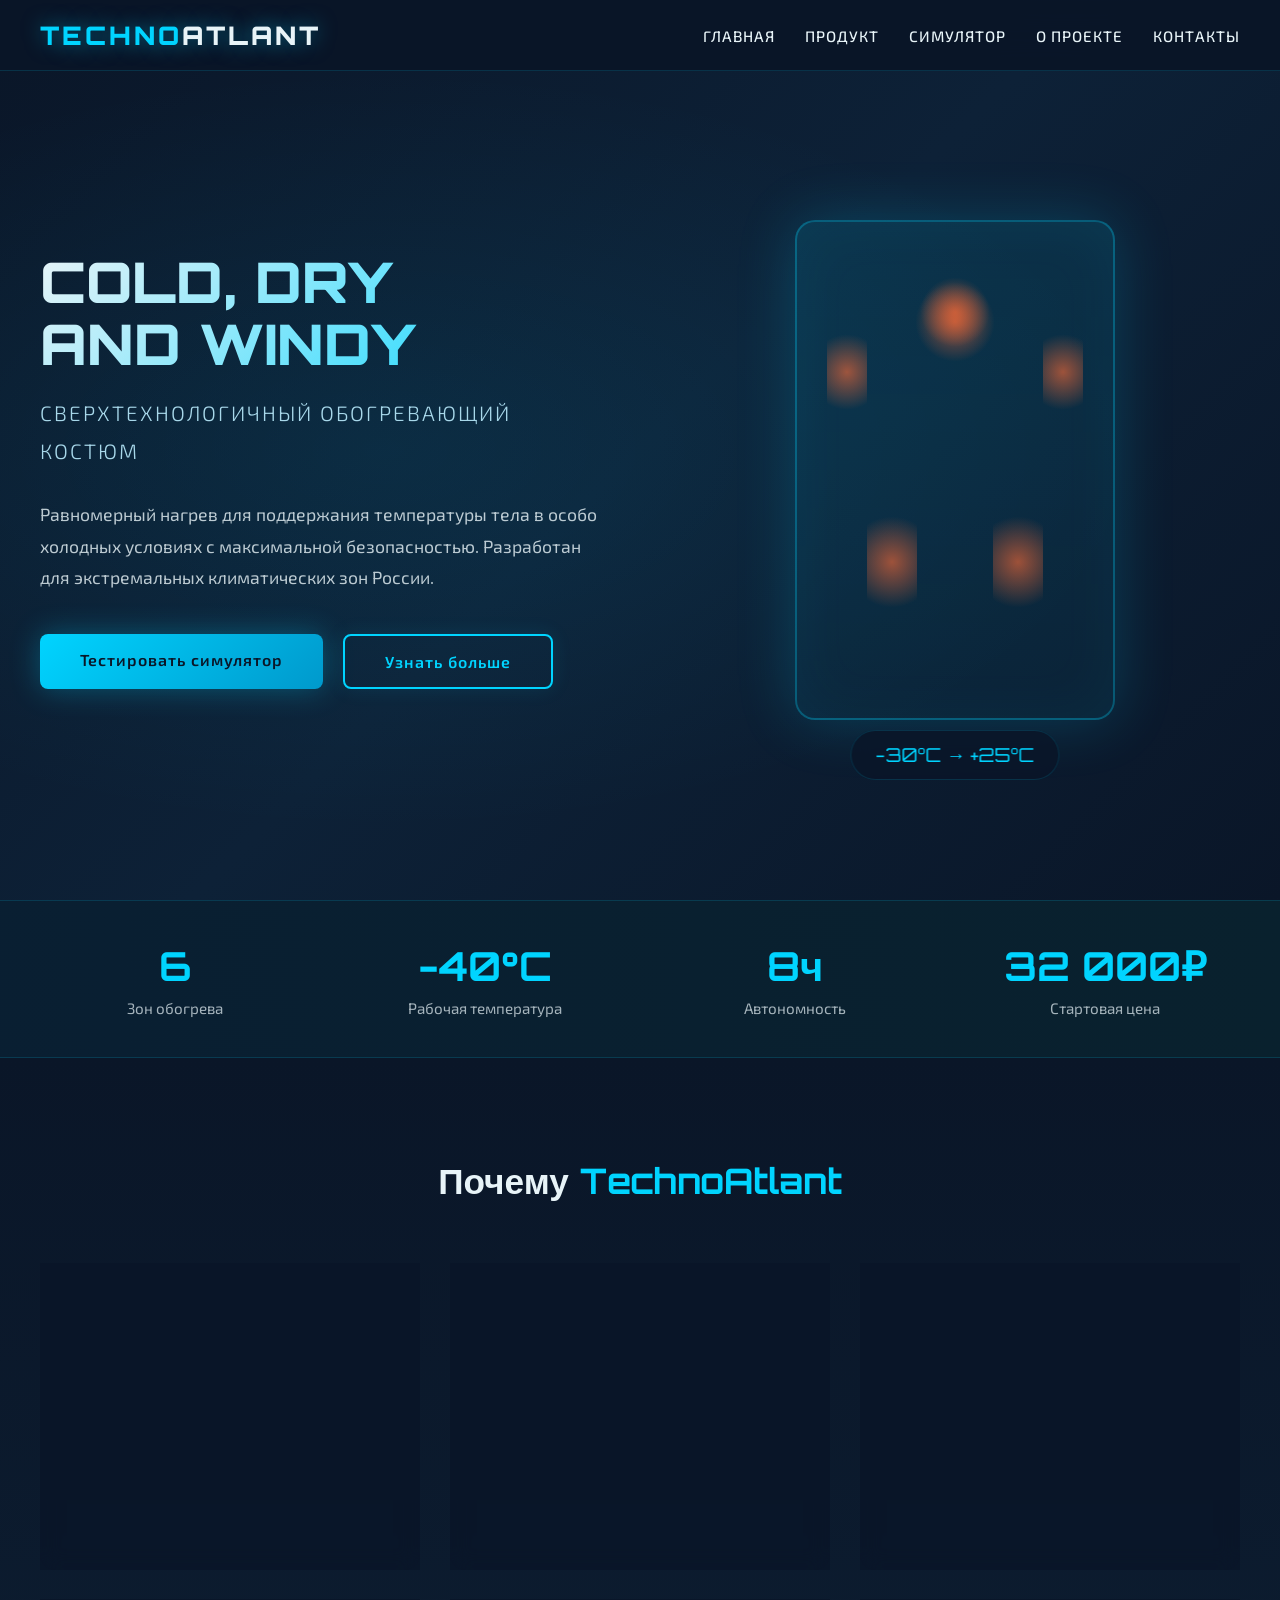
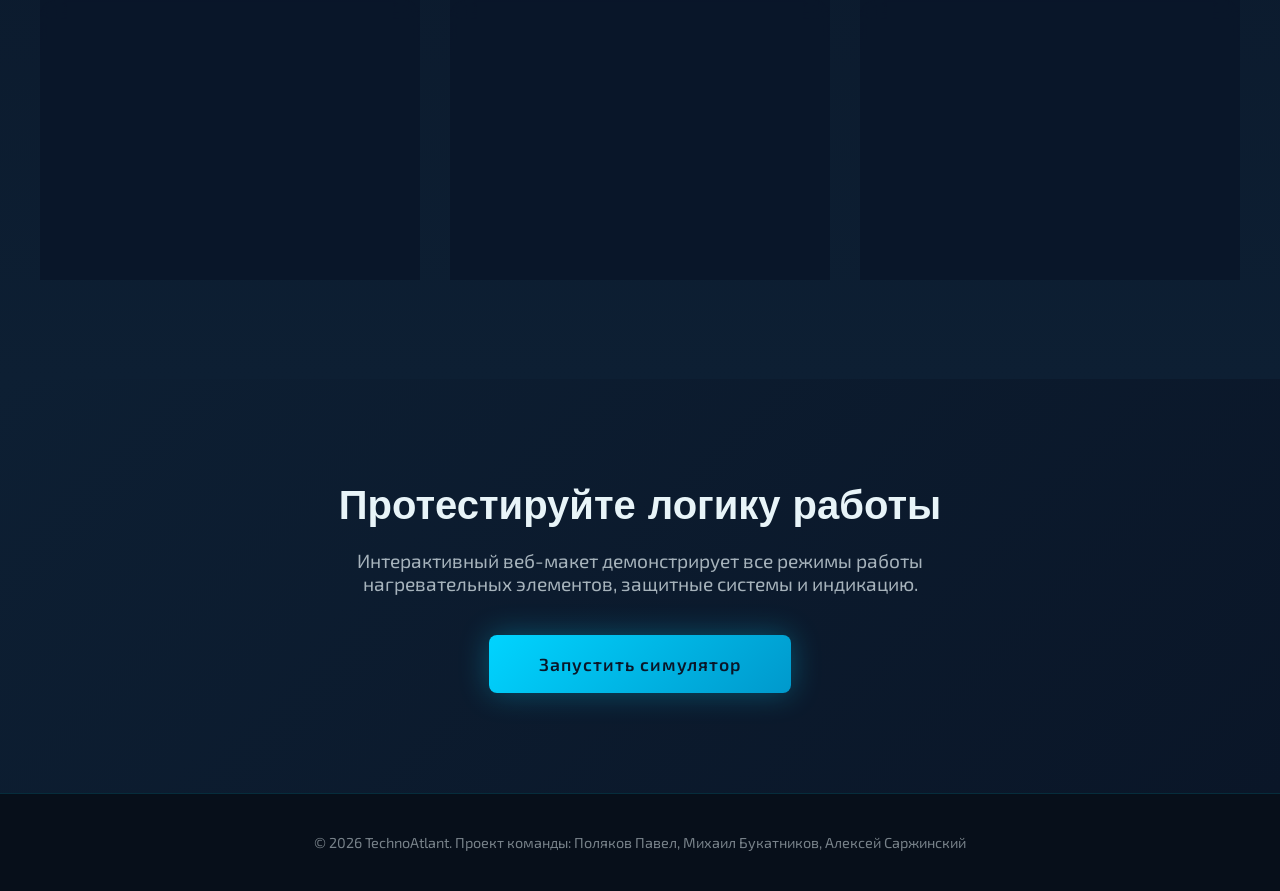
<file: 12/index.html>
<!DOCTYPE html>
<html lang="ru">
<head>
    <meta charset="UTF-8">
    <meta name="viewport" content="width=device-width, initial-scale=1.0">
    <title>TechnoAtlant — Сверхтехнологичный обогревающий костюм</title>
    <link href="https://fonts.googleapis.com/css2?family=Orbitron:wght@400;500;700;900&family=Exo+2:wght@300;400;500;600;700&display=swap" rel="stylesheet">
    <style>
        * { margin: 0; padding: 0; box-sizing: border-box; }
        :root {
            --ice-blue: #a8d8ea;
            --deep-blue: #0a1628;
            --arctic-white: #e8f4f8;
            --frost-cyan: #00d4ff;
            --aurora-green: #00ffaa;
            --warning-orange: #ff6b35;
            --danger-red: #ff2d55;
            --glass: rgba(10, 22, 40, 0.85);
            --glass-border: rgba(0, 212, 255, 0.15);
        }
        body {
            font-family: 'Exo 2', sans-serif;
            background: var(--deep-blue);
            color: var(--arctic-white);
            overflow-x: hidden;
        }
        /* Snow particles */
        .snow-container {
            position: fixed; top: 0; left: 0; width: 100%; height: 100%;
            pointer-events: none; z-index: 0; overflow: hidden;
        }
        .snowflake {
            position: absolute; top: -10px;
            background: white; border-radius: 50%;
            opacity: 0.8; animation: fall linear infinite;
        }
        @keyframes fall {
            to { transform: translateY(100vh) rotate(360deg); }
        }
        /* Navigation */
        nav {
            position: fixed; top: 0; left: 0; width: 100%;
            background: rgba(10, 22, 40, 0.95);
            backdrop-filter: blur(20px);
            border-bottom: 1px solid var(--glass-border);
            z-index: 1000; padding: 0 40px;
        }
        .nav-container {
            max-width: 1400px; margin: 0 auto;
            display: flex; justify-content: space-between; align-items: center;
            height: 70px;
        }
        .logo {
            font-family: 'Orbitron', sans-serif;
            font-size: 1.6rem; font-weight: 900;
            color: var(--frost-cyan);
            text-shadow: 0 0 20px rgba(0, 212, 255, 0.5);
            letter-spacing: 3px;
        }
        .logo span { color: var(--arctic-white); }
        .nav-links {
            display: flex; gap: 30px; list-style: none;
        }
        .nav-links a {
            color: var(--arctic-white); text-decoration: none;
            font-weight: 500; font-size: 0.95rem;
            transition: all 0.3s; position: relative;
            letter-spacing: 1px; text-transform: uppercase;
        }
        .nav-links a::after {
            content: ''; position: absolute; bottom: -5px; left: 0;
            width: 0; height: 2px; background: var(--frost-cyan);
            transition: width 0.3s;
        }
        .nav-links a:hover { color: var(--frost-cyan); }
        .nav-links a:hover::after { width: 100%; }
        /* Hero */
        .hero {
            min-height: 100vh; display: flex; align-items: center;
            justify-content: center; position: relative;
            background: linear-gradient(135deg, #0a1628 0%, #0d2137 50%, #0a1628 100%);
            padding: 120px 40px 80px;
            overflow: hidden;
        }
        .hero::before {
            content: ''; position: absolute; top: 0; left: 0; right: 0; bottom: 0;
            background: radial-gradient(ellipse at 30% 50%, rgba(0, 212, 255, 0.08) 0%, transparent 60%);
        }
        .hero-content {
            max-width: 1200px; width: 100%;
            display: grid; grid-template-columns: 1fr 1fr; gap: 60px;
            align-items: center; position: relative; z-index: 2;
        }
        .hero-text h1 {
            font-family: 'Orbitron', sans-serif;
            font-size: 3.5rem; font-weight: 900;
            line-height: 1.1; margin-bottom: 20px;
            background: linear-gradient(135deg, var(--arctic-white), var(--frost-cyan));
            -webkit-background-clip: text; -webkit-text-fill-color: transparent;
            text-shadow: none;
        }
        .hero-text .tagline {
            font-size: 1.3rem; color: var(--ice-blue);
            margin-bottom: 30px; font-weight: 300;
            letter-spacing: 2px;
        }
        .hero-text p {
            font-size: 1.1rem; line-height: 1.8; color: rgba(232, 244, 248, 0.8);
            margin-bottom: 40px;
        }
        .btn-group { display: flex; gap: 20px; flex-wrap: wrap; }
        .btn {
            padding: 16px 40px; border-radius: 8px; font-size: 1rem;
            font-weight: 600; text-decoration: none; cursor: pointer;
            transition: all 0.3s; border: none; display: inline-block;
            font-family: 'Exo 2', sans-serif; letter-spacing: 1px;
        }
        .btn-primary {
            background: linear-gradient(135deg, var(--frost-cyan), #0099cc);
            color: var(--deep-blue); box-shadow: 0 0 30px rgba(0, 212, 255, 0.3);
        }
        .btn-primary:hover {
            transform: translateY(-3px);
            box-shadow: 0 10px 40px rgba(0, 212, 255, 0.5);
        }
        .btn-outline {
            background: transparent; color: var(--frost-cyan);
            border: 2px solid var(--frost-cyan);
            box-shadow: 0 0 20px rgba(0, 212, 255, 0.1);
        }
        .btn-outline:hover {
            background: rgba(0, 212, 255, 0.1);
            transform: translateY(-3px);
        }
        .hero-visual {
            position: relative; display: flex; justify-content: center;
        }
        .suit-silhouette {
            width: 320px; height: 500px;
            background: linear-gradient(180deg, rgba(0, 212, 255, 0.1) 0%, rgba(0, 212, 255, 0.05) 100%);
            border: 2px solid rgba(0, 212, 255, 0.3);
            border-radius: 20px;
            position: relative;
            box-shadow: 0 0 60px rgba(0, 212, 255, 0.2), inset 0 0 60px rgba(0, 212, 255, 0.05);
            animation: float 6s ease-in-out infinite;
        }
        @keyframes float {
            0%, 100% { transform: translateY(0); }
            50% { transform: translateY(-20px); }
        }
        .heat-zone {
            position: absolute; border-radius: 50%;
            background: radial-gradient(circle, rgba(255, 107, 53, 0.6) 0%, transparent 70%);
            animation: pulse 2s ease-in-out infinite;
        }
        .heat-zone.chest { width: 80px; height: 80px; top: 60px; left: 50%; transform: translateX(-50%); }
        .heat-zone.back { width: 70px; height: 70px; top: 55px; left: 50%; transform: translateX(-50%); }
        .heat-zone.arm-l { width: 40px; height: 100px; top: 100px; left: 30px; border-radius: 20px; }
        .heat-zone.arm-r { width: 40px; height: 100px; top: 100px; right: 30px; border-radius: 20px; }
        .heat-zone.leg-l { width: 50px; height: 120px; top: 280px; left: 70px; border-radius: 25px; }
        .heat-zone.leg-r { width: 50px; height: 120px; top: 280px; right: 70px; border-radius: 25px; }
        @keyframes pulse {
            0%, 100% { opacity: 0.4; transform: scale(1); }
            50% { opacity: 0.8; transform: scale(1.1); }
        }
        .temp-display {
            position: absolute; bottom: -60px; left: 50%; transform: translateX(-50%);
            background: var(--glass); border: 1px solid var(--glass-border);
            padding: 12px 24px; border-radius: 30px;
            font-family: 'Orbitron', sans-serif; font-size: 1.2rem;
            color: var(--frost-cyan); white-space: nowrap;
            backdrop-filter: blur(10px);
        }
        /* Stats bar */
        .stats-bar {
            background: linear-gradient(90deg, rgba(0, 212, 255, 0.05), rgba(0, 255, 170, 0.05));
            border-top: 1px solid var(--glass-border);
            border-bottom: 1px solid var(--glass-border);
            padding: 40px;
            position: relative; z-index: 2;
        }
        .stats-container {
            max-width: 1200px; margin: 0 auto;
            display: grid; grid-template-columns: repeat(4, 1fr); gap: 40px;
        }
        .stat-item { text-align: center; }
        .stat-number {
            font-family: 'Orbitron', sans-serif; font-size: 2.5rem;
            color: var(--frost-cyan); font-weight: 700;
        }
        .stat-label { font-size: 0.95rem; color: rgba(232, 244, 248, 0.7); margin-top: 8px; }
        /* Features */
        .features {
            padding: 100px 40px; position: relative; z-index: 2;
            background: linear-gradient(180deg, var(--deep-blue), #0d1f33);
        }
        .section-title {
            font-family: 'Orbitron', sans-serif; font-size: 2.2rem;
            text-align: center; margin-bottom: 60px;
            color: var(--arctic-white);
        }
        .section-title span { color: var(--frost-cyan); }
        .features-grid {
            max-width: 1200px; margin: 0 auto;
            display: grid; grid-template-columns: repeat(3, 1fr); gap: 30px;
        }
        .feature-card {
            background: var(--glass); border: 1px solid var(--glass-border);
            border-radius: 16px; padding: 40px 30px;
            backdrop-filter: blur(10px);
            transition: all 0.3s; position: relative; overflow: hidden;
        }
        .feature-card::before {
            content: ''; position: absolute; top: 0; left: 0; right: 0; height: 3px;
            background: linear-gradient(90deg, var(--frost-cyan), var(--aurora-green));
            opacity: 0; transition: opacity 0.3s;
        }
        .feature-card:hover {
            transform: translateY(-10px);
            border-color: rgba(0, 212, 255, 0.4);
            box-shadow: 0 20px 60px rgba(0, 212, 255, 0.15);
        }
        .feature-card:hover::before { opacity: 1; }
        .feature-icon {
            width: 60px; height: 60px; border-radius: 12px;
            background: linear-gradient(135deg, rgba(0, 212, 255, 0.2), rgba(0, 255, 170, 0.2));
            display: flex; align-items: center; justify-content: center;
            font-size: 1.8rem; margin-bottom: 20px;
            border: 1px solid rgba(0, 212, 255, 0.3);
        }
        .feature-card h3 {
            font-family: 'Orbitron', sans-serif; font-size: 1.2rem;
            margin-bottom: 12px; color: var(--arctic-white);
        }
        .feature-card p { color: rgba(232, 244, 248, 0.7); line-height: 1.7; }
        /* CTA */
        .cta-section {
            padding: 100px 40px; text-align: center;
            background: linear-gradient(135deg, #0d1f33, #0a1628);
            position: relative; z-index: 2;
        }
        .cta-section h2 {
            font-family: 'Orbitron', sans-serif; font-size: 2.5rem;
            margin-bottom: 20px;
        }
        .cta-section p {
            font-size: 1.2rem; color: rgba(232, 244, 248, 0.7);
            max-width: 600px; margin: 0 auto 40px;
        }
        /* Footer */
        footer {
            background: #070f1a; padding: 40px;
            border-top: 1px solid var(--glass-border);
            text-align: center; position: relative; z-index: 2;
        }
        footer p { color: rgba(232, 244, 248, 0.5); font-size: 0.9rem; }
        /* Responsive */
        @media (max-width: 900px) {
            .hero-content { grid-template-columns: 1fr; text-align: center; }
            .hero-text h1 { font-size: 2.5rem; }
            .features-grid { grid-template-columns: 1fr; }
            .stats-container { grid-template-columns: repeat(2, 1fr); }
            .nav-links { display: none; }
        }
    </style>
</head>
<body>
    <div class="snow-container" id="snow"></div>

    <nav>
        <div class="nav-container">
            <div class="logo">TECHNO<span>ATLANT</span></div>
            <ul class="nav-links">
                <li><a href="index.html">Главная</a></li>
                <li><a href="product.html">Продукт</a></li>
                <li><a href="simulator.html">Симулятор</a></li>
                <li><a href="about.html">О проекте</a></li>
                <li><a href="contacts.html">Контакты</a></li>
            </ul>
        </div>
    </nav>

    <section class="hero">
        <div class="hero-content">
            <div class="hero-text">
                <h1>COLD, DRY<br>AND WINDY</h1>
                <p class="tagline">СВЕРХТЕХНОЛОГИЧНЫЙ ОБОГРЕВАЮЩИЙ КОСТЮМ</p>
                <p>Равномерный нагрев для поддержания температуры тела в особо холодных условиях с максимальной безопасностью. Разработан для экстремальных климатических зон России.</p>
                <div class="btn-group">
                    <a href="simulator.html" class="btn btn-primary">Тестировать симулятор</a>
                    <a href="product.html" class="btn btn-outline">Узнать больше</a>
                </div>
            </div>
            <div class="hero-visual">
                <div class="suit-silhouette">
                    <div class="heat-zone chest"></div>
                    <div class="heat-zone back"></div>
                    <div class="heat-zone arm-l"></div>
                    <div class="heat-zone arm-r"></div>
                    <div class="heat-zone leg-l"></div>
                    <div class="heat-zone leg-r"></div>
                </div>
                <div class="temp-display">−30°C → +25°C</div>
            </div>
        </div>
    </section>

    <section class="stats-bar">
        <div class="stats-container">
            <div class="stat-item">
                <div class="stat-number">6</div>
                <div class="stat-label">Зон обогрева</div>
            </div>
            <div class="stat-item">
                <div class="stat-number">−40°C</div>
                <div class="stat-label">Рабочая температура</div>
            </div>
            <div class="stat-item">
                <div class="stat-number">8ч</div>
                <div class="stat-label">Автономность</div>
            </div>
            <div class="stat-item">
                <div class="stat-number">32 000₽</div>
                <div class="stat-label">Стартовая цена</div>
            </div>
        </div>
    </section>

    <section class="features">
        <h2 class="section-title">Почему <span>TechnoAtlant</span></h2>
        <div class="features-grid">
            <div class="feature-card">
                <div class="feature-icon">🔥</div>
                <h3>6 зон обогрева</h3>
                <p>Грудь, спина, руки, бёдра и голени — полное покрытие тела для максимального комфорта в экстремальном холоде.</p>
            </div>
            <div class="feature-card">
                <div class="feature-icon">⚡</div>
                <h3>Умное управление</h3>
                <p>Микроконтроллерная система с тремя режимами: экономичный, стандартный и интенсивный обогрев.</p>
            </div>
            <div class="feature-card">
                <div class="feature-icon">🛡️</div>
                <h3>Безопасность</h3>
                <p>Многоуровневая защита от перегрева, короткого замыкания и попадания влаги. Сертификация по ТР ТС.</p>
            </div>
            <div class="feature-card">
                <div class="feature-icon">🔋</div>
                <h3>Долгая автономность</h3>
                <p>Li-ion аккумуляторы с режимом экономии энергии. До 8 часов непрерывной работы.</p>
            </div>
            <div class="feature-card">
                <div class="feature-icon">💧</div>
                <h3>Водонепроницаемость</h3>
                <p>Мембранная ткань защищает от влаги и ветра при сохранении паропроницаемости.</p>
            </div>
            <div class="feature-card">
                <div class="feature-icon">🏔️</div>
                <h3>Для суровых условий</h3>
                <p>Разработан для Мурманска, Якутска, Норильска и других регионов с экстремальным климатом.</p>
            </div>
        </div>
    </section>

    <section class="cta-section">
        <h2>Протестируйте логику работы</h2>
        <p>Интерактивный веб-макет демонстрирует все режимы работы нагревательных элементов, защитные системы и индикацию.</p>
        <a href="simulator.html" class="btn btn-primary" style="font-size: 1.1rem; padding: 18px 50px;">Запустить симулятор</a>
    </section>

    <footer>
        <p>© 2026 TechnoAtlant. Проект команды: Поляков Павел, Михаил Букатников, Алексей Саржинский</p>
    </footer>

    <script>
        // Snow animation
        const snowContainer = document.getElementById('snow');
        for (let i = 0; i < 50; i++) {
            const flake = document.createElement('div');
            flake.className = 'snowflake';
            flake.style.left = Math.random() * 100 + '%';
            flake.style.width = flake.style.height = Math.random() * 4 + 2 + 'px';
            flake.style.animationDuration = Math.random() * 5 + 5 + 's';
            flake.style.animationDelay = Math.random() * 5 + 's';
            flake.style.opacity = Math.random() * 0.5 + 0.3;
            snowContainer.appendChild(flake);
        }
    </script>
</body>
</html>
</file>
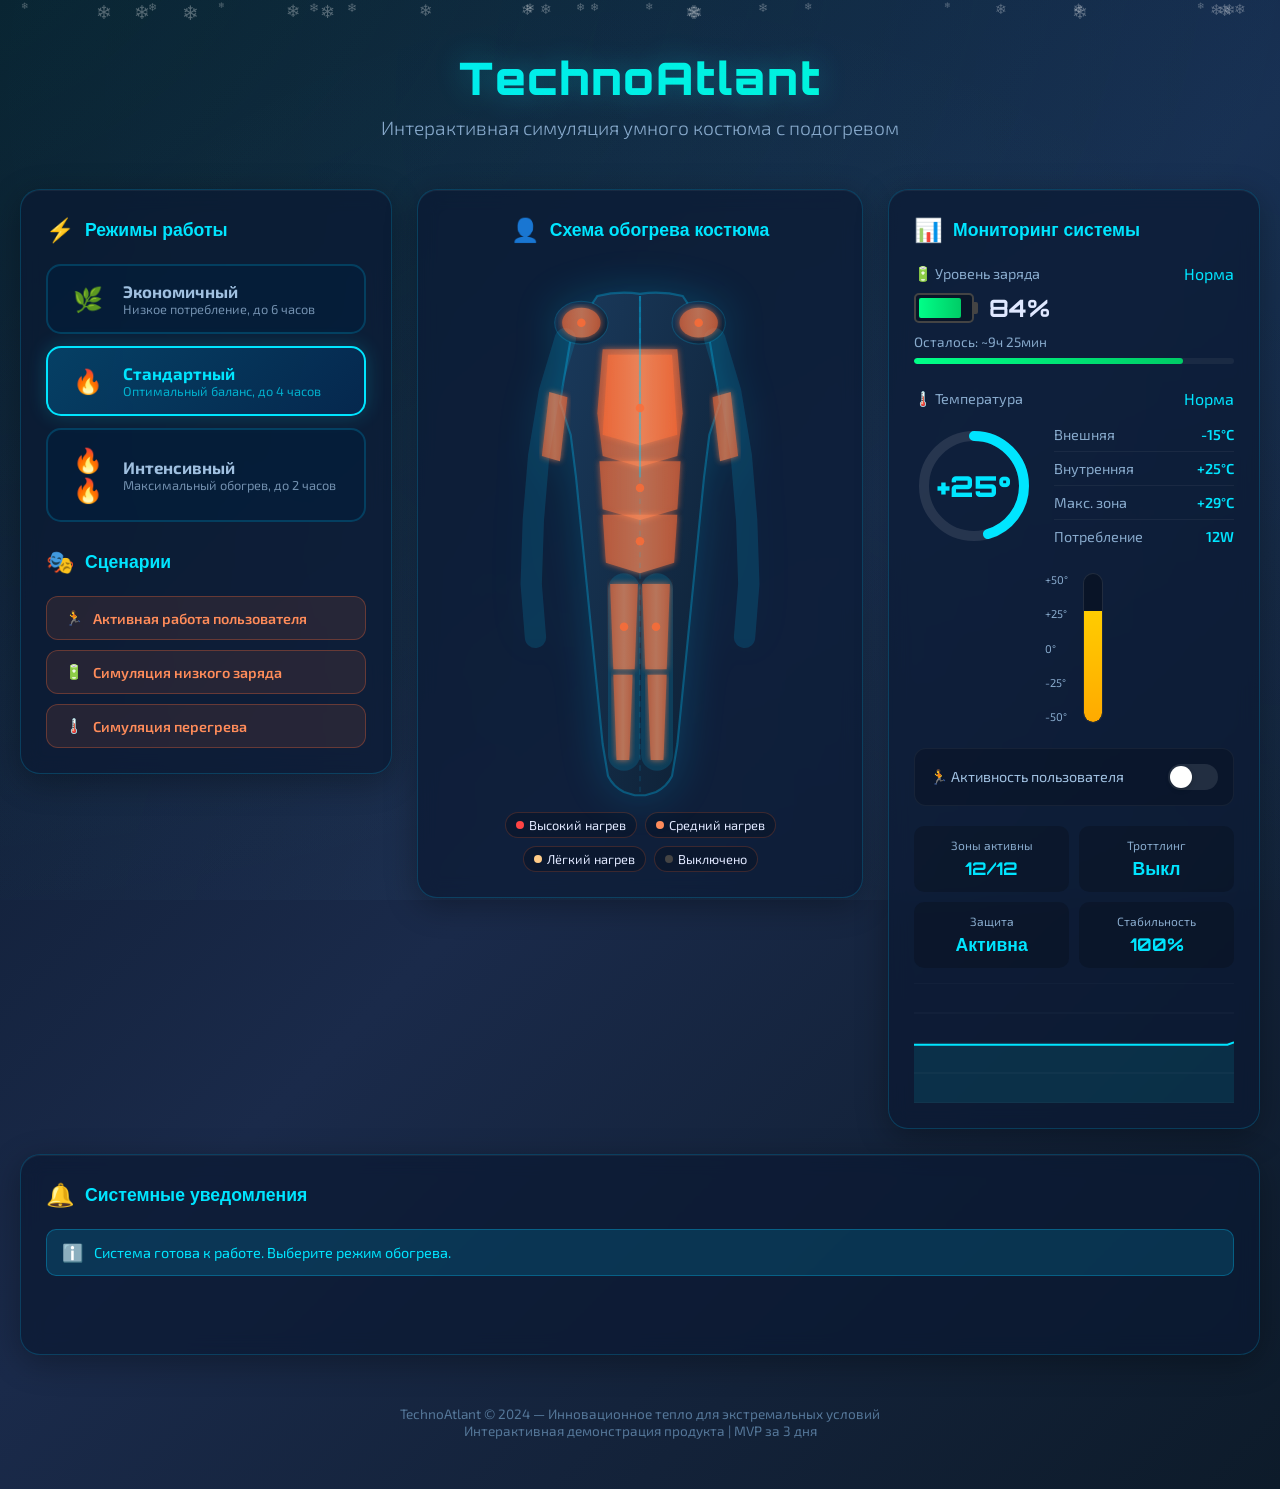
<file: TechnoAtlant/index.html>
<!DOCTYPE html>
<html lang="ru">
<head>
    <meta charset="UTF-8">
    <meta name="viewport" content="width=device-width, initial-scale=1.0">
    <title>TechnoAtlant — Умный костюм с подогревом</title>
    <link href="https://fonts.googleapis.com/css2?family=Orbitron:wght@400;700;900&family=Exo+2:wght@300;400;600;700&display=swap" rel="stylesheet">
    <link rel="stylesheet" href="style.css">
<base target="_blank">
</head>
<body>
    <div class="aurora-bg"></div>
    <div id="snowflakes"></div>

    <div class="main-container">
        <div class="header">
            <h1>TechnoAtlant</h1>
            <div class="subtitle">Интерактивная симуляция умного костюма с подогревом</div>
        </div>

        <div class="content-grid">
            <!-- Левая панель — Режимы и сценарии -->
            <div class="panel">
                <div class="panel-title">
                    <span class="icon">⚡</span>
                    Режимы работы
                </div>
                <div class="mode-buttons">
                    <button class="mode-btn" data-mode="eco" onclick="setMode('eco')">
                        <span class="mode-icon">🌿</span>
                        <div class="mode-info">
                            <span class="mode-name">Экономичный</span>
                            <span class="mode-desc">Низкое потребление, до 6 часов</span>
                        </div>
                    </button>
                    <button class="mode-btn active" data-mode="standard" onclick="setMode('standard')">
                        <span class="mode-icon">🔥</span>
                        <div class="mode-info">
                            <span class="mode-name">Стандартный</span>
                            <span class="mode-desc">Оптимальный баланс, до 4 часов</span>
                        </div>
                    </button>
                    <button class="mode-btn" data-mode="intense" onclick="setMode('intense')">
                        <span class="mode-icon">🔥🔥</span>
                        <div class="mode-info">
                            <span class="mode-name">Интенсивный</span>
                            <span class="mode-desc">Максимальный обогрев, до 2 часов</span>
                        </div>
                    </button>
                </div>

                <div class="panel-title" style="margin-top: 25px;">
                    <span class="icon">🎭</span>
                    Сценарии
                </div>
                <div class="scenario-buttons">
                    <button class="scenario-btn" id="scenario-activity" onclick="toggleActivity()">
                        <span>🏃</span>
                        <span>Активная работа пользователя</span>
                    </button>
                    <button class="scenario-btn" id="scenario-lowbat" onclick="triggerLowBattery()">
                        <span>🔋</span>
                        <span>Симуляция низкого заряда</span>
                    </button>
                    <button class="scenario-btn" id="scenario-overheat" onclick="triggerOverheat()">
                        <span>🌡️</span>
                        <span>Симуляция перегрева</span>
                    </button>
                </div>

                <div class="throttling-indicator" id="throttling-indicator">
                    <span>⚠️</span>
                    <span>ТРОТТЛИНГ АКТИВЕН: Мощность снижена для защиты!</span>
                </div>
            </div>

            <!-- Центральная панель — Костюм -->
            <div class="panel">
                <div class="panel-title" style="justify-content: center;">
                    <span class="icon">👤</span>
                    Схема обогрева костюма
                </div>
                <div class="suit-container">
                    <svg class="suit-svg" viewBox="0 0 300 500" xmlns="http://www.w3.org/2000/svg">
                        <defs>
                            <linearGradient id="suitGradient" x1="0%" y1="0%" x2="100%" y2="100%">
                                <stop offset="0%" style="stop-color:#1a3a5c;stop-opacity:1" />
                                <stop offset="100%" style="stop-color:#0d1f33;stop-opacity:1" />
                            </linearGradient>
                            <linearGradient id="heatGradient" x1="0%" y1="0%" x2="100%" y2="0%">
                                <stop offset="0%" style="stop-color:#ff6b35;stop-opacity:0.9" />
                                <stop offset="50%" style="stop-color:#ff8c5a;stop-opacity:1" />
                                <stop offset="100%" style="stop-color:#ff6b35;stop-opacity:0.9" />
                            </linearGradient>
                            <filter id="glow">
                                <feGaussianBlur stdDeviation="3" result="coloredBlur"/>
                                <feMerge>
                                    <feMergeNode in="coloredBlur"/>
                                    <feMergeNode in="SourceGraphic"/>
                                </feMerge>
                            </filter>
                            <filter id="strongGlow">
                                <feGaussianBlur stdDeviation="6" result="coloredBlur"/>
                                <feMerge>
                                    <feMergeNode in="coloredBlur"/>
                                    <feMergeNode in="SourceGraphic"/>
                                </feMerge>
                            </filter>
                        </defs>

                        <!-- Основной контур костюма -->
                        <path d="M110 30 Q130 25,150 28 Q170 25,190 30 L200 45 Q210 55,215 70 L220 100 L225 130 L215 160 L210 200 L205 250 L200 300 L195 350 L190 400 L185 450 L180 480 Q175 490,165 495 L155 498 L145 498 L135 495 Q125 490,120 480 L115 450 L110 400 L105 350 L100 300 L95 250 L90 200 L85 160 L75 130 L80 100 L85 70 Q90 55,100 45 Z" 
                              fill="url(#suitGradient)" stroke="rgba(0,200,255,0.3)" stroke-width="2"/>

                        <!-- Плечи -->
                        <ellipse cx="95" cy="55" rx="25" ry="20" 
                        fill="url(#suitGradient)" 
                        stroke="rgba(0,200,255,0.2)" 
                        stroke-width="1"/>
                        <ellipse cx="205" cy="55" rx="25" ry="20" 
                        fill="url(#suitGradient)" 
                        stroke="rgba(0,200,255,0.2)" 
                        stroke-width="1"/>

                        <!-- Руки -->
                        <path d="M80 70 L65 120 L55 180 L50 240 L48 300 L52 350" 
                              fill="none" 
                              stroke="rgba(0,200,255,0.15)" 
                              stroke-width="20" 
                              stroke-linecap="round"/>

                        <path d="M220 70 L235 120 L245 180 L250 240 L252 300 L248 350" 
                              fill="none" 
                              stroke="rgba(0,200,255,0.15)" 
                              stroke-width="20" 
                              stroke-linecap="round"/>

                        <!-- Ноги -->
                        <path d="M135 305 L135 420 L135 460" 
                            fill="none"
                            stroke="rgba(0,200,255,0.15)" 
                            stroke-width="30" 
                            stroke-linecap="round"/>

                        <path d="M166 305 L166 420 L166 460" 
                            fill="none" 
                            stroke="rgba(0,200,255,0.15)" 
                            stroke-width="30" 
                            stroke-linecap="round"/>

                        <!-- ЗОНЫ ОБОГРЕВА -->
                        <path id="zone-chest" class="heat-zone" 
                              d="M115 80 L185 80 L190 140 L185 180 L150 190 L115 180 L110 140 Z" 
                              fill="url(#heatGradient)" opacity="0.6" filter="url(#glow)"/>
                        <path id="zone-back" class="heat-zone"
                              d="M120 85 L180 85 L185 160 L150 170 L115 160 Z"
                              fill="url(#heatGradient)" opacity="0.5" filter="url(#glow)"/>
                        <path id="zone-stomach" class="heat-zone"
                              d="M112 185 L188 185 L185 230 L150 240 L115 230 Z"
                              fill="url(#heatGradient)" opacity="0.5" filter="url(#glow)"/>
                        <path id="zone-waist" class="heat-zone"
                              d="M115 235 L185 235 L182 280 L150 290 L118 280 Z"
                              fill="url(#heatGradient)" opacity="0.5" filter="url(#glow)"/>
                        <ellipse id="zone-l-shoulder" class="heat-zone" cx="95" cy="55" rx="18" ry="14" 
                                 fill="url(#heatGradient)" opacity="0.4" filter="url(#glow)"/>
                        <ellipse id="zone-r-shoulder" class="heat-zone" cx="205" cy="55" rx="18" ry="14" 
                                 fill="url(#heatGradient)" opacity="0.4" filter="url(#glow)"/>
                        <path id="zone-l-arm" class="heat-zone"
                              d="M65 120 L58 180 L75 185 L82 125 Z"
                              fill="url(#heatGradient)" opacity="0.3" filter="url(#glow)"/>
                        <path id="zone-r-arm" class="heat-zone"
                              d="M235 120 L242 180 L225 185 L218 125 Z"
                              fill="url(#heatGradient)" opacity="0.3" filter="url(#glow)"/>
                        <path id="zone-l-thigh" class="heat-zone"
                              d="M122 300 L148 300 L145 380 L125 380 Z"
                              fill="url(#heatGradient)" opacity="0.4" filter="url(#glow)"/>
                        <path id="zone-r-thigh" class="heat-zone"
                              d="M152 300 L178 300 L175 380 L155 380 Z"
                              fill="url(#heatGradient)" opacity="0.4" filter="url(#glow)"/>
                        <path id="zone-l-calf" class="heat-zone"
                              d="M125 385 L143 385 L140 465 L128 465 Z"
                              fill="url(#heatGradient)" opacity="0.3" filter="url(#glow)"/>
                        <path id="zone-r-calf" class="heat-zone"
                              d="M157 385 L175 385 L172 465 L160 465 Z"
                              fill="url(#heatGradient)" opacity="0.3" filter="url(#glow)"/>

                        <!-- Центральная линия и молния -->
                        <line x1="150" y1="30" x2="150" y2="495" 
                              stroke="rgba(0,200,255,0.2)" stroke-width="1" stroke-dasharray="5,5"/>
                        <line x1="150" y1="30" x2="150" y2="200" 
                              stroke="rgba(0,200,255,0.4)" stroke-width="2"/>

                        <!-- Индикаторы температуры зон -->
                        <circle id="ind-chest" cx="150" cy="135" r="4" fill="#ff6b35" opacity="0.8"/>
                        <circle id="ind-stomach" cx="150" cy="210" r="4" fill="#ff6b35" opacity="0.8"/>
                        <circle id="ind-waist" cx="150" cy="260" r="4" fill="#ff6b35" opacity="0.8"/>
                        <circle id="ind-l-shoulder" cx="95" cy="55" r="4" fill="#ff6b35" opacity="0.8"/>
                        <circle id="ind-r-shoulder" cx="205" cy="55" r="4" fill="#ff6b35" opacity="0.8"/>
                        <circle id="ind-l-thigh" cx="135" cy="340" r="4" fill="#ff6b35" opacity="0.8"/>
                        <circle id="ind-r-thigh" cx="165" cy="340" r="4" fill="#ff6b35" opacity="0.8"/>
                    </svg>
                </div>

                <div class="zones-legend">
                    <div class="zone-legend-item"><div class="zone-legend-dot" style="background:#ff4444;"></div>Высокий нагрев</div>
                    <div class="zone-legend-item"><div class="zone-legend-dot" style="background:#ff8c5a;"></div>Средний нагрев</div>
                    <div class="zone-legend-item"><div class="zone-legend-dot" style="background:#ffcc88;"></div>Лёгкий нагрев</div>
                    <div class="zone-legend-item"><div class="zone-legend-dot" style="background:#444;"></div>Выключено</div>
                </div>
            </div>

            <!-- Правая панель — Мониторинг -->
            <div class="panel">
                <div class="panel-title">
                    <span class="icon">📊</span>
                    Мониторинг системы
                </div>

                <div class="battery-section">
                    <div class="battery-header">
                        <span class="battery-label">🔋 Уровень заряда</span>
                        <span id="battery-status">Норма</span>
                    </div>
                    <div class="battery-display">
                        <div class="battery-icon">
                            <div class="battery-fill" id="battery-fill" style="width: 85%;"></div>
                        </div>
                        <div class="battery-text" id="battery-text">85%</div>
                    </div>
                    <div class="battery-time" id="battery-time">Осталось: ~3ч 24мин</div>
                    <div class="progress-bar">
                        <div class="progress-fill" id="battery-progress" style="width: 85%; background: linear-gradient(90deg, #00ff88, #00cc66);"></div>
                    </div>
                </div>

                <div class="temp-section">
                    <div class="temp-header">
                        <span class="temp-label">🌡️ Температура</span>
                        <span id="temp-status">Норма</span>
                    </div>
                    <div class="temp-display">
                        <div class="temp-gauge">
                            <svg viewBox="0 0 120 120" width="120" height="120">
                                <circle class="temp-gauge-bg" cx="60" cy="60" r="50"/>
                                <circle id="temp-gauge-fill" class="temp-gauge-fill" cx="60" cy="60" r="50"
                                        stroke-dasharray="314" stroke-dashoffset="157" stroke="#00e5ff"/>
                            </svg>
                            <div class="temp-value" id="temp-value">+24°</div>
                        </div>
                        <div class="temp-details">
                            <div class="temp-detail-row">
                                <span class="temp-detail-label">Внешняя</span>
                                <span class="temp-detail-value" id="temp-ambient">-15°C</span>
                            </div>
                            <div class="temp-detail-row">
                                <span class="temp-detail-label">Внутренняя</span>
                                <span class="temp-detail-value" id="temp-internal">+24°C</span>
                            </div>
                            <div class="temp-detail-row">
                                <span class="temp-detail-label">Макс. зона</span>
                                <span class="temp-detail-value" id="temp-max">+28°C</span>
                            </div>
                            <div class="temp-detail-row">
                                <span class="temp-detail-label">Потребление</span>
                                <span class="temp-detail-value" id="power-consumption">12W</span>
                            </div>
                        </div>
                    </div>

                    <div class="thermometer-visual">
                        <div class="thermometer-marks">
                            <span>+50°</span>
                            <span>+25°</span>
                            <span>0°</span>
                            <span>-25°</span>
                            <span>-50°</span>
                        </div>
                        <div class="thermometer-bar">
                            <div class="thermometer-fill" id="thermometer-fill" style="height: 50%; background: linear-gradient(to top, #00e5ff, #00ff88);"></div>
                        </div>
                    </div>
                </div>

                <div class="activity-toggle">
                    <span class="activity-toggle-label">🏃 Активность пользователя</span>
                    <div class="toggle-switch" id="activity-toggle" onclick="toggleActivity()"></div>
                </div>

                <div class="system-status">
                    <div class="status-item">
                        <div class="status-label">Зоны активны</div>
                        <div class="status-value" id="active-zones">12/12</div>
                    </div>
                    <div class="status-item">
                        <div class="status-label">Троттлинг</div>
                        <div class="status-value" id="throttling-status">Выкл</div>
                    </div>
                    <div class="status-item">
                        <div class="status-label">Защита</div>
                        <div class="status-value" id="protection-status">Активна</div>
                    </div>
                    <div class="status-item">
                        <div class="status-label">Стабильность</div>
                        <div class="status-value" id="stability-status">100%</div>
                    </div>
                </div>

                <div class="temp-chart">
                    <canvas id="tempChart"></canvas>
                </div>
            </div>
        </div>

        <!-- Нижняя панель — Предупреждения -->
        <div class="panel" style="margin-top: 25px;">
            <div class="panel-title">
                <span class="icon">🔔</span>
                Системные уведомления
            </div>
            <div class="alerts-section" id="alerts-container">
                <div class="alert-item alert-info">
                    <span class="alert-icon">ℹ️</span>
                    <span>Система готова к работе. Выберите режим обогрева.</span>
                </div>
            </div>
        </div>

        <div class="footer">
            TechnoAtlant © 2024 — Инновационное тепло для экстремальных условий<br>
            Интерактивная демонстрация продукта | MVP за 3 дня
        </div>
    </div>

    <script src="script.js"></script>
</body>
</html>
</file>
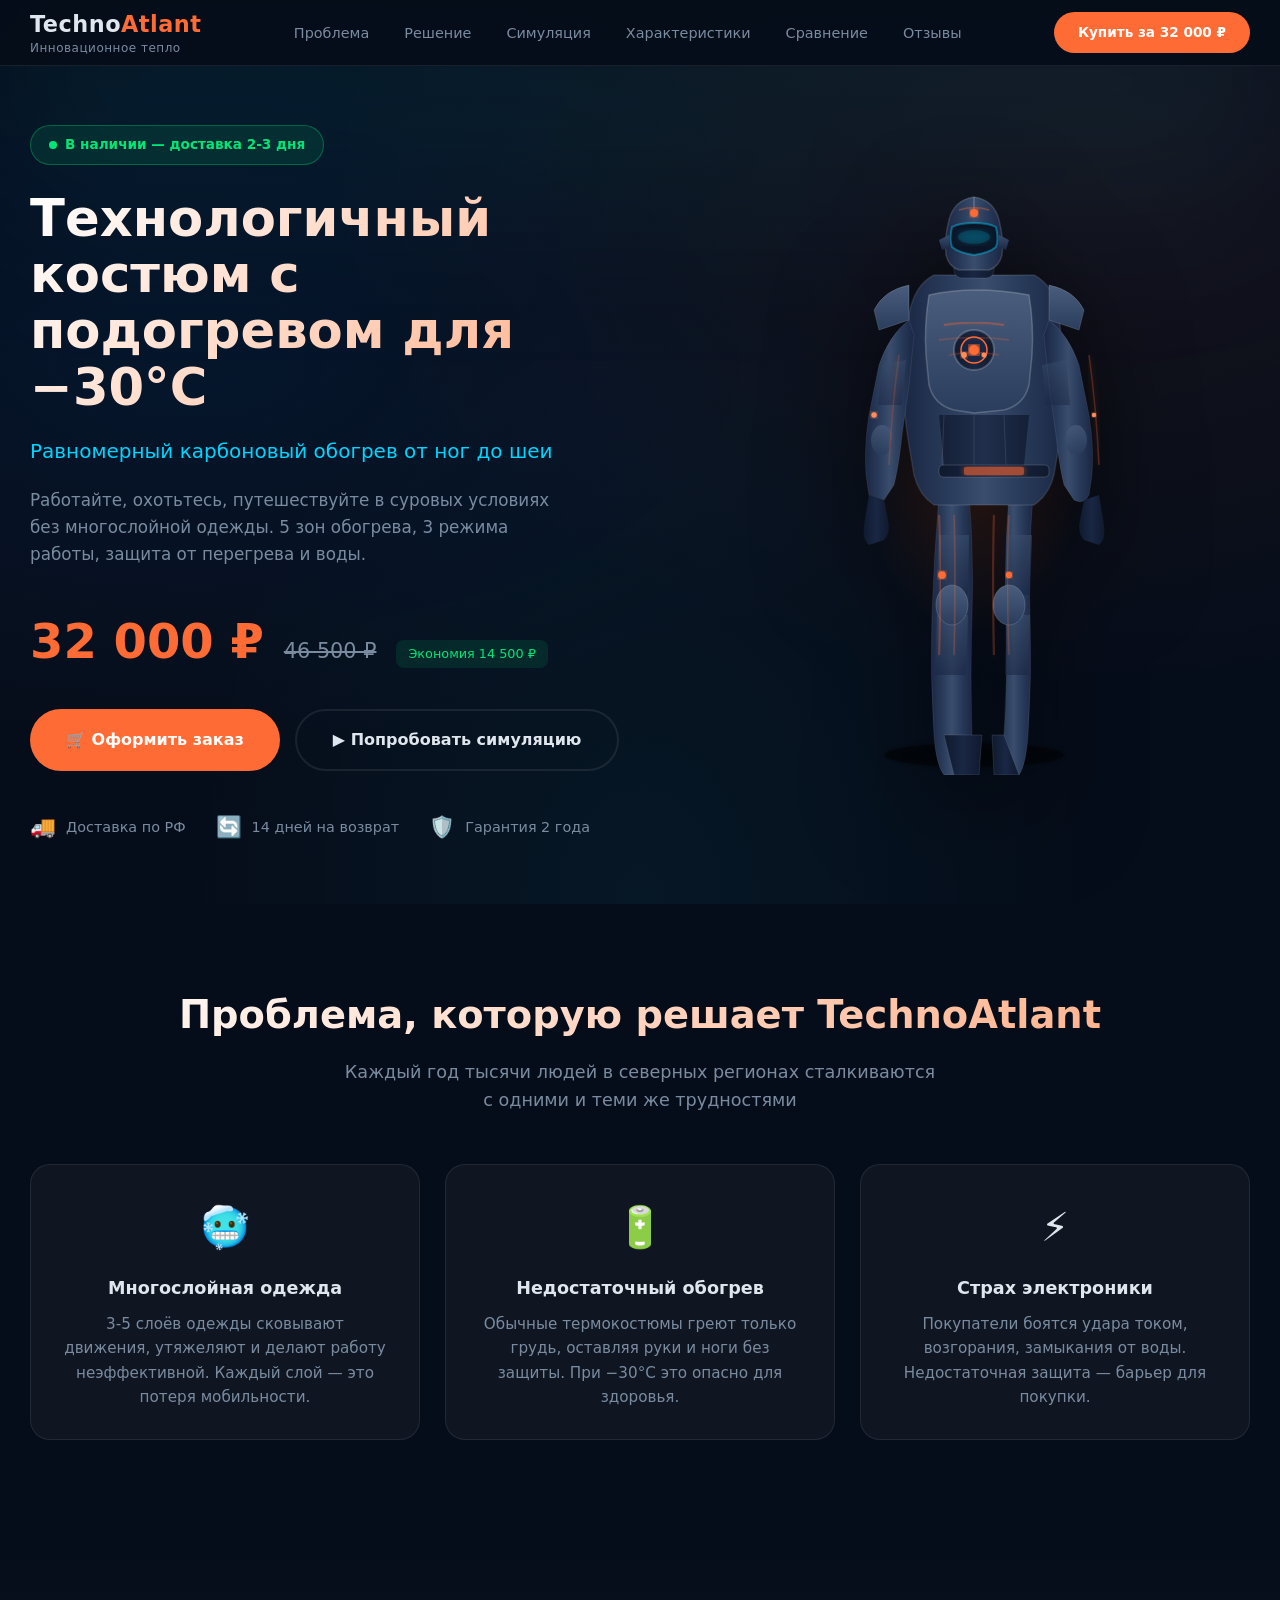
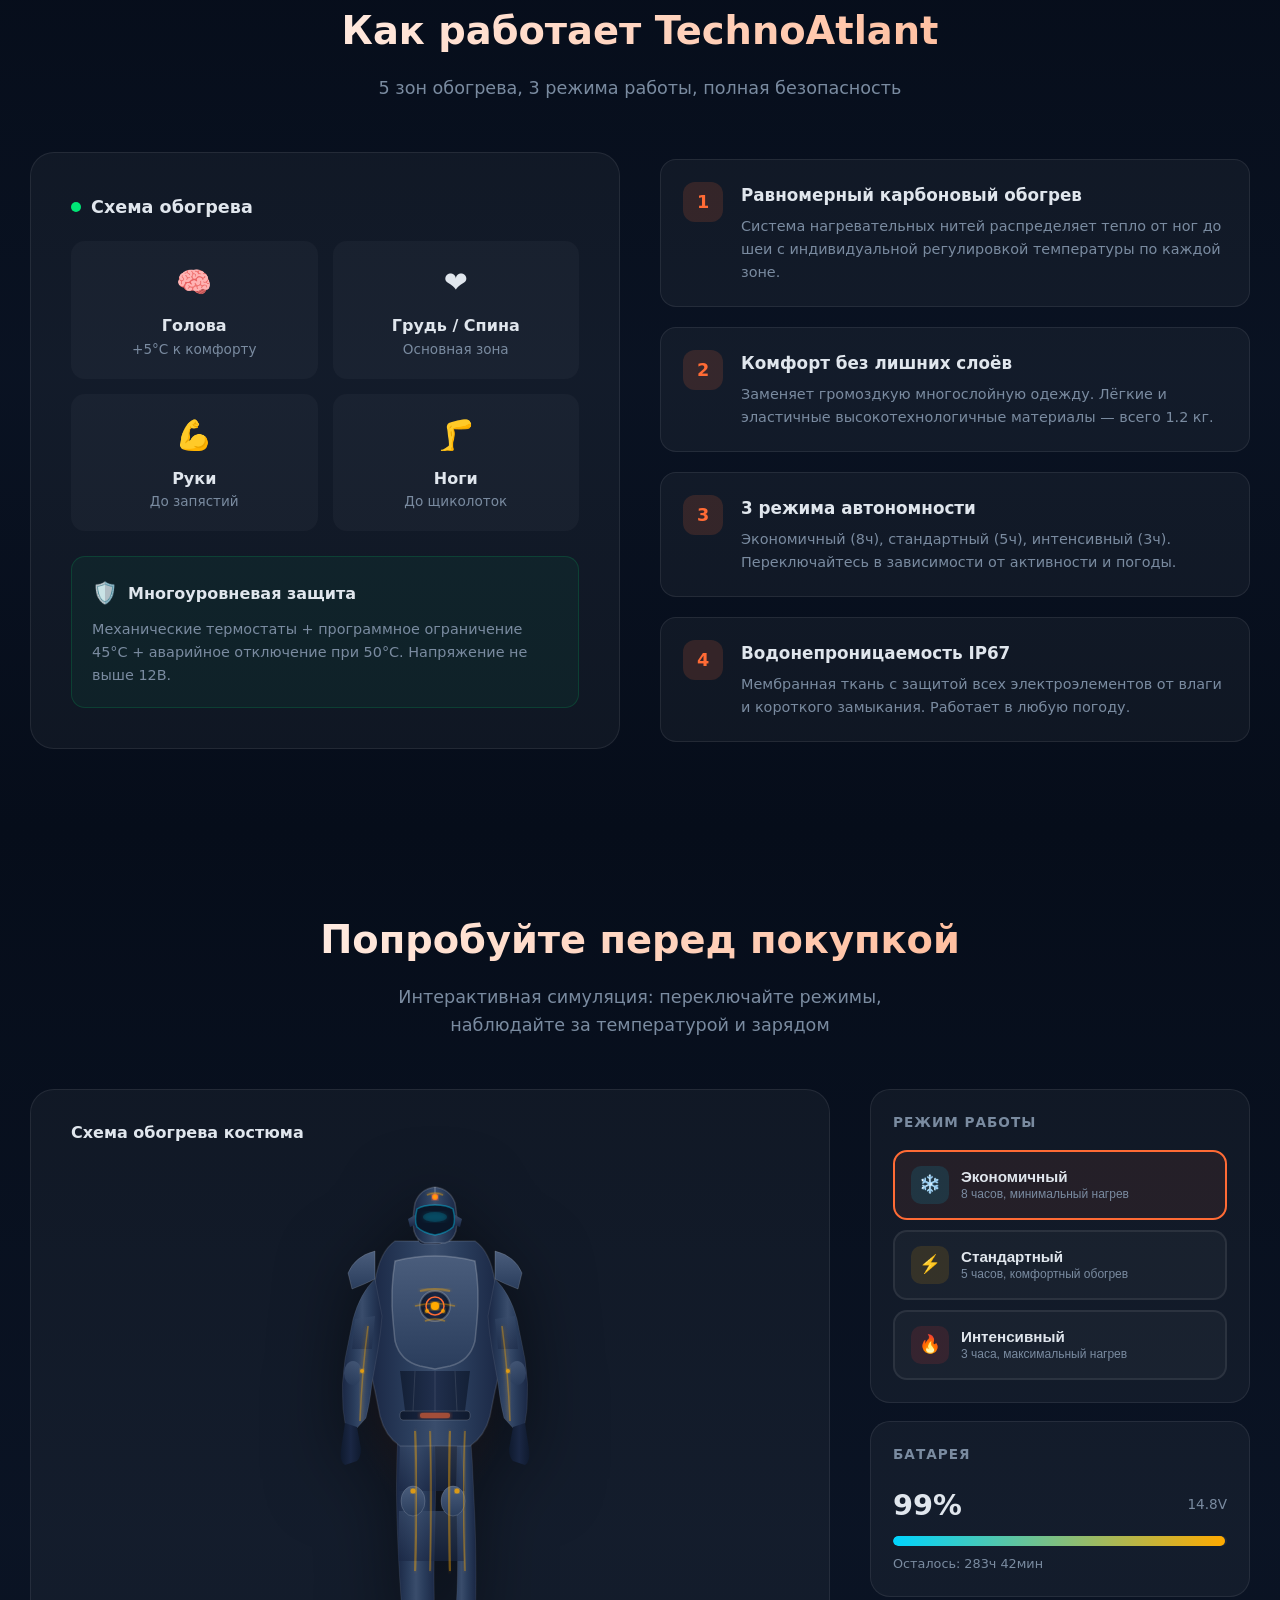
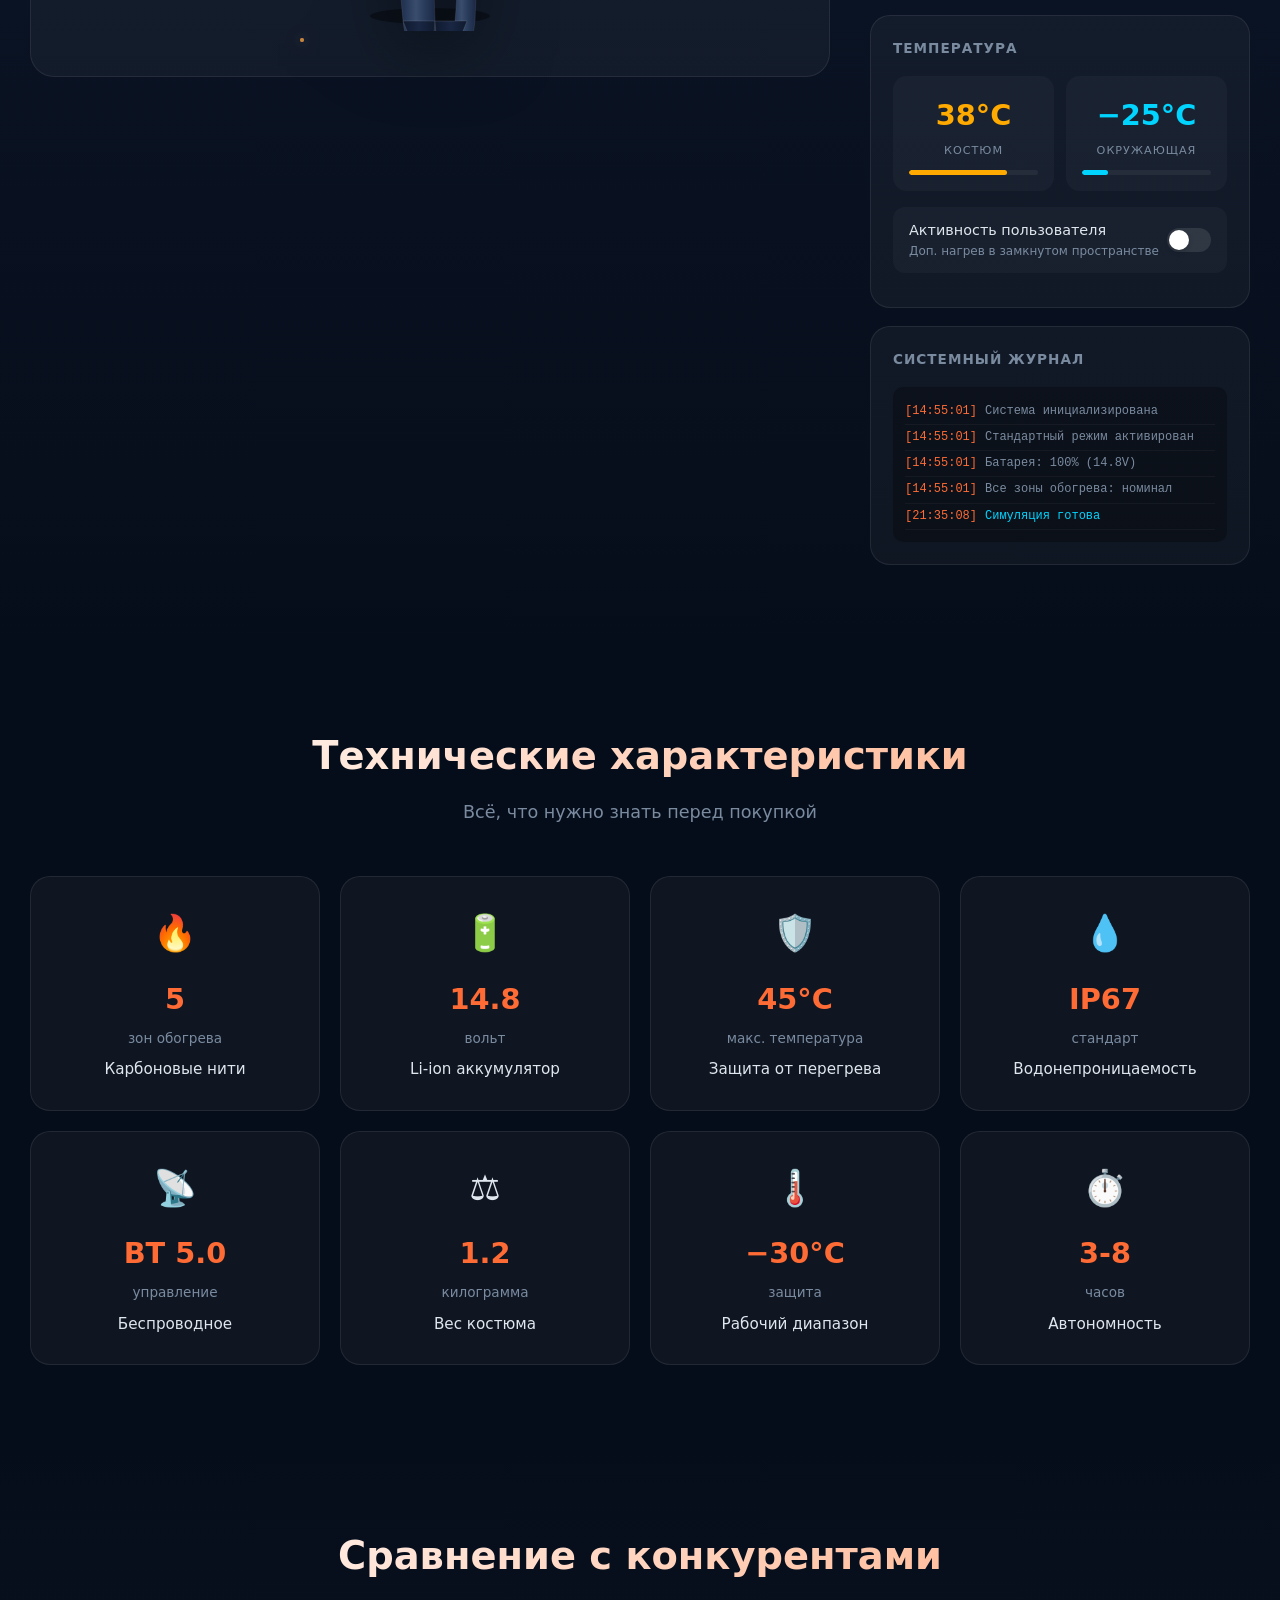
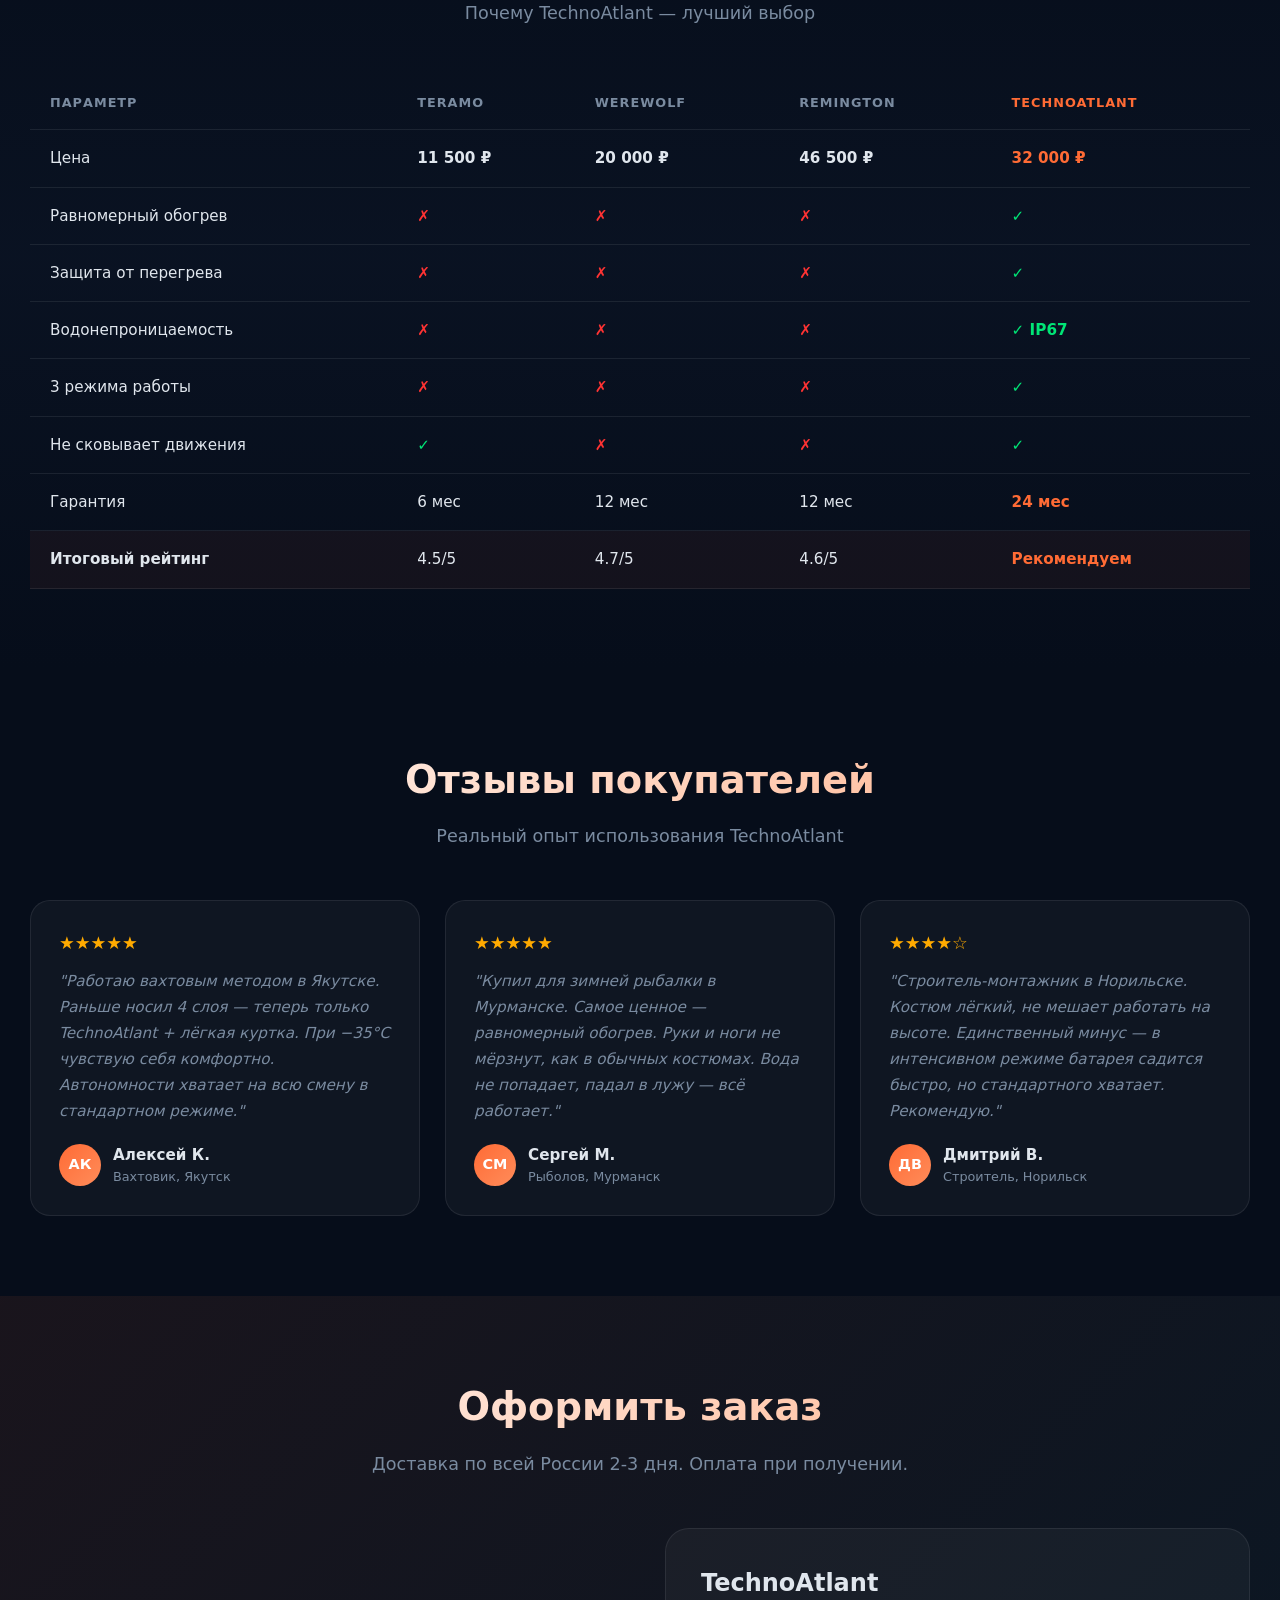
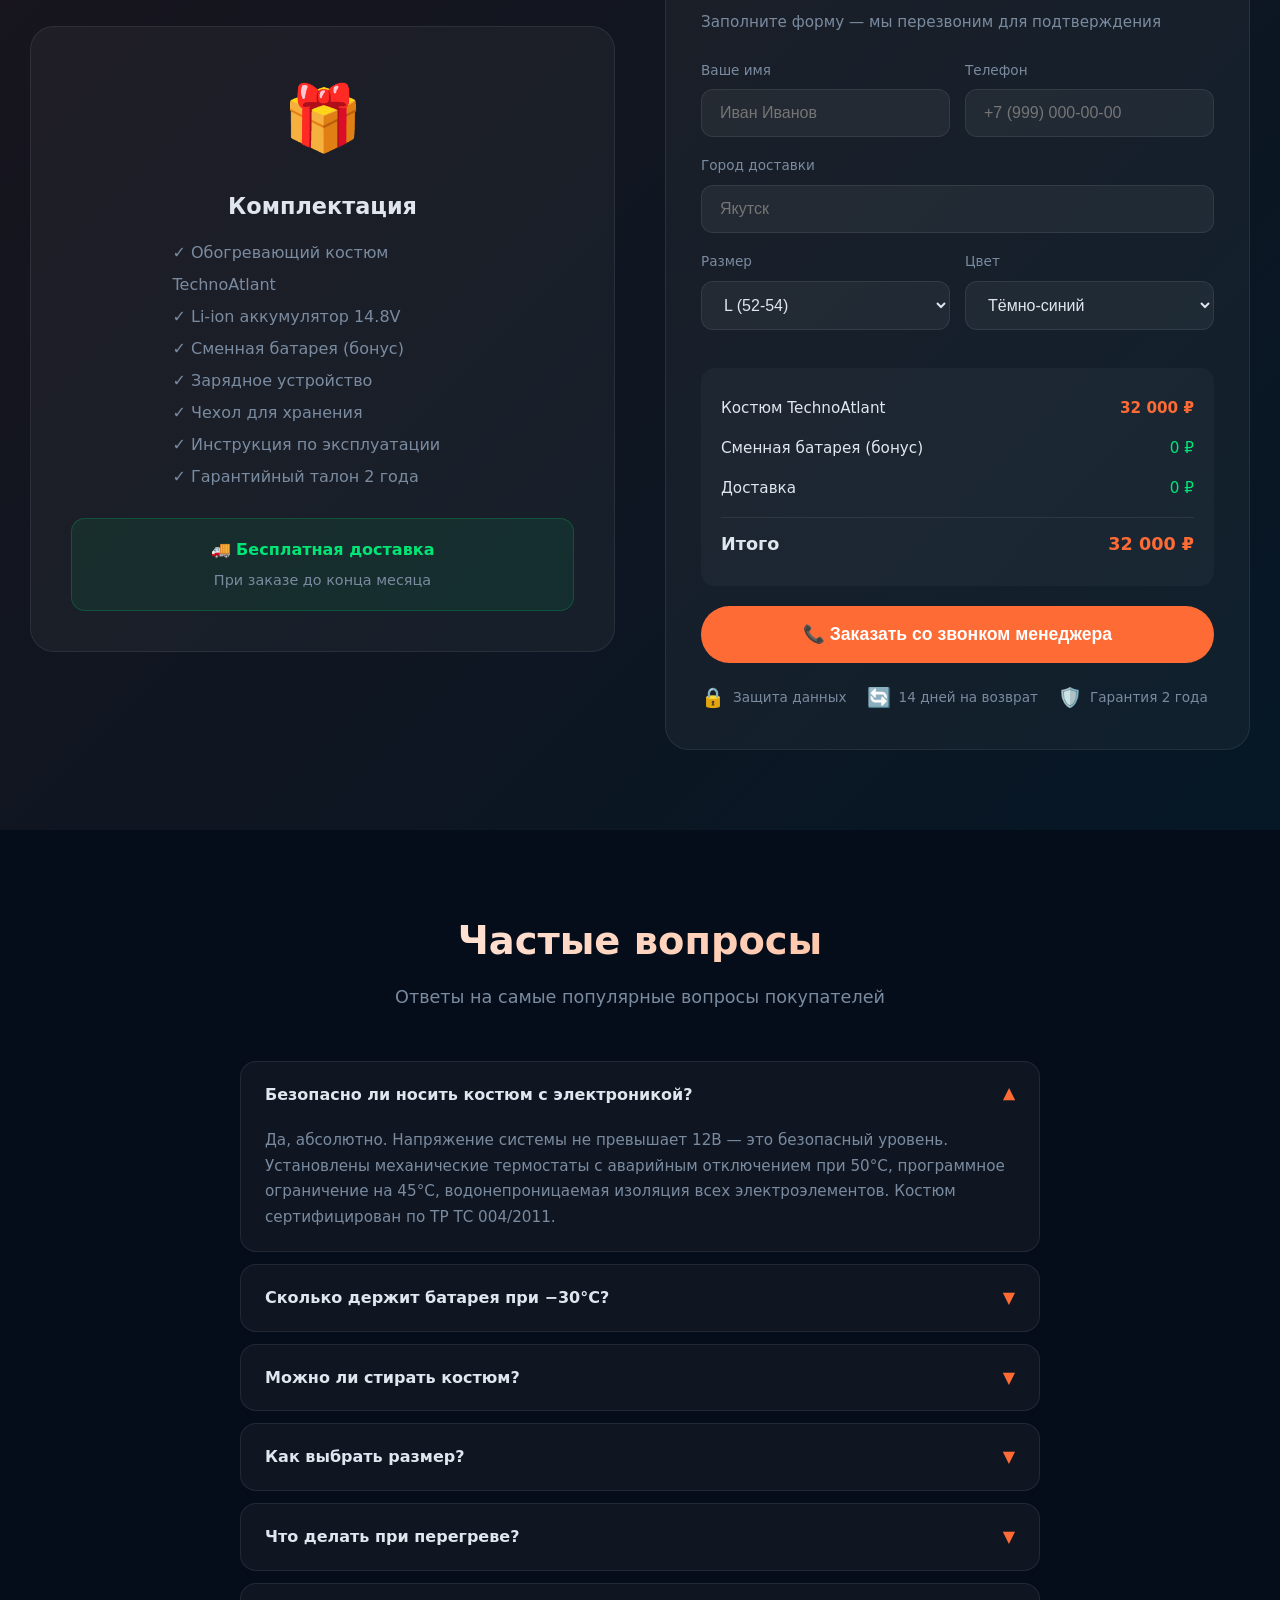
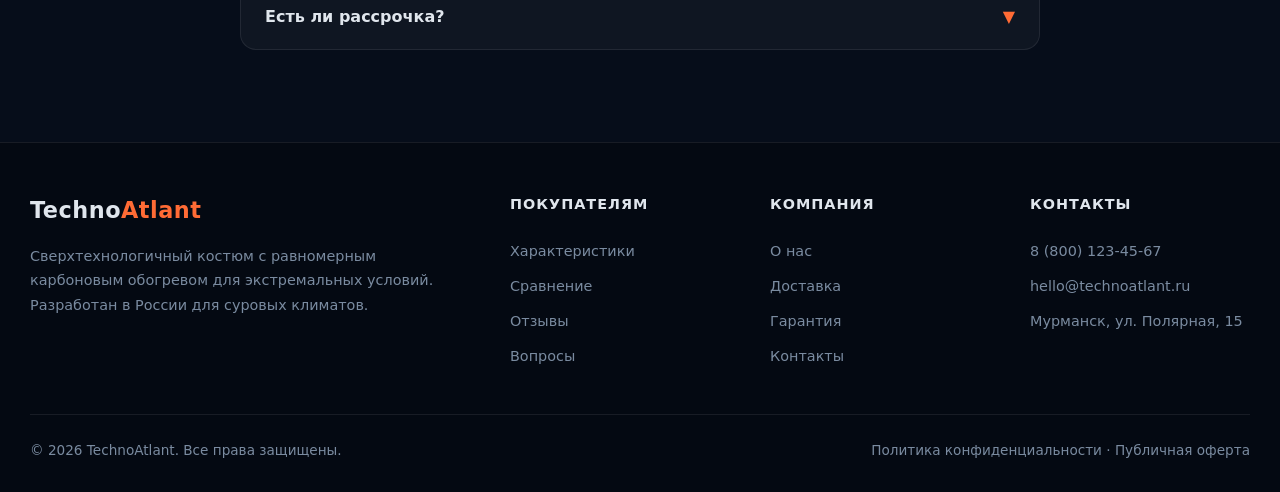
<file: technoatlant_shop.html>
<!DOCTYPE html>
<html lang="ru">
<head>
<meta charset="UTF-8">
<meta name="viewport" content="width=device-width, initial-scale=1.0">
<title>TechnoAtlant — Обогревающий костюм для экстремальных условий | Купить в России</title>
<style>
* { margin: 0; padding: 0; box-sizing: border-box; }

:root {
  --bg: #060d1a;
  --bg-card: #0f1a2e;
  --bg-glass: rgba(255,255,255,0.04);
  --border: rgba(255,255,255,0.08);
  --text: #e0e6ed;
  --text-dim: #7a8ba0;
  --accent: #ff6b35;
  --accent-glow: #ff8c5a;
  --accent-light: #ffaa80;
  --heat-low: #00d4ff;
  --heat-med: #ffaa00;
  --heat-high: #ff3333;
  --success: #00e676;
  --warning: #ffaa00;
  --danger: #ff3333;
}

body {
  font-family: 'Segoe UI', system-ui, -apple-system, sans-serif;
  background: var(--bg);
  color: var(--text);
  line-height: 1.6;
}

/* ===== NAV ===== */
nav {
  position: fixed; top: 0; left: 0; right: 0; z-index: 1000;
  background: rgba(6,13,26,0.95); backdrop-filter: blur(30px);
  border-bottom: 1px solid var(--border);
}
.nav-inner {
  max-width: 1300px; margin: 0 auto; padding: 0 30px;
  display: flex; justify-content: space-between; align-items: center; height: 65px;
}
.logo { font-size: 1.4rem; font-weight: 800; letter-spacing: 0.5px; }
.logo span { color: var(--accent); }
.logo small { font-weight: 300; color: var(--text-dim); font-size: 0.75rem; display: block; margin-top: -4px; }

.nav-links { display: flex; gap: 35px; list-style: none; }
.nav-links a {
  color: var(--text-dim); text-decoration: none; font-size: 0.9rem; font-weight: 500;
  transition: color 0.3s; position: relative;
}
.nav-links a:hover { color: var(--text); }
.nav-links a::after {
  content: ''; position: absolute; bottom: -4px; left: 0; width: 0; height: 2px;
  background: var(--accent); transition: width 0.3s;
}
.nav-links a:hover::after { width: 100%; }

.nav-cta {
  padding: 10px 24px; background: var(--accent); color: white; border: none;
  border-radius: 50px; font-weight: 600; font-size: 0.85rem; cursor: pointer;
  transition: all 0.3s; text-decoration: none; display: inline-block;
}
.nav-cta:hover { transform: translateY(-2px); box-shadow: 0 8px 25px rgba(255,107,53,0.35); }

/* ===== HERO ===== */
.hero {
  min-height: 100vh; padding-top: 65px; position: relative; overflow: hidden;
  display: flex; align-items: center;
}
.hero-bg {
  position: absolute; inset: 0;
  background:
    radial-gradient(ellipse at 15% 40%, rgba(0,100,200,0.1) 0%, transparent 50%),
    radial-gradient(ellipse at 85% 20%, rgba(255,107,53,0.06) 0%, transparent 50%),
    radial-gradient(ellipse at 50% 100%, rgba(0,212,255,0.05) 0%, transparent 50%);
}
.aurora {
  position: absolute; top: 0; left: 0; right: 0; height: 400px;
  background: linear-gradient(180deg, rgba(0,212,255,0.1) 0%, transparent 70%);
  filter: blur(80px); animation: aurora-shift 12s ease-in-out infinite alternate;
}
@keyframes aurora-shift {
  0% { transform: translateX(-80px) scaleX(1.4); opacity: 0.4; }
  100% { transform: translateX(80px) scaleX(0.6); opacity: 0.9; }
}

.hero-inner {
  max-width: 1300px; margin: 0 auto; padding: 60px 30px;
  display: grid; grid-template-columns: 1.1fr 1fr; gap: 60px; align-items: center;
  position: relative; z-index: 1;
}

.badge {
  display: inline-flex; align-items: center; gap: 8px;
  background: rgba(0,230,118,0.1); border: 1px solid rgba(0,230,118,0.3);
  color: var(--success); padding: 8px 18px; border-radius: 50px;
  font-size: 0.85rem; font-weight: 600; margin-bottom: 25px;
}
.badge-dot { width: 8px; height: 8px; background: var(--success); border-radius: 50%; animation: pulse-dot 2s infinite; }
@keyframes pulse-dot { 0%,100% { opacity: 1; box-shadow: 0 0 0 0 rgba(0,230,118,0.4); } 50% { opacity: 0.5; box-shadow: 0 0 0 6px rgba(0,230,118,0); } }

.hero h1 {
  font-size: 3.2rem; font-weight: 800; line-height: 1.1; margin-bottom: 20px;
  background: linear-gradient(135deg, #fff 0%, var(--accent-light) 100%);
  -webkit-background-clip: text; -webkit-text-fill-color: transparent;
}
.hero-subtitle { font-size: 1.25rem; color: var(--heat-low); font-weight: 300; margin-bottom: 20px; }
.hero-desc { font-size: 1.05rem; color: var(--text-dim); max-width: 520px; margin-bottom: 35px; }

.price-block { display: flex; align-items: baseline; gap: 20px; margin-bottom: 30px; }
.price-current { font-size: 3rem; font-weight: 800; color: var(--accent); }
.price-old { font-size: 1.3rem; color: var(--text-dim); text-decoration: line-through; }
.price-tag { font-size: 0.8rem; color: var(--success); background: rgba(0,230,118,0.1); padding: 4px 12px; border-radius: 8px; }

.hero-buttons { display: flex; gap: 15px; flex-wrap: wrap; }
.btn-primary {
  padding: 16px 36px; background: var(--accent); color: white; border: none;
  border-radius: 50px; font-weight: 700; font-size: 1rem; cursor: pointer;
  transition: all 0.3s; text-decoration: none; display: inline-flex; align-items: center; gap: 10px;
}
.btn-primary:hover { transform: translateY(-3px); box-shadow: 0 15px 40px rgba(255,107,53,0.4); }
.btn-secondary {
  padding: 16px 36px; background: transparent; color: var(--text); border: 2px solid var(--border);
  border-radius: 50px; font-weight: 600; font-size: 1rem; cursor: pointer;
  transition: all 0.3s; text-decoration: none; display: inline-flex; align-items: center; gap: 10px;
}
.btn-secondary:hover { border-color: var(--accent); color: var(--accent); }

.hero-features {
  display: flex; gap: 30px; margin-top: 40px;
}
.hero-feature { display: flex; align-items: center; gap: 10px; color: var(--text-dim); font-size: 0.9rem; }
.hero-feature .icon { font-size: 1.3rem; }

/* Hero Suit */
.hero-suit-wrap { position: relative; display: flex; justify-content: center; }
.hero-suit {
  width: 380px; height: 580px; position: relative;
  filter: drop-shadow(0 25px 50px rgba(0,0,0,0.6));
  animation: suit-float 6s ease-in-out infinite;
}
@keyframes suit-float {
  0%,100% { transform: translateY(0) rotateY(0deg); }
  50% { transform: translateY(-12px) rotateY(1.5deg); }
}

/* ===== SECTIONS ===== */
.section { padding: 80px 30px; }
.section-inner { max-width: 1300px; margin: 0 auto; }
.section-header { text-align: center; margin-bottom: 50px; }
.section-header h2 {
  font-size: 2.4rem; font-weight: 800; margin-bottom: 12px;
  background: linear-gradient(135deg, #fff, var(--accent-light));
  -webkit-background-clip: text; -webkit-text-fill-color: transparent;
}
.section-header p { color: var(--text-dim); font-size: 1.1rem; max-width: 600px; margin: 0 auto; }

/* ===== PROBLEM ===== */
.problem-grid {
  display: grid; grid-template-columns: repeat(3, 1fr); gap: 25px;
}
.problem-card {
  background: var(--bg-glass); border: 1px solid var(--border); border-radius: 20px;
  padding: 30px; text-align: center; transition: all 0.3s;
}
.problem-card:hover { transform: translateY(-5px); border-color: rgba(255,255,255,0.15); }
.problem-card .icon { font-size: 2.5rem; margin-bottom: 15px; }
.problem-card h3 { font-size: 1.1rem; margin-bottom: 10px; }
.problem-card p { color: var(--text-dim); font-size: 0.95rem; }

/* ===== SOLUTION ===== */
.solution-grid {
  display: grid; grid-template-columns: 1fr 1fr; gap: 40px; align-items: center;
}
.solution-visual {
  background: var(--bg-glass); border: 1px solid var(--border); border-radius: 24px;
  padding: 40px; position: relative; min-height: 500px;
}
.solution-visual h3 { font-size: 1.1rem; margin-bottom: 20px; display: flex; align-items: center; gap: 10px; }
.solution-visual h3 .dot { width: 10px; height: 10px; background: var(--success); border-radius: 50%; animation: pulse-dot 2s infinite; }

.solution-points { display: flex; flex-direction: column; gap: 20px; }
.solution-point {
  display: flex; gap: 18px; align-items: flex-start;
  background: var(--bg-glass); border: 1px solid var(--border); border-radius: 16px;
  padding: 22px; transition: all 0.3s;
}
.solution-point:hover { border-color: rgba(255,107,53,0.3); }
.solution-point .num {
  width: 40px; height: 40px; border-radius: 12px; background: rgba(255,107,53,0.15);
  display: flex; align-items: center; justify-content: center;
  font-weight: 800; color: var(--accent); font-size: 1.1rem; flex-shrink: 0;
}
.solution-point h4 { font-size: 1.05rem; margin-bottom: 6px; }
.solution-point p { color: var(--text-dim); font-size: 0.9rem; }

/* ===== INTERACTIVE SIMULATION ===== */
.sim-section { background: linear-gradient(180deg, var(--bg) 0%, rgba(15,26,46,0.5) 50%, var(--bg) 100%); }

.sim-grid {
  display: grid; grid-template-columns: 1fr 380px; gap: 40px; align-items: start;
}

.sim-suit-panel {
  background: var(--bg-glass); border: 1px solid var(--border); border-radius: 24px;
  padding: 30px; position: relative;
}
.sim-suit-panel h3 { font-size: 1rem; margin-bottom: 20px; display: flex; align-items: center; gap: 10px; }

.sim-suit-wrap { position: relative; width: 100%; height: 480px; display: flex; justify-content: center; align-items: center; }

.sim-suit {
  width: 260px; height: 450px; position: relative;
  filter: drop-shadow(0 15px 35px rgba(0,0,0,0.5));
}

/* Zone hotspots */
.zone-area {
  position: absolute; cursor: pointer; border-radius: 50%;
  transition: all 0.4s ease; z-index: 5;
  border: 2px solid transparent;
}
.zone-area:hover { transform: scale(1.12); border-color: rgba(255,255,255,0.3); }
.zone-area::after {
  content: attr(data-temp); position: absolute; top: -32px; left: 50%; transform: translateX(-50%);
  background: rgba(0,0,0,0.85); color: white; padding: 5px 12px; border-radius: 10px;
  font-size: 0.8rem; font-weight: 700; white-space: nowrap; opacity: 0; transition: opacity 0.3s;
  border: 1px solid rgba(255,255,255,0.1); pointer-events: none;
}
.zone-area:hover::after { opacity: 1; }

.zone-head { width: 48px; height: 48px; top: 0; left: 50%; transform: translateX(-50%); }
.zone-chest { width: 70px; height: 55px; top: 55px; left: 50%; transform: translateX(-50%); }
.zone-back { width: 60px; height: 65px; top: 60px; left: 50%; transform: translateX(-50%); }
.zone-left-arm { width: 32px; height: 90px; top: 65px; left: 12px; transform: rotate(10deg); }
.zone-right-arm { width: 32px; height: 90px; top: 65px; right: 12px; transform: rotate(-10deg); }
.zone-left-leg { width: 38px; height: 110px; top: 170px; left: 60px; }
.zone-right-leg { width: 38px; height: 110px; top: 170px; right: 60px; }

/* Controls */
.sim-controls { display: flex; flex-direction: column; gap: 18px; }

.control-card {
  background: var(--bg-glass); border: 1px solid var(--border); border-radius: 20px; padding: 22px;
}
.control-card h4 {
  font-size: 0.85rem; font-weight: 600; margin-bottom: 16px;
  text-transform: uppercase; letter-spacing: 1px; color: var(--text-dim);
}

.mode-btns { display: flex; flex-direction: column; gap: 10px; }
.mode-btn {
  display: flex; align-items: center; gap: 12px; padding: 14px 16px;
  background: rgba(255,255,255,0.03); border: 2px solid var(--border); border-radius: 14px;
  cursor: pointer; transition: all 0.3s; color: var(--text); text-align: left; width: 100%;
}
.mode-btn:hover { background: rgba(255,255,255,0.06); border-color: rgba(255,255,255,0.15); }
.mode-btn.active { border-color: var(--accent); background: rgba(255,107,53,0.08); }
.mode-btn .m-icon {
  width: 38px; height: 38px; border-radius: 10px; display: flex; align-items: center; justify-content: center;
  font-size: 1.1rem; flex-shrink: 0;
}
.mode-btn[data-mode="eco"] .m-icon { background: rgba(0,212,255,0.12); }
.mode-btn[data-mode="standard"] .m-icon { background: rgba(255,170,0,0.12); }
.mode-btn[data-mode="intense"] .m-icon { background: rgba(255,51,51,0.12); }
.mode-btn .m-title { font-weight: 600; font-size: 0.95rem; margin-bottom: 2px; }
.mode-btn .m-desc { font-size: 0.75rem; color: var(--text-dim); }

/* Battery */
.bat-header { display: flex; justify-content: space-between; align-items: center; margin-bottom: 8px; }
.bat-pct { font-size: 1.8rem; font-weight: 800; transition: color 0.5s; }
.bat-pct.low { color: var(--danger); }
.bat-bar-bg { height: 10px; background: rgba(255,255,255,0.05); border-radius: 5px; overflow: hidden; }
.bat-bar-fill { height: 100%; border-radius: 5px; transition: all 0.5s; background: linear-gradient(90deg, var(--heat-low), var(--heat-med)); }
.bat-bar-fill.low { background: linear-gradient(90deg, var(--danger), #ff6666); }
.bat-time { margin-top: 8px; font-size: 0.8rem; color: var(--text-dim); }

/* Gauges */
.gauge-row { display: grid; grid-template-columns: 1fr 1fr; gap: 12px; margin-bottom: 16px; }
.gauge-box {
  background: rgba(255,255,255,0.03); border-radius: 14px; padding: 16px; text-align: center;
}
.gauge-val { font-size: 1.8rem; font-weight: 800; transition: color 0.5s; }
.gauge-lbl { font-size: 0.7rem; color: var(--text-dim); text-transform: uppercase; letter-spacing: 1px; margin-top: 4px; }
.gauge-track { height: 5px; background: rgba(255,255,255,0.05); border-radius: 3px; margin-top: 10px; overflow: hidden; }
.gauge-fill-track { height: 100%; border-radius: 3px; transition: all 0.5s; }

/* Toggle */
.toggle-row {
  display: flex; align-items: center; justify-content: space-between;
  padding: 12px 16px; background: rgba(255,255,255,0.03); border-radius: 12px; margin-bottom: 12px;
}
.toggle-row .t-label { font-size: 0.9rem; }
.toggle-row .t-sublabel { font-size: 0.75rem; color: var(--text-dim); }
.toggle-switch {
  position: relative; width: 44px; height: 24px; background: rgba(255,255,255,0.1);
  border-radius: 12px; cursor: pointer; transition: background 0.3s; flex-shrink: 0;
}
.toggle-switch.on { background: var(--accent); }
.toggle-switch::after {
  content: ''; position: absolute; width: 20px; height: 20px; background: white;
  border-radius: 50%; top: 2px; left: 2px; transition: transform 0.3s; box-shadow: 0 2px 5px rgba(0,0,0,0.2);
}
.toggle-switch.on::after { transform: translateX(20px); }

/* Alerts */
.alert-box {
  padding: 12px 16px; border-radius: 12px; font-size: 0.85rem;
  display: none; align-items: center; gap: 10px; margin-bottom: 12px; animation: alert-in 0.3s ease;
}
.alert-box.show { display: flex; }
@keyframes alert-in { from { opacity: 0; transform: translateY(-8px); } to { opacity: 1; transform: translateY(0); } }
.alert-warn { background: rgba(255,170,0,0.12); border: 1px solid rgba(255,170,0,0.25); color: var(--heat-med); }
.alert-dang { background: rgba(255,51,51,0.12); border: 1px solid rgba(255,51,51,0.25); color: var(--danger); }
.alert-info { background: rgba(0,212,255,0.12); border: 1px solid rgba(0,212,255,0.25); color: var(--heat-low); }

/* Log */
.log-box {
  max-height: 160px; overflow-y: auto; font-family: 'Courier New', monospace; font-size: 0.75rem;
  background: rgba(0,0,0,0.3); border-radius: 10px; padding: 12px;
}
.log-line { padding: 3px 0; border-bottom: 1px solid rgba(255,255,255,0.04); color: var(--text-dim); }
.log-line .ts { color: var(--accent); margin-right: 8px; }
.log-line.w { color: var(--heat-med); }
.log-line.d { color: var(--danger); }
.log-line.i { color: var(--heat-low); }

/* ===== SPECS ===== */
.specs-grid {
  display: grid; grid-template-columns: repeat(4, 1fr); gap: 20px;
}
.spec-card {
  background: var(--bg-glass); border: 1px solid var(--border); border-radius: 20px;
  padding: 28px; text-align: center; transition: all 0.3s;
}
.spec-card:hover { transform: translateY(-5px); border-color: rgba(255,255,255,0.15); }
.spec-card .s-icon { font-size: 2.2rem; margin-bottom: 14px; }
.spec-card .s-val { font-size: 1.8rem; font-weight: 800; color: var(--accent); margin-bottom: 6px; }
.spec-card .s-unit { font-size: 0.85rem; color: var(--text-dim); }
.spec-card .s-name { font-size: 0.95rem; margin-top: 8px; color: var(--text); }

/* ===== COMPARISON ===== */
.compare-table {
  width: 100%; border-collapse: separate; border-spacing: 0;
}
.compare-table th, .compare-table td {
  padding: 16px 20px; text-align: left; border-bottom: 1px solid var(--border);
}
.compare-table th {
  color: var(--text-dim); font-size: 0.8rem; font-weight: 600; text-transform: uppercase; letter-spacing: 1px;
}
.compare-table tr:hover td { background: rgba(255,255,255,0.02); }
.compare-table td { font-size: 0.95rem; }
.compare-table .us { color: var(--accent); font-weight: 700; }
.compare-table .check { color: var(--success); }
.compare-table .cross { color: var(--danger); }
.compare-table .price { font-weight: 700; }
.compare-table .us-row td { background: rgba(255,107,53,0.05); }

/* ===== REVIEWS ===== */
.reviews-grid { display: grid; grid-template-columns: repeat(3, 1fr); gap: 25px; }
.review-card {
  background: var(--bg-glass); border: 1px solid var(--border); border-radius: 20px;
  padding: 28px; transition: all 0.3s;
}
.review-card:hover { transform: translateY(-5px); }
.review-stars { color: var(--heat-med); font-size: 1.1rem; margin-bottom: 12px; }
.review-text { color: var(--text-dim); font-size: 0.95rem; line-height: 1.7; margin-bottom: 18px; font-style: italic; }
.review-author { display: flex; align-items: center; gap: 12px; }
.review-avatar {
  width: 42px; height: 42px; border-radius: 50%; background: linear-gradient(135deg, var(--accent), var(--accent-glow));
  display: flex; align-items: center; justify-content: center; font-weight: 700; font-size: 0.9rem; color: white;
}
.review-name { font-weight: 600; font-size: 0.95rem; }
.review-role { font-size: 0.8rem; color: var(--text-dim); }

/* ===== ORDER SECTION ===== */
.order-section { background: linear-gradient(135deg, rgba(255,107,53,0.08), rgba(0,212,255,0.05)); }
.order-grid { display: grid; grid-template-columns: 1fr 1fr; gap: 50px; align-items: center; }
.order-visual { position: relative; }
.order-visual .suit-thumb {
  width: 100%; max-width: 400px; margin: 0 auto; display: block;
  filter: drop-shadow(0 20px 40px rgba(0,0,0,0.5));
}
.order-form {
  background: var(--bg-glass); border: 1px solid var(--border); border-radius: 24px; padding: 35px;
}
.order-form h3 { font-size: 1.5rem; margin-bottom: 8px; }
.order-form .sub { color: var(--text-dim); font-size: 0.95rem; margin-bottom: 25px; }

.form-group { margin-bottom: 18px; }
.form-group label { display: block; font-size: 0.85rem; color: var(--text-dim); margin-bottom: 8px; }
.form-group input, .form-group select {
  width: 100%; padding: 14px 18px; background: rgba(255,255,255,0.05); border: 1px solid var(--border);
  border-radius: 12px; color: var(--text); font-size: 1rem; transition: all 0.3s;
}
.form-group input:focus, .form-group select:focus {
  outline: none; border-color: var(--accent); background: rgba(255,255,255,0.08);
}
.form-row { display: grid; grid-template-columns: 1fr 1fr; gap: 15px; }

.order-summary {
  background: rgba(255,255,255,0.03); border-radius: 14px; padding: 20px; margin: 20px 0;
}
.order-summary-row { display: flex; justify-content: space-between; padding: 8px 0; font-size: 0.95rem; }
.order-summary-row.total { border-top: 1px solid var(--border); padding-top: 12px; margin-top: 8px; font-weight: 700; font-size: 1.1rem; }
.order-summary-row .price-val { color: var(--accent); font-weight: 700; }

.guarantees { display: flex; gap: 20px; margin-top: 20px; }
.guarantee { display: flex; align-items: center; gap: 8px; font-size: 0.85rem; color: var(--text-dim); }
.guarantee .g-icon { font-size: 1.2rem; }

/* ===== FAQ ===== */
.faq-item {
  background: var(--bg-glass); border: 1px solid var(--border); border-radius: 16px;
  margin-bottom: 12px; overflow: hidden; transition: all 0.3s;
}
.faq-item:hover { border-color: rgba(255,255,255,0.12); }
.faq-q {
  padding: 20px 24px; display: flex; justify-content: space-between; align-items: center;
  cursor: pointer; font-weight: 600; font-size: 1rem;
}
.faq-q .faq-icon { transition: transform 0.3s; color: var(--accent); }
.faq-item.open .faq-icon { transform: rotate(180deg); }
.faq-a {
  max-height: 0; overflow: hidden; transition: max-height 0.4s ease, padding 0.4s ease;
  padding: 0 24px; color: var(--text-dim); font-size: 0.95rem; line-height: 1.7;
}
.faq-item.open .faq-a { max-height: 300px; padding: 0 24px 20px; }

/* ===== FOOTER ===== */
footer {
  background: rgba(0,0,0,0.3); border-top: 1px solid var(--border); padding: 50px 30px 30px;
}
.footer-inner { max-width: 1300px; margin: 0 auto; }
.footer-grid { display: grid; grid-template-columns: 2fr 1fr 1fr 1fr; gap: 40px; margin-bottom: 40px; }
.footer-brand .logo { margin-bottom: 15px; }
.footer-brand p { color: var(--text-dim); font-size: 0.9rem; line-height: 1.7; }
.footer-col h4 { font-size: 0.9rem; margin-bottom: 18px; text-transform: uppercase; letter-spacing: 1px; }
.footer-col a { display: block; color: var(--text-dim); text-decoration: none; padding: 6px 0; font-size: 0.9rem; transition: color 0.3s; }
.footer-col a:hover { color: var(--accent); }
.footer-bottom {
  border-top: 1px solid var(--border); padding-top: 25px;
  display: flex; justify-content: space-between; align-items: center; color: var(--text-dim); font-size: 0.85rem;
}

/* ===== RESPONSIVE ===== */
@media (max-width: 900px) {
  .hero-inner { grid-template-columns: 1fr; text-align: center; }
  .hero h1 { font-size: 2.4rem; }
  .hero-desc { margin: 0 auto 30px; }
  .hero-features { justify-content: center; }
  .sim-grid { grid-template-columns: 1fr; }
  .solution-grid { grid-template-columns: 1fr; }
  .problem-grid { grid-template-columns: 1fr; }
  .specs-grid { grid-template-columns: repeat(2, 1fr); }
  .reviews-grid { grid-template-columns: 1fr; }
  .order-grid { grid-template-columns: 1fr; }
  .footer-grid { grid-template-columns: 1fr 1fr; }
  .nav-links { display: none; }
  .hero-suit { width: 280px; height: 430px; }
}

/* Scrollbar */
::-webkit-scrollbar { width: 8px; }
::-webkit-scrollbar-track { background: var(--bg); }
::-webkit-scrollbar-thumb { background: var(--bg-card); border-radius: 4px; }
::-webkit-scrollbar-thumb:hover { background: var(--accent); }
</style>
</head>
<body>

<!-- NAV -->
<nav>
  <div class="nav-inner">
    <div class="logo">Techno<span>Atlant</span><small>Инновационное тепло</small></div>
    <ul class="nav-links">
      <li><a href="#problem">Проблема</a></li>
      <li><a href="#solution">Решение</a></li>
      <li><a href="#sim">Симуляция</a></li>
      <li><a href="#specs">Характеристики</a></li>
      <li><a href="#compare">Сравнение</a></li>
      <li><a href="#reviews">Отзывы</a></li>
    </ul>
    <a href="#order" class="nav-cta">Купить за 32 000 ₽</a>
  </div>
</nav>

<!-- HERO -->
<section class="hero" id="hero">
  <div class="hero-bg"></div>
  <div class="aurora"></div>
  <div class="hero-inner">
    <div class="hero-text">
      <div class="badge"><span class="badge-dot"></span> В наличии — доставка 2-3 дня</div>
      <h1>Технологичный костюм с подогревом для −30°C</h1>
      <div class="hero-subtitle">Равномерный карбоновый обогрев от ног до шеи</div>
      <p class="hero-desc">Работайте, охотьтесь, путешествуйте в суровых условиях без многослойной одежды. 5 зон обогрева, 3 режима работы, защита от перегрева и воды.</p>

      <div class="price-block">
        <span class="price-current">32 000 ₽</span>
        <span class="price-old">46 500 ₽</span>
        <span class="price-tag">Экономия 14 500 ₽</span>
      </div>

      <div class="hero-buttons">
        <a href="#order" class="btn-primary">🛒 Оформить заказ</a>
        <a href="#sim" class="btn-secondary">▶ Попробовать симуляцию</a>
      </div>

      <div class="hero-features">
        <div class="hero-feature"><span class="icon">🚚</span> Доставка по РФ</div>
        <div class="hero-feature"><span class="icon">🔄</span> 14 дней на возврат</div>
        <div class="hero-feature"><span class="icon">🛡️</span> Гарантия 2 года</div>
      </div>
    </div>

    <div class="hero-suit-wrap">
      <div class="hero-suit">
        <svg viewBox="0 0 380 580" style="width:100%;height:100%">
          <defs>
            <linearGradient id="hm" x1="0%" y1="0%" x2="100%" y2="0%">
              <stop offset="0%" stop-color="#1a2744"/><stop offset="30%" stop-color="#2a3d5c"/>
              <stop offset="50%" stop-color="#3a4d6c"/><stop offset="70%" stop-color="#2a3d5c"/>
              <stop offset="100%" stop-color="#1a2744"/>
            </linearGradient>
            <linearGradient id="hd" x1="0%" y1="0%" x2="100%" y2="0%">
              <stop offset="0%" stop-color="#0f1a2e"/><stop offset="50%" stop-color="#1a2744"/>
              <stop offset="100%" stop-color="#0f1a2e"/>
            </linearGradient>
            <linearGradient id="hal" x1="0%" y1="0%" x2="0%" y2="100%">
              <stop offset="0%" stop-color="#4a5d7c"/><stop offset="100%" stop-color="#2a3d5c"/>
            </linearGradient>
            <linearGradient id="had" x1="0%" y1="0%" x2="0%" y2="100%">
              <stop offset="0%" stop-color="#3a4d6c"/><stop offset="100%" stop-color="#1a2744"/>
            </linearGradient>
            <radialGradient id="gc" cx="50%" cy="50%">
              <stop offset="0%" stop-color="#ff6b35" stop-opacity="0.5"/>
              <stop offset="100%" stop-color="#ff6b35" stop-opacity="0"/>
            </radialGradient>
            <filter id="glow"><feGaussianBlur stdDeviation="3" result="b"/><feMerge><feMergeNode in="b"/><feMergeNode in="SourceGraphic"/></feMerge></filter>
            <filter id="sglow"><feGaussianBlur stdDeviation="5" result="b"/><feMerge><feMergeNode in="b"/><feMergeNode in="b"/><feMergeNode in="SourceGraphic"/></feMerge></filter>
          </defs>

          <ellipse cx="190" cy="560" rx="90" ry="12" fill="rgba(0,0,0,0.4)" filter="url(#glow)"/>
          <ellipse cx="190" cy="280" rx="110" ry="160" fill="url(#gc)" opacity="0.25">
            <animate attributeName="opacity" values="0.2;0.35;0.2" dur="3s" repeatCount="indefinite"/>
          </ellipse>

          <!-- Legs -->
          <path d="M155 300Q150 360 148 420Q146 480 150 540Q152 570 160 580L185 580Q190 570 188 540Q186 480 188 420Q190 360 185 300Z" fill="url(#hm)" stroke="rgba(255,255,255,0.08)" stroke-width="1"/>
          <path d="M225 300Q220 360 222 420Q224 480 220 540Q218 570 210 580L235 580Q242 570 244 540Q248 480 246 420Q244 360 249 300Z" fill="url(#hm)" stroke="rgba(255,255,255,0.08)" stroke-width="1"/>
          <path d="M155 340L185 340L184 400L153 400Z" fill="url(#had)" opacity="0.6"/>
          <path d="M225 340L248 340L246 400L223 400Z" fill="url(#had)" opacity="0.6"/>
          <path d="M153 420L184 420L182 480L151 480Z" fill="url(#had)" opacity="0.6"/>
          <path d="M223 420L246 420L244 480L221 480Z" fill="url(#had)" opacity="0.6"/>
          <ellipse cx="168" cy="410" rx="16" ry="20" fill="url(#hal)" stroke="rgba(255,255,255,0.15)" stroke-width="1"/>
          <ellipse cx="225" cy="410" rx="16" ry="20" fill="url(#hal)" stroke="rgba(255,255,255,0.15)" stroke-width="1"/>
          <path d="M145 260Q140 290 150 310L190 310L190 260Z" fill="url(#hd)"/>
          <path d="M255 260Q260 290 250 310L210 310L210 260Z" fill="url(#hd)"/>

          <!-- Torso -->
          <path d="M150 80Q130 90 125 120L120 170Q118 210 125 250L130 280Q135 300 150 310L250 310Q265 300 270 280L275 250Q282 210 280 170L275 120Q270 90 250 80Z" fill="url(#hm)" stroke="rgba(255,255,255,0.1)" stroke-width="1.5"/>
          <path d="M145 100Q140 130 142 160L145 190Q150 210 170 215L190 218L220 215Q240 210 245 190L248 160Q250 130 245 100Q190 90 145 100Z" fill="url(#hal)" stroke="rgba(255,255,255,0.2)" stroke-width="1.5"/>
          <circle cx="190" cy="155" r="20" fill="url(#hd)" stroke="rgba(255,255,255,0.2)" stroke-width="2"/>
          <circle cx="190" cy="155" r="13" fill="#1a2744" stroke="#ff6b35" stroke-width="1.5"/>
          <circle cx="190" cy="155" r="5" fill="#ff6b35" filter="url(#glow)">
            <animate attributeName="opacity" values="0.6;1;0.6" dur="2s" repeatCount="indefinite"/>
          </circle>
          <path d="M155 220L245 220L240 270L160 270Z" fill="url(#hd)" opacity="0.8"/>
          <line x1="190" y1="220" x2="190" y2="270" stroke="rgba(255,255,255,0.1)" stroke-width="1"/>
          <line x1="160" y1="220" x2="158" y2="270" stroke="rgba(255,255,255,0.1)" stroke-width="1"/>
          <line x1="220" y1="220" x2="222" y2="270" stroke="rgba(255,255,255,0.1)" stroke-width="1"/>

          <!-- Shoulders -->
          <path d="M125 90Q100 95 90 115L95 135Q110 130 125 125Z" fill="url(#hal)" stroke="rgba(255,255,255,0.15)" stroke-width="1"/>
          <path d="M265 90Q290 95 300 115L295 135Q280 130 265 125Z" fill="url(#hal)" stroke="rgba(255,255,255,0.15)" stroke-width="1"/>

          <!-- Arms -->
          <path d="M125 125Q105 140 95 170L85 220Q80 250 82 280L85 300Q90 310 100 305L110 290Q115 270 118 240L125 190Q128 160 130 140Z" fill="url(#hm)" stroke="rgba(255,255,255,0.08)" stroke-width="1"/>
          <path d="M265 125Q285 140 295 170L305 220Q310 250 308 280L305 300Q300 310 290 305L280 290Q275 270 272 240L265 190Q262 160 260 140Z" fill="url(#hm)" stroke="rgba(255,255,255,0.08)" stroke-width="1"/>
          <path d="M98 170L122 165L118 210L94 210Z" fill="url(#had)" opacity="0.5"/>
          <path d="M282 165L258 170L262 210L286 210Z" fill="url(#had)" opacity="0.5"/>
          <ellipse cx="98" cy="245" rx="11" ry="15" fill="url(#hal)" opacity="0.7"/>
          <ellipse cx="292" cy="245" rx="11" ry="15" fill="url(#hal)" opacity="0.7"/>
          <path d="M85 300L80 330Q78 345 85 350L100 345Q105 340 105 330L100 305Z" fill="url(#hd)"/>
          <path d="M315 300L320 330Q322 345 315 350L300 345Q295 340 295 330L300 305Z" fill="url(#hd)"/>

          <!-- Head -->
          <rect x="170" y="65" width="40" height="18" rx="8" fill="url(#hd)" stroke="rgba(255,255,255,0.1)" stroke-width="1"/>
          <path d="M165 25Q160 45 162 60Q165 72 175 75L205 75Q215 72 218 60Q220 45 215 25Q210 5 190 2Q170 5 165 25Z" fill="url(#hm)" stroke="rgba(255,255,255,0.15)" stroke-width="1.5"/>
          <path d="M168 32Q165 45 168 52Q175 58 190 60Q205 58 212 52Q215 45 212 32Q205 28 190 28Q175 28 168 32Z" fill="#0a1628" stroke="rgba(0,212,255,0.4)" stroke-width="2"/>
          <ellipse cx="190" cy="42" rx="16" ry="7" fill="rgba(0,212,255,0.15)" filter="url(#glow)"/>
          <line x1="190" y1="2" x2="190" y2="15" stroke="rgba(255,255,255,0.2)" stroke-width="1.5"/>
          <circle cx="190" cy="18" r="4" fill="#ff6b35" filter="url(#glow)"/>
          <path d="M165 40L155 45L158 55L165 52Z" fill="url(#had)"/>
          <path d="M215 40L225 45L222 55L215 52Z" fill="url(#had)"/>

          <!-- Heat circuits -->
          <g opacity="0.7">
            <path d="M160 130Q190 125 220 130" fill="none" stroke="#ff6b35" stroke-width="2" filter="url(#glow)" opacity="0.6">
              <animate attributeName="opacity" values="0.4;0.8;0.4" dur="2s" repeatCount="indefinite"/>
            </path>
            <path d="M155 145Q190 140 225 145" fill="none" stroke="#ff6b35" stroke-width="1.5" filter="url(#glow)" opacity="0.5">
              <animate attributeName="opacity" values="0.3;0.7;0.3" dur="2.5s" repeatCount="indefinite"/>
            </path>
            <path d="M165 160Q190 155 215 160" fill="none" stroke="#ff6b35" stroke-width="1.5" filter="url(#glow)" opacity="0.5">
              <animate attributeName="opacity" values="0.3;0.7;0.3" dur="2.2s" repeatCount="indefinite"/>
            </path>
            <path d="M180 100L180 220" fill="none" stroke="#ff6b35" stroke-width="1.5" filter="url(#glow)" opacity="0.4">
              <animate attributeName="opacity" values="0.2;0.6;0.2" dur="3s" repeatCount="indefinite"/>
            </path>
            <path d="M200 100L200 220" fill="none" stroke="#ff6b35" stroke-width="1.5" filter="url(#glow)" opacity="0.4">
              <animate attributeName="opacity" values="0.2;0.6;0.2" dur="3.2s" repeatCount="indefinite"/>
            </path>
            <path d="M155 320Q158 380 155 460" fill="none" stroke="#ff6b35" stroke-width="2" filter="url(#glow)" opacity="0.5">
              <animate attributeName="opacity" values="0.3;0.7;0.3" dur="2.8s" repeatCount="indefinite"/>
            </path>
            <path d="M170 320Q172 380 170 460" fill="none" stroke="#ff6b35" stroke-width="1.5" filter="url(#glow)" opacity="0.4">
              <animate attributeName="opacity" values="0.2;0.6;0.2" dur="3.1s" repeatCount="indefinite"/>
            </path>
            <path d="M210 320Q208 380 210 460" fill="none" stroke="#ff6b35" stroke-width="2" filter="url(#glow)" opacity="0.5">
              <animate attributeName="opacity" values="0.3;0.7;0.3" dur="2.6s" repeatCount="indefinite"/>
            </path>
            <path d="M225 320Q222 380 225 460" fill="none" stroke="#ff6b35" stroke-width="1.5" filter="url(#glow)" opacity="0.4">
              <animate attributeName="opacity" values="0.2;0.6;0.2" dur="2.9s" repeatCount="indefinite"/>
            </path>
            <path d="M115 160Q108 210 105 270" fill="none" stroke="#ff6b35" stroke-width="1.5" filter="url(#glow)" opacity="0.5">
              <animate attributeName="opacity" values="0.3;0.7;0.3" dur="2.4s" repeatCount="indefinite"/>
            </path>
            <path d="M305 160Q312 210 315 270" fill="none" stroke="#ff6b35" stroke-width="1.5" filter="url(#glow)" opacity="0.5">
              <animate attributeName="opacity" values="0.3;0.7;0.3" dur="2.7s" repeatCount="indefinite"/>
            </path>
            <path d="M175 15Q190 10 205 15" fill="none" stroke="#ff6b35" stroke-width="1.5" filter="url(#glow)" opacity="0.6">
              <animate attributeName="opacity" values="0.4;0.8;0.4" dur="2s" repeatCount="indefinite"/>
            </path>
          </g>

          <!-- Heat nodes -->
          <g>
            <circle cx="190" cy="155" r="3" fill="#ff6b35" filter="url(#sglow)">
              <animate attributeName="r" values="3;5;3" dur="1.5s" repeatCount="indefinite"/>
            </circle>
            <circle cx="180" cy="160" r="2" fill="#ff8c5a" filter="url(#glow)">
              <animate attributeName="r" values="2;3.5;2" dur="1.8s" repeatCount="indefinite"/>
            </circle>
            <circle cx="200" cy="160" r="2" fill="#ff8c5a" filter="url(#glow)">
              <animate attributeName="r" values="2;3.5;2" dur="2s" repeatCount="indefinite"/>
            </circle>
            <circle cx="158" cy="380" r="2.5" fill="#ff6b35" filter="url(#glow)">
              <animate attributeName="r" values="2.5;4;2.5" dur="1.6s" repeatCount="indefinite"/>
            </circle>
            <circle cx="225" cy="380" r="2.5" fill="#ff6b35" filter="url(#glow)">
              <animate attributeName="r" values="2.5;4;2.5" dur="1.9s" repeatCount="indefinite"/>
            </circle>
            <circle cx="90" cy="220" r="2" fill="#ff8c5a" filter="url(#glow)">
              <animate attributeName="r" values="2;3;2" dur="1.7s" repeatCount="indefinite"/>
            </circle>
            <circle cx="310" cy="220" r="2" fill="#ff8c5a" filter="url(#glow)">
              <animate attributeName="r" values="2;3;2" dur="2.1s" repeatCount="indefinite"/>
            </circle>
            <circle cx="190" cy="18" r="2" fill="#ff6b35" filter="url(#glow)">
              <animate attributeName="r" values="2;3;2" dur="1.4s" repeatCount="indefinite"/>
            </circle>
          </g>

          <rect x="155" y="270" width="110" height="12" rx="4" fill="url(#hd)" stroke="rgba(255,255,255,0.15)" stroke-width="1"/>
          <rect x="180" y="272" width="60" height="8" rx="2" fill="#ff6b35" opacity="0.6" filter="url(#glow)"/>
          <path d="M160 540L170 580L195 580L198 540Z" fill="url(#hd)" stroke="rgba(255,255,255,0.1)" stroke-width="1"/>
          <path d="M220 540L235 580L210 580L208 540Z" fill="url(#hd)" stroke="rgba(255,255,255,0.1)" stroke-width="1"/>
        </svg>
      </div>
    </div>
  </div>
</section>

<!-- PROBLEM -->
<section class="section" id="problem">
  <div class="section-inner">
    <div class="section-header">
      <h2>Проблема, которую решает TechnoAtlant</h2>
      <p>Каждый год тысячи людей в северных регионах сталкиваются с одними и теми же трудностями</p>
    </div>
    <div class="problem-grid">
      <div class="problem-card">
        <div class="icon">🥶</div>
        <h3>Многослойная одежда</h3>
        <p>3-5 слоёв одежды сковывают движения, утяжеляют и делают работу неэффективной. Каждый слой — это потеря мобильности.</p>
      </div>
      <div class="problem-card">
        <div class="icon">🔋</div>
        <h3>Недостаточный обогрев</h3>
        <p>Обычные термокостюмы греют только грудь, оставляя руки и ноги без защиты. При −30°C это опасно для здоровья.</p>
      </div>
      <div class="problem-card">
        <div class="icon">⚡</div>
        <h3>Страх электроники</h3>
        <p>Покупатели боятся удара током, возгорания, замыкания от воды. Недостаточная защита — барьер для покупки.</p>
      </div>
    </div>
  </div>
</section>

<!-- SOLUTION -->
<section class="section" id="solution" style="background: linear-gradient(180deg, var(--bg) 0%, rgba(15,26,46,0.4) 50%, var(--bg) 100%);">
  <div class="section-inner">
    <div class="section-header">
      <h2>Как работает TechnoAtlant</h2>
      <p>5 зон обогрева, 3 режима работы, полная безопасность</p>
    </div>
    <div class="solution-grid">
      <div class="solution-visual">
        <h3><span class="dot"></span> Схема обогрева</h3>
        <div style="display:grid;grid-template-columns:1fr 1fr;gap:15px;margin-top:20px;">
          <div style="background:rgba(255,255,255,0.03);border-radius:14px;padding:18px;text-align:center;">
            <div style="font-size:1.8rem;margin-bottom:8px;">🧠</div>
            <div style="font-weight:700;">Голова</div>
            <div style="color:var(--text-dim);font-size:0.85rem;">+5°C к комфорту</div>
          </div>
          <div style="background:rgba(255,255,255,0.03);border-radius:14px;padding:18px;text-align:center;">
            <div style="font-size:1.8rem;margin-bottom:8px;">❤️</div>
            <div style="font-weight:700;">Грудь / Спина</div>
            <div style="color:var(--text-dim);font-size:0.85rem;">Основная зона</div>
          </div>
          <div style="background:rgba(255,255,255,0.03);border-radius:14px;padding:18px;text-align:center;">
            <div style="font-size:1.8rem;margin-bottom:8px;">💪</div>
            <div style="font-weight:700;">Руки</div>
            <div style="color:var(--text-dim);font-size:0.85rem;">До запястий</div>
          </div>
          <div style="background:rgba(255,255,255,0.03);border-radius:14px;padding:18px;text-align:center;">
            <div style="font-size:1.8rem;margin-bottom:8px;">🦵</div>
            <div style="font-weight:700;">Ноги</div>
            <div style="color:var(--text-dim);font-size:0.85rem;">До щиколоток</div>
          </div>
        </div>
        <div style="margin-top:25px;padding:20px;background:rgba(0,230,118,0.05);border:1px solid rgba(0,230,118,0.15);border-radius:14px;">
          <div style="display:flex;align-items:center;gap:10px;margin-bottom:8px;">
            <span style="font-size:1.3rem;">🛡️</span>
            <span style="font-weight:700;">Многоуровневая защита</span>
          </div>
          <p style="color:var(--text-dim);font-size:0.9rem;">Механические термостаты + программное ограничение 45°C + аварийное отключение при 50°C. Напряжение не выше 12В.</p>
        </div>
      </div>
      <div class="solution-points">
        <div class="solution-point">
          <div class="num">1</div>
          <div>
            <h4>Равномерный карбоновый обогрев</h4>
            <p>Система нагревательных нитей распределяет тепло от ног до шеи с индивидуальной регулировкой температуры по каждой зоне.</p>
          </div>
        </div>
        <div class="solution-point">
          <div class="num">2</div>
          <div>
            <h4>Комфорт без лишних слоёв</h4>
            <p>Заменяет громоздкую многослойную одежду. Лёгкие и эластичные высокотехнологичные материалы — всего 1.2 кг.</p>
          </div>
        </div>
        <div class="solution-point">
          <div class="num">3</div>
          <div>
            <h4>3 режима автономности</h4>
            <p>Экономичный (8ч), стандартный (5ч), интенсивный (3ч). Переключайтесь в зависимости от активности и погоды.</p>
          </div>
        </div>
        <div class="solution-point">
          <div class="num">4</div>
          <div>
            <h4>Водонепроницаемость IP67</h4>
            <p>Мембранная ткань с защитой всех электроэлементов от влаги и короткого замыкания. Работает в любую погоду.</p>
          </div>
        </div>
      </div>
    </div>
  </div>
</section>

<!-- INTERACTIVE SIMULATION -->
<section class="section sim-section" id="sim">
  <div class="section-inner">
    <div class="section-header">
      <h2>Попробуйте перед покупкой</h2>
      <p>Интерактивная симуляция: переключайте режимы, наблюдайте за температурой и зарядом</p>
    </div>
    <div class="sim-grid">
      <div class="sim-suit-panel">
        <h3><span class="dot"></span> Схема обогрева костюма</h3>
        <div class="sim-suit-wrap">
          <div class="sim-suit" id="sim-suit-el">
            <svg viewBox="0 0 260 450" style="width:100%;height:100%">
              <defs>
                <linearGradient id="sm" x1="0%" y1="0%" x2="100%" y2="0%">
                  <stop offset="0%" stop-color="#1a2744"/><stop offset="30%" stop-color="#2a3d5c"/>
                  <stop offset="50%" stop-color="#3a4d6c"/><stop offset="70%" stop-color="#2a3d5c"/>
                  <stop offset="100%" stop-color="#1a2744"/>
                </linearGradient>
                <linearGradient id="sd" x1="0%" y1="0%" x2="100%" y2="0%">
                  <stop offset="0%" stop-color="#0f1a2e"/><stop offset="50%" stop-color="#1a2744"/>
                  <stop offset="100%" stop-color="#0f1a2e"/>
                </linearGradient>
                <linearGradient id="sal" x1="0%" y1="0%" x2="0%" y2="100%">
                  <stop offset="0%" stop-color="#4a5d7c"/><stop offset="100%" stop-color="#2a3d5c"/>
                </linearGradient>
                <linearGradient id="sad" x1="0%" y1="0%" x2="0%" y2="100%">
                  <stop offset="0%" stop-color="#3a4d6c"/><stop offset="100%" stop-color="#1a2744"/>
                </linearGradient>
                <filter id="sg"><feGaussianBlur stdDeviation="2" result="b"/><feMerge><feMergeNode in="b"/><feMergeNode in="SourceGraphic"/></feMerge></filter>
                <filter id="ssg"><feGaussianBlur stdDeviation="4" result="b"/><feMerge><feMergeNode in="b"/><feMergeNode in="b"/><feMergeNode in="SourceGraphic"/></feMerge></filter>
              </defs>
              <ellipse cx="130" cy="435" rx="60" ry="8" fill="rgba(0,0,0,0.4)"/>
              <ellipse cx="130" cy="210" rx="80" ry="120" fill="url(#gc)" opacity="0.2" id="sim-glow-back"/>

              <path d="M100 220Q95 280 97 340Q99 400 103 440Q105 460 113 465L133 465Q137 460 135 440Q133 400 135 340Q137 280 132 220Z" fill="url(#sm)" stroke="rgba(255,255,255,0.08)" stroke-width="1"/>
              <path d="M160 220Q155 280 157 340Q159 400 155 440Q153 460 147 465L167 465Q173 460 175 440Q177 400 175 340Q173 280 168 220Z" fill="url(#sm)" stroke="rgba(255,255,255,0.08)" stroke-width="1"/>
              <path d="M100 260L133 260L132 310L99 310Z" fill="url(#sad)" opacity="0.6"/>
              <path d="M160 260L132 260L132 310L165 310Z" fill="url(#sad)" opacity="0.6"/>
              <path d="M99 330L132 330L131 380L98 380Z" fill="url(#sad)" opacity="0.6"/>
              <path d="M165 330L132 330L131 380L164 380Z" fill="url(#sad)" opacity="0.6"/>
              <ellipse cx="113" cy="320" rx="12" ry="15" fill="url(#sal)" stroke="rgba(255,255,255,0.15)" stroke-width="1"/>
              <ellipse cx="153" cy="320" rx="12" ry="15" fill="url(#sal)" stroke="rgba(255,255,255,0.15)" stroke-width="1"/>
              <path d="M90 180Q85 210 95 230L133 230L133 180Z" fill="url(#sd)"/>
              <path d="M170 180Q175 210 165 230L133 230L133 180Z" fill="url(#sd)"/>

              <path d="M95 60Q80 70 75 100L70 140Q67 180 75 210L80 235Q85 255 100 265L170 265Q185 255 190 235L195 210Q203 180 200 140L195 100Q190 70 175 60Z" fill="url(#sm)" stroke="rgba(255,255,255,0.1)" stroke-width="1.5"/>
              <path d="M95 80Q90 110 93 140L95 160Q100 180 120 185L135 188L150 185Q170 180 175 160L177 140Q180 110 175 80Q135 70 95 80Z" fill="url(#sal)" stroke="rgba(255,255,255,0.2)" stroke-width="1.5"/>
              <circle cx="135" cy="125" r="15" fill="url(#sd)" stroke="rgba(255,255,255,0.2)" stroke-width="2"/>
              <circle cx="135" cy="125" r="9" fill="#1a2744" stroke="#ff6b35" stroke-width="1.5"/>
              <circle cx="135" cy="125" r="4" fill="#ff6b35" filter="url(#sg)" id="sim-core"/>

              <path d="M100 190L170 190L165 230L105 230Z" fill="url(#sd)" opacity="0.8"/>
              <line x1="135" y1="190" x2="135" y2="230" stroke="rgba(255,255,255,0.1)" stroke-width="1"/>
              <line x1="115" y1="190" x2="113" y2="230" stroke="rgba(255,255,255,0.1)" stroke-width="1"/>
              <line x1="155" y1="190" x2="157" y2="230" stroke="rgba(255,255,255,0.1)" stroke-width="1"/>

              <path d="M75 70Q55 75 48 92L52 108Q65 103 75 98Z" fill="url(#sal)" stroke="rgba(255,255,255,0.15)" stroke-width="1"/>
              <path d="M195 70Q215 75 222 92L218 108Q205 103 195 98Z" fill="url(#sal)" stroke="rgba(255,255,255,0.15)" stroke-width="1"/>

              <path d="M75 98Q60 112 53 138L45 178Q41 202 43 228L45 242Q49 250 57 247L66 237Q70 222 72 202L78 168Q81 150 82 135Z" fill="url(#sm)" stroke="rgba(255,255,255,0.08)" stroke-width="1"/>
              <path d="M195 98Q210 112 217 138L225 178Q229 202 227 228L225 242Q221 250 213 247L204 237Q200 222 198 202L192 168Q189 150 188 135Z" fill="url(#sm)" stroke="rgba(255,255,255,0.08)" stroke-width="1"/>
              <path d="M55 138L75 135L72 168L52 168Z" fill="url(#sad)" opacity="0.5"/>
              <path d="M215 135L195 138L198 168L218 168Z" fill="url(#sad)" opacity="0.5"/>
              <ellipse cx="53" cy="192" rx="9" ry="12" fill="url(#sal)" opacity="0.7"/>
              <ellipse cx="217" cy="192" rx="9" ry="12" fill="url(#sal)" opacity="0.7"/>
              <path d="M45 242L41 268Q39 280 45 284L57 280Q61 276 61 268L57 246Z" fill="url(#sd)"/>
              <path d="M225 242L229 268Q231 280 225 284L213 280Q209 276 209 268L213 246Z" fill="url(#sd)"/>

              <rect x="118" y="50" width="26" height="13" rx="5" fill="url(#sd)" stroke="rgba(255,255,255,0.1)" stroke-width="1"/>
              <path d="M115 22Q112 38 114 50Q117 60 125 62L145 62Q153 60 156 50Q158 38 155 22Q150 8 135 6Q120 8 115 22Z" fill="url(#sm)" stroke="rgba(255,255,255,0.15)" stroke-width="1.5"/>
              <path d="M117 28Q114 40 117 46Q123 52 135 54Q147 52 153 46Q156 40 153 28Q147 24 135 24Q123 24 117 28Z" fill="#0a1628" stroke="rgba(0,212,255,0.4)" stroke-width="1.5"/>
              <ellipse cx="135" cy="36" rx="12" ry="5" fill="rgba(0,212,255,0.15)" filter="url(#sg)"/>
              <line x1="135" y1="6" x2="135" y2="14" stroke="rgba(255,255,255,0.2)" stroke-width="1.5"/>
              <circle cx="135" cy="16" r="3" fill="#ff6b35" filter="url(#sg)"/>
              <path d="M115 34L108 38L110 46L115 44Z" fill="url(#sad)"/>
              <path d="M155 34L162 38L160 46L155 44Z" fill="url(#sad)"/>

              <g id="sim-circuits" opacity="0.7">
                <path d="M120 110Q135 106 150 110" fill="none" stroke="#ff6b35" stroke-width="2" filter="url(#sg)" opacity="0.6" id="sc1"/>
                <path d="M115 125Q135 120 155 125" fill="none" stroke="#ff6b35" stroke-width="1.5" filter="url(#sg)" opacity="0.5" id="sc2"/>
                <path d="M125 140Q135 136 145 140" fill="none" stroke="#ff6b35" stroke-width="1.5" filter="url(#sg)" opacity="0.5" id="sc3"/>
                <path d="M128 70L128 170" fill="none" stroke="#ff6b35" stroke-width="1.5" filter="url(#sg)" opacity="0.4" id="sc4"/>
                <path d="M142 70L142 170" fill="none" stroke="#ff6b35" stroke-width="1.5" filter="url(#sg)" opacity="0.4" id="sc5"/>
                <path d="M115 250Q118 310 115 390" fill="none" stroke="#ff6b35" stroke-width="2" filter="url(#sg)" opacity="0.5" id="sc6"/>
                <path d="M130 250Q132 310 130 390" fill="none" stroke="#ff6b35" stroke-width="1.5" filter="url(#sg)" opacity="0.4" id="sc7"/>
                <path d="M150 250Q148 310 150 390" fill="none" stroke="#ff6b35" stroke-width="2" filter="url(#sg)" opacity="0.5" id="sc8"/>
                <path d="M165 250Q162 310 165 390" fill="none" stroke="#ff6b35" stroke-width="1.5" filter="url(#sg)" opacity="0.4" id="sc9"/>
                <path d="M68 145Q62 190 60 240" fill="none" stroke="#ff6b35" stroke-width="1.5" filter="url(#sg)" opacity="0.5" id="sc10"/>
                <path d="M202 145Q208 190 210 240" fill="none" stroke="#ff6b35" stroke-width="1.5" filter="url(#sg)" opacity="0.5" id="sc11"/>
                <path d="M127 14Q135 10 143 14" fill="none" stroke="#ff6b35" stroke-width="1.5" filter="url(#sg)" opacity="0.6" id="sc12"/>
              </g>

              <g id="sim-nodes">
                <circle cx="135" cy="125" r="3" fill="#ff6b35" filter="url(#ssg)" id="sn1"/>
                <circle cx="127" cy="130" r="2" fill="#ff8c5a" filter="url(#sg)" id="sn2"/>
                <circle cx="143" cy="130" r="2" fill="#ff8c5a" filter="url(#sg)" id="sn3"/>
                <circle cx="113" cy="310" r="2.5" fill="#ff6b35" filter="url(#sg)" id="sn4"/>
                <circle cx="157" cy="310" r="2.5" fill="#ff6b35" filter="url(#sg)" id="sn5"/>
                <circle cx="62" cy="190" r="2" fill="#ff8c5a" filter="url(#sg)" id="sn6"/>
                <circle cx="208" cy="190" r="2" fill="#ff8c5a" filter="url(#sg)" id="sn7"/>
                <circle cx="135" cy="16" r="2" fill="#ff6b35" filter="url(#sg)" id="sn8"/>
              </g>

              <rect x="100" y="230" width="70" height="9" rx="3" fill="url(#sd)" stroke="rgba(255,255,255,0.15)" stroke-width="1"/>
              <rect x="120" y="232" width="30" height="5" rx="2" fill="#ff6b35" opacity="0.6" filter="url(#sg)"/>
              <path d="M103 440L113 465L133 465L135 440Z" fill="url(#sd)" stroke="rgba(255,255,255,0.1)" stroke-width="1"/>
              <path d="M167 440L157 465L137 465L135 440Z" fill="url(#sd)" stroke="rgba(255,255,255,0.1)" stroke-width="1"/>
            </svg>

            <div class="zone-area head" data-zone="head" data-temp="36°C" data-name="Голова"></div>
            <div class="zone-area chest" data-zone="chest" data-temp="38°C" data-name="Грудь"></div>
            <div class="zone-area back" data-zone="back" data-temp="37°C" data-name="Спина"></div>
            <div class="zone-area left-arm" data-zone="leftArm" data-temp="35°C" data-name="Левая рука"></div>
            <div class="zone-area right-arm" data-zone="rightArm" data-temp="35°C" data-name="Правая рука"></div>
            <div class="zone-area left-leg" data-zone="leftLeg" data-temp="36°C" data-name="Левая нога"></div>
            <div class="zone-area right-leg" data-zone="rightLeg" data-temp="36°C" data-name="Правая нога"></div>
          </div>
        </div>
      </div>

      <div class="sim-controls">
        <div class="control-card">
          <h4>Режим работы</h4>
          <div class="mode-btns">
            <button class="mode-btn active" data-mode="eco" onclick="setMode('eco')">
              <div class="m-icon">❄️</div>
              <div><div class="m-title">Экономичный</div><div class="m-desc">8 часов, минимальный нагрев</div></div>
            </button>
            <button class="mode-btn" data-mode="standard" onclick="setMode('standard')">
              <div class="m-icon">⚡</div>
              <div><div class="m-title">Стандартный</div><div class="m-desc">5 часов, комфортный обогрев</div></div>
            </button>
            <button class="mode-btn" data-mode="intense" onclick="setMode('intense')">
              <div class="m-icon">🔥</div>
              <div><div class="m-title">Интенсивный</div><div class="m-desc">3 часа, максимальный нагрев</div></div>
            </button>
          </div>
        </div>

        <div class="control-card">
          <h4>Батарея</h4>
          <div class="battery-display">
            <div class="bat-header">
              <span class="bat-pct" id="bat-pct">100%</span>
              <span style="color:var(--text-dim);font-size:0.85rem;" id="bat-v">14.8V</span>
            </div>
            <div class="bat-bar-bg"><div class="bat-bar-fill" id="bat-bar" style="width:100%"></div></div>
            <div class="bat-time" id="bat-time">Осталось: 5ч 00мин</div>
          </div>
        </div>

        <div class="control-card">
          <h4>Температура</h4>
          <div class="gauge-row">
            <div class="gauge-box">
              <div class="gauge-val" id="g-suit" style="color:var(--heat-med)">38°C</div>
              <div class="gauge-lbl">Костюм</div>
              <div class="gauge-track"><div class="gauge-fill-track" id="gf-suit" style="width:50%;background:var(--heat-med)"></div></div>
            </div>
            <div class="gauge-box">
              <div class="gauge-val" id="g-amb" style="color:var(--heat-low)">−25°C</div>
              <div class="gauge-lbl">Окружающая</div>
              <div class="gauge-track"><div class="gauge-fill-track" id="gf-amb" style="width:20%;background:var(--heat-low)"></div></div>
            </div>
          </div>

          <div class="toggle-row">
            <div><div class="t-label">Активность пользователя</div><div class="t-sublabel">Доп. нагрев в замкнутом пространстве</div></div>
            <div class="toggle-switch" id="act-toggle" onclick="toggleAct()"></div>
          </div>

          <div class="alert-box alert-warn" id="al-over"><span>⚠️</span><span>Температура превышает 45°C. Троттлинг активирован.</span></div>
          <div class="alert-box alert-dang" id="al-low"><span>🔋</span><span>Критический заряд! Переключитесь в экономичный режим.</span></div>
          <div class="alert-box alert-info" id="al-eco"><span>💡</span><span>Экономичный режим. Автономность максимальна.</span></div>
        </div>

        <div class="control-card">
          <h4>Системный журнал</h4>
          <div class="log-box" id="log-box">
            <div class="log-line"><span class="ts">[14:55:01]</span>Система инициализирована</div>
            <div class="log-line"><span class="ts">[14:55:01]</span>Стандартный режим активирован</div>
            <div class="log-line"><span class="ts">[14:55:01]</span>Батарея: 100% (14.8V)</div>
            <div class="log-line"><span class="ts">[14:55:01]</span>Все зоны обогрева: номинал</div>
          </div>
        </div>
      </div>
    </div>
  </div>
</section>

<!-- SPECS -->
<section class="section" id="specs">
  <div class="section-inner">
    <div class="section-header">
      <h2>Технические характеристики</h2>
      <p>Всё, что нужно знать перед покупкой</p>
    </div>
    <div class="specs-grid">
      <div class="spec-card">
        <div class="s-icon">🔥</div>
        <div class="s-val">5</div>
        <div class="s-unit">зон обогрева</div>
        <div class="s-name">Карбоновые нити</div>
      </div>
      <div class="spec-card">
        <div class="s-icon">🔋</div>
        <div class="s-val">14.8</div>
        <div class="s-unit">вольт</div>
        <div class="s-name">Li-ion аккумулятор</div>
      </div>
      <div class="spec-card">
        <div class="s-icon">🛡️</div>
        <div class="s-val">45°C</div>
        <div class="s-unit">макс. температура</div>
        <div class="s-name">Защита от перегрева</div>
      </div>
      <div class="spec-card">
        <div class="s-icon">💧</div>
        <div class="s-val">IP67</div>
        <div class="s-unit">стандарт</div>
        <div class="s-name">Водонепроницаемость</div>
      </div>
      <div class="spec-card">
        <div class="s-icon">📡</div>
        <div class="s-val">BT 5.0</div>
        <div class="s-unit">управление</div>
        <div class="s-name">Беспроводное</div>
      </div>
      <div class="spec-card">
        <div class="s-icon">⚖️</div>
        <div class="s-val">1.2</div>
        <div class="s-unit">килограмма</div>
        <div class="s-name">Вес костюма</div>
      </div>
      <div class="spec-card">
        <div class="s-icon">🌡️</div>
        <div class="s-val">−30°C</div>
        <div class="s-unit">защита</div>
        <div class="s-name">Рабочий диапазон</div>
      </div>
      <div class="spec-card">
        <div class="s-icon">⏱️</div>
        <div class="s-val">3-8</div>
        <div class="s-unit">часов</div>
        <div class="s-name">Автономность</div>
      </div>
    </div>
  </div>
</section>

<!-- COMPARISON -->
<section class="section" id="compare" style="background: linear-gradient(180deg, var(--bg) 0%, rgba(15,26,46,0.4) 50%, var(--bg) 100%);">
  <div class="section-inner">
    <div class="section-header">
      <h2>Сравнение с конкурентами</h2>
      <p>Почему TechnoAtlant — лучший выбор</p>
    </div>
    <div style="overflow-x:auto;">
      <table class="compare-table">
        <thead>
          <tr>
            <th>Параметр</th>
            <th>Teramo</th>
            <th>Werewolf</th>
            <th>Remington</th>
            <th class="us">TechnoAtlant</th>
          </tr>
        </thead>
        <tbody>
          <tr>
            <td>Цена</td>
            <td class="price">11 500 ₽</td>
            <td class="price">20 000 ₽</td>
            <td class="price">46 500 ₽</td>
            <td class="us price">32 000 ₽</td>
          </tr>
          <tr>
            <td>Равномерный обогрев</td>
            <td class="cross">✗</td>
            <td class="cross">✗</td>
            <td class="cross">✗</td>
            <td class="us check">✓</td>
          </tr>
          <tr>
            <td>Защита от перегрева</td>
            <td class="cross">✗</td>
            <td class="cross">✗</td>
            <td class="cross">✗</td>
            <td class="us check">✓</td>
          </tr>
          <tr>
            <td>Водонепроницаемость</td>
            <td class="cross">✗</td>
            <td class="cross">✗</td>
            <td class="cross">✗</td>
            <td class="us check">✓ IP67</td>
          </tr>
          <tr>
            <td>3 режима работы</td>
            <td class="cross">✗</td>
            <td class="cross">✗</td>
            <td class="cross">✗</td>
            <td class="us check">✓</td>
          </tr>
          <tr>
            <td>Не сковывает движения</td>
            <td class="check">✓</td>
            <td class="cross">✗</td>
            <td class="cross">✗</td>
            <td class="us check">✓</td>
          </tr>
          <tr>
            <td>Гарантия</td>
            <td>6 мес</td>
            <td>12 мес</td>
            <td>12 мес</td>
            <td class="us">24 мес</td>
          </tr>
          <tr class="us-row">
            <td><strong>Итоговый рейтинг</strong></td>
            <td>4.5/5</td>
            <td>4.7/5</td>
            <td>4.6/5</td>
            <td class="us"><strong>Рекомендуем</strong></td>
          </tr>
        </tbody>
      </table>
    </div>
  </div>
</section>

<!-- REVIEWS -->
<section class="section" id="reviews">
  <div class="section-inner">
    <div class="section-header">
      <h2>Отзывы покупателей</h2>
      <p>Реальный опыт использования TechnoAtlant</p>
    </div>
    <div class="reviews-grid">
      <div class="review-card">
        <div class="review-stars">★★★★★</div>
        <p class="review-text">"Работаю вахтовым методом в Якутске. Раньше носил 4 слоя — теперь только TechnoAtlant + лёгкая куртка. При −35°C чувствую себя комфортно. Автономности хватает на всю смену в стандартном режиме."</p>
        <div class="review-author">
          <div class="review-avatar">АК</div>
          <div>
            <div class="review-name">Алексей К.</div>
            <div class="review-role">Вахтовик, Якутск</div>
          </div>
        </div>
      </div>
      <div class="review-card">
        <div class="review-stars">★★★★★</div>
        <p class="review-text">"Купил для зимней рыбалки в Мурманске. Самое ценное — равномерный обогрев. Руки и ноги не мёрзнут, как в обычных костюмах. Вода не попадает, падал в лужу — всё работает."</p>
        <div class="review-author">
          <div class="review-avatar">СМ</div>
          <div>
            <div class="review-name">Сергей М.</div>
            <div class="review-role">Рыболов, Мурманск</div>
          </div>
        </div>
      </div>
      <div class="review-card">
        <div class="review-stars">★★★★☆</div>
        <p class="review-text">"Строитель-монтажник в Норильске. Костюм лёгкий, не мешает работать на высоте. Единственный минус — в интенсивном режиме батарея садится быстро, но стандартного хватает. Рекомендую."</p>
        <div class="review-author">
          <div class="review-avatar">ДВ</div>
          <div>
            <div class="review-name">Дмитрий В.</div>
            <div class="review-role">Строитель, Норильск</div>
          </div>
        </div>
      </div>
    </div>
  </div>
</section>

<!-- ORDER -->
<section class="section order-section" id="order">
  <div class="section-inner">
    <div class="section-header">
      <h2>Оформить заказ</h2>
      <p>Доставка по всей России 2-3 дня. Оплата при получении.</p>
    </div>
    <div class="order-grid">
      <div class="order-visual">
        <div style="background:var(--bg-glass);border:1px solid var(--border);border-radius:24px;padding:40px;text-align:center;">
          <div style="font-size:4rem;margin-bottom:20px;">🎁</div>
          <h3 style="font-size:1.4rem;margin-bottom:12px;">Комплектация</h3>
          <ul style="list-style:none;text-align:left;max-width:300px;margin:0 auto;color:var(--text-dim);line-height:2;">
            <li>✓ Обогревающий костюм TechnoAtlant</li>
            <li>✓ Li-ion аккумулятор 14.8V</li>
            <li>✓ Сменная батарея (бонус)</li>
            <li>✓ Зарядное устройство</li>
            <li>✓ Чехол для хранения</li>
            <li>✓ Инструкция по эксплуатации</li>
            <li>✓ Гарантийный талон 2 года</li>
          </ul>
          <div style="margin-top:25px;padding:18px;background:rgba(0,230,118,0.08);border:1px solid rgba(0,230,118,0.2);border-radius:14px;">
            <div style="font-weight:700;color:var(--success);margin-bottom:6px;">🚚 Бесплатная доставка</div>
            <div style="font-size:0.9rem;color:var(--text-dim);">При заказе до конца месяца</div>
          </div>
        </div>
      </div>
      <div class="order-form">
        <h3>TechnoAtlant</h3>
        <p class="sub">Заполните форму — мы перезвоним для подтверждения</p>

        <div class="form-row">
          <div class="form-group">
            <label>Ваше имя</label>
            <input type="text" placeholder="Иван Иванов">
          </div>
          <div class="form-group">
            <label>Телефон</label>
            <input type="tel" placeholder="+7 (999) 000-00-00">
          </div>
        </div>

        <div class="form-group">
          <label>Город доставки</label>
          <input type="text" placeholder="Якутск">
        </div>

        <div class="form-row">
          <div class="form-group">
            <label>Размер</label>
            <select>
              <option>S (44-46)</option>
              <option>M (48-50)</option>
              <option selected>L (52-54)</option>
              <option>XL (56-58)</option>
              <option>XXL (60-62)</option>
            </select>
          </div>
          <div class="form-group">
            <label>Цвет</label>
            <select>
              <option selected>Тёмно-синий</option>
              <option>Чёрный</option>
              <option>Оливковый</option>
            </select>
          </div>
        </div>

        <div class="order-summary">
          <div class="order-summary-row">
            <span>Костюм TechnoAtlant</span>
            <span class="price-val">32 000 ₽</span>
          </div>
          <div class="order-summary-row">
            <span>Сменная батарея (бонус)</span>
            <span style="color:var(--success);">0 ₽</span>
          </div>
          <div class="order-summary-row">
            <span>Доставка</span>
            <span style="color:var(--success);">0 ₽</span>
          </div>
          <div class="order-summary-row total">
            <span>Итого</span>
            <span class="price-val">32 000 ₽</span>
          </div>
        </div>

        <button class="btn-primary" style="width:100%;justify-content:center;padding:18px;font-size:1.1rem;">📞 Заказать со звонком менеджера</button>

        <div class="guarantees">
          <div class="guarantee"><span class="g-icon">🔒</span>Защита данных</div>
          <div class="guarantee"><span class="g-icon">🔄</span>14 дней на возврат</div>
          <div class="guarantee"><span class="g-icon">🛡️</span>Гарантия 2 года</div>
        </div>
      </div>
    </div>
  </div>
</section>

<!-- FAQ -->
<section class="section" id="faq">
  <div class="section-inner">
    <div class="section-header">
      <h2>Частые вопросы</h2>
      <p>Ответы на самые популярные вопросы покупателей</p>
    </div>
    <div style="max-width:800px;margin:0 auto;">
      <div class="faq-item open">
        <div class="faq-q" onclick="this.parentElement.classList.toggle('open')">
          <span>Безопасно ли носить костюм с электроникой?</span>
          <span class="faq-icon">▼</span>
        </div>
        <div class="faq-a">Да, абсолютно. Напряжение системы не превышает 12В — это безопасный уровень. Установлены механические термостаты с аварийным отключением при 50°C, программное ограничение на 45°C, водонепроницаемая изоляция всех электроэлементов. Костюм сертифицирован по ТР ТС 004/2011.</div>
      </div>
      <div class="faq-item">
        <div class="faq-q" onclick="this.parentElement.classList.toggle('open')">
          <span>Сколько держит батарея при −30°C?</span>
          <span class="faq-icon">▼</span>
        </div>
        <div class="faq-a">При низких температурах ёмкость Li-ion аккумуляторов падает на 30-50%. В комплекте идёт сменная батарея. В экономичном режиме при −30°C реальная автономность — 4-5 часов. В стандартном — 3-4 часа. Рекомендуем носить обе батареи и менять их по мере разрядки.</div>
      </div>
      <div class="faq-item">
        <div class="faq-q" onclick="this.parentElement.classList.toggle('open')">
          <span>Можно ли стирать костюм?</span>
          <span class="faq-icon">▼</span>
        </div>
        <div class="faq-a">Да, при соблюдении правил: отсоедините аккумулятор и блок управления, застегните все молнии, стирайте в режиме "Деликатный" при 30°C. Не отжимайте на высоких оборотах. Сушите в расправленном виде при комнатной температуре. Не используйте утюг на нагревательных элементах.</div>
      </div>
      <div class="faq-item">
        <div class="faq-q" onclick="this.parentElement.classList.toggle('open')">
          <span>Как выбрать размер?</span>
          <span class="faq-icon">▼</span>
        </div>
        <div class="faq-a">Костюм имеет эластичную структуру и подстраивается под фигуру. Если вы обычно носите размер 52-54 — выбирайте L. Для точного подбора измерьте обхват груди: S (88-96 см), M (96-104 см), L (104-112 см), XL (112-120 см), XXL (120-128 см).</div>
      </div>
      <div class="faq-item">
        <div class="faq-q" onclick="this.parentElement.classList.toggle('open')">
          <span>Что делать при перегреве?</span>
          <span class="faq-icon">▼</span>
        </div>
        <div class="faq-a">Система защиты работает автоматически: при 45°C включается троттлинг (снижение мощности), при 50°C — аварийное отключение нагрева. Если вы чувствуете дискомфорт — переключитесь в экономичный режим или выключите обогрев. Костюм останется тёплым за счёт термоизоляции.</div>
      </div>
      <div class="faq-item">
        <div class="faq-q" onclick="this.parentElement.classList.toggle('open')">
          <span>Есть ли рассрочка?</span>
          <span class="faq-icon">▼</span>
        </div>
        <div class="faq-a">Да! Рассрочка 0-0-6 от Тинькофф: 6 платежей по 5 334 ₽ без переплат и первого взноса. Оформляется онлайн за 2 минуты при оформлении заказа. Также доступна оплата при получении — никаких предоплат.</div>
      </div>
    </div>
  </div>
</section>

<!-- FOOTER -->
<footer>
  <div class="footer-inner">
    <div class="footer-grid">
      <div class="footer-brand">
        <div class="logo">Techno<span>Atlant</span></div>
        <p>Сверхтехнологичный костюм с равномерным карбоновым обогревом для экстремальных условий. Разработан в России для суровых климатов.</p>
      </div>
      <div class="footer-col">
        <h4>Покупателям</h4>
        <a href="#specs">Характеристики</a>
        <a href="#compare">Сравнение</a>
        <a href="#reviews">Отзывы</a>
        <a href="#faq">Вопросы</a>
      </div>
      <div class="footer-col">
        <h4>Компания</h4>
        <a href="#">О нас</a>
        <a href="#">Доставка</a>
        <a href="#">Гарантия</a>
        <a href="#">Контакты</a>
      </div>
      <div class="footer-col">
        <h4>Контакты</h4>
        <a href="tel:+78001234567">8 (800) 123-45-67</a>
        <a href="mailto:hello@technoatlant.ru">hello@technoatlant.ru</a>
        <a href="#">Мурманск, ул. Полярная, 15</a>
      </div>
    </div>
    <div class="footer-bottom">
      <span>© 2026 TechnoAtlant. Все права защищены.</span>
      <span>Политика конфиденциальности · Публичная оферта</span>
    </div>
  </div>
</footer>

<script>
// ===== SIMULATION =====
const simState = {
  mode: 'standard',
  battery: 100,
  activity: false,
  suitTemp: 38,
  ambTemp: -25,
  zoneTemps: { head: 36, chest: 38, back: 37, leftArm: 35, rightArm: 35, leftLeg: 36, rightLeg: 36 },
  overheat: false,
  lowBat: false
};

const modeCfg = {
  eco: { power: 0.3, drain: 0.15, target: 32, color: '#00d4ff', glow: 'rgba(0,212,255,0.4)' },
  standard: { power: 0.6, drain: 0.35, target: 38, color: '#ffaa00', glow: 'rgba(255,170,0,0.5)' },
  intense: { power: 1.0, drain: 0.7, target: 45, color: '#ff3333', glow: 'rgba(255,51,51,0.6)' }
};

const zoneMult = { head: 1.1, chest: 1.2, back: 1.15, leftArm: 0.9, rightArm: 0.9, leftLeg: 1.0, rightLeg: 1.0 };

function setMode(mode) {
  simState.mode = mode;
  document.querySelectorAll('.mode-btn').forEach(b => b.classList.remove('active'));
  document.querySelector('[data-mode="' + mode + '"]').classList.add('active');
  log('Режим: ' + (mode==='eco'?'Экономичный':mode==='standard'?'Стандартный':'Интенсивный'), 'i');
  updateSim();
}

function toggleAct() {
  simState.activity = !simState.activity;
  document.getElementById('act-toggle').classList.toggle('on', simState.activity);
  log(simState.activity ? 'Активность: ВКЛ (+5°C)' : 'Активность: ВЫКЛ', 'i');
  updateSim();
}

function log(msg, type) {
  const box = document.getElementById('log-box');
  const t = new Date().toTimeString().split(' ')[0];
  const el = document.createElement('div');
  el.className = 'log-line ' + type;
  el.innerHTML = '<span class="ts">[' + t + ']</span>' + msg;
  box.appendChild(el);
  box.scrollTop = box.scrollHeight;
}

function showAlert(id, show) {
  document.getElementById(id).classList.toggle('show', show);
}

function updateSim() {
  const cfg = modeCfg[simState.mode];
  let base = cfg.target;
  if (simState.activity) base += 5;

  for (let z in simState.zoneTemps) {
    simState.zoneTemps[z] = Math.round(base * zoneMult[z] * 10) / 10;
  }
  simState.suitTemp = Math.round(base * 10) / 10;

  if (simState.suitTemp > 45) {
    simState.overheat = true;
    showAlert('al-over', true);
    if (!document.getElementById('al-over').classList.contains('show')) {
      log('ТРОТТЛИНГ! Темп: ' + simState.suitTemp + '°C', 'd');
    }
    base = 42;
    simState.suitTemp = 42;
    for (let z in simState.zoneTemps) simState.zoneTemps[z] = Math.round(42 * zoneMult[z] * 10) / 10;
  } else {
    simState.overheat = false;
    showAlert('al-over', false);
  }

  let drain = cfg.drain;
  if (simState.activity) drain *= 1.2;
  if (simState.overheat) drain *= 0.7;
  simState.battery = Math.max(0, simState.battery - drain);

  if (simState.battery < 20) {
    showAlert('al-low', true);
    if (!simState.lowBat) { log('КРИТИЧЕСКИЙ ЗАРЯД: ' + Math.round(simState.battery) + '%', 'd'); simState.lowBat = true; }
  } else { showAlert('al-low', false); simState.lowBat = false; }

  showAlert('al-eco', simState.mode === 'eco' && simState.battery < 50);

  updateUI(cfg);
  updateVisuals(cfg);
}

function updateUI(cfg) {
  const bp = document.getElementById('bat-pct');
  const bb = document.getElementById('bat-bar');
  const bt = document.getElementById('bat-time');

  bp.textContent = Math.round(simState.battery) + '%';
  bb.style.width = simState.battery + '%';
  bp.classList.toggle('low', simState.battery < 20);
  bb.classList.toggle('low', simState.battery < 20);

  let h = 0;
  if (simState.mode === 'eco') h = simState.battery / (0.15 * (simState.activity ? 1.2 : 1));
  else if (simState.mode === 'standard') h = simState.battery / (0.35 * (simState.activity ? 1.2 : 1));
  else h = simState.battery / (0.7 * (simState.activity ? 1.2 : 1));
  const hr = Math.floor(h), mn = Math.floor((h - hr) * 60);
  bt.textContent = 'Осталось: ' + hr + 'ч ' + (mn < 10 ? '0' : '') + mn + 'мин';

  const gs = document.getElementById('g-suit');
  const gfs = document.getElementById('gf-suit');
  gs.textContent = simState.suitTemp + '°C';
  let sc = simState.suitTemp > 40 ? 'var(--heat-high)' : simState.suitTemp > 35 ? 'var(--heat-med)' : 'var(--heat-low)';
  gs.style.color = sc;
  gfs.style.background = sc;
  gfs.style.width = Math.min(100, (simState.suitTemp / 50) * 100) + '%';

  document.querySelectorAll('.zone-area').forEach(z => {
    const zone = z.dataset.zone;
    if (simState.zoneTemps[zone] !== undefined) z.setAttribute('data-temp', simState.zoneTemps[zone] + '°C');
  });
}

function updateVisuals(cfg) {
  const circuits = document.querySelectorAll('#sim-circuits path');
  const nodes = document.querySelectorAll('#sim-nodes circle');
  const backGlow = document.getElementById('sim-glow-back');
  const core = document.getElementById('sim-core');

  const op = simState.overheat ? 0.9 : cfg.power;
  const col = simState.overheat ? '#ff0000' : cfg.color;

  circuits.forEach(c => { c.style.stroke = col; c.style.opacity = op; });
  nodes.forEach(n => { n.style.fill = col; n.style.opacity = 0.5 + op * 0.5; });
  if (backGlow) backGlow.style.opacity = op * 0.3;
  if (core) core.style.fill = col;

  document.querySelectorAll('.zone-area').forEach(z => {
    const zone = z.dataset.zone;
    const temp = simState.zoneTemps[zone];
    z.style.boxShadow = 'none';
    z.style.borderColor = 'transparent';
    z.style.animation = 'none';

    if (simState.overheat) {
      z.style.boxShadow = '0 0 25px rgba(255,0,0,0.5), inset 0 0 15px rgba(255,0,0,0.3)';
      z.style.borderColor = 'rgba(255,0,0,0.5)';
    } else if (temp > 40) {
      z.style.boxShadow = '0 0 20px rgba(255,51,51,0.4), inset 0 0 10px rgba(255,51,51,0.2)';
      z.style.borderColor = 'rgba(255,51,51,0.4)';
    } else if (temp > 35) {
      z.style.boxShadow = '0 0 15px rgba(255,170,0,0.3), inset 0 0 8px rgba(255,170,0,0.15)';
      z.style.borderColor = 'rgba(255,170,0,0.3)';
    } else {
      z.style.boxShadow = '0 0 12px rgba(0,212,255,0.25), inset 0 0 6px rgba(0,212,255,0.1)';
      z.style.borderColor = 'rgba(0,212,255,0.2)';
    }
  });
}

setInterval(updateSim, 2000);
updateSim();
log('Симуляция готова', 'i');

// Smooth scroll
 document.querySelectorAll('a[href^="#"]').forEach(a => {
  a.addEventListener('click', function(e) {
    const id = this.getAttribute('href');
    if (id === '#') return;
    e.preventDefault();
    const el = document.querySelector(id);
    if (el) el.scrollIntoView({ behavior: 'smooth' });
  });
});
</script>
</body>
</html>
</file>
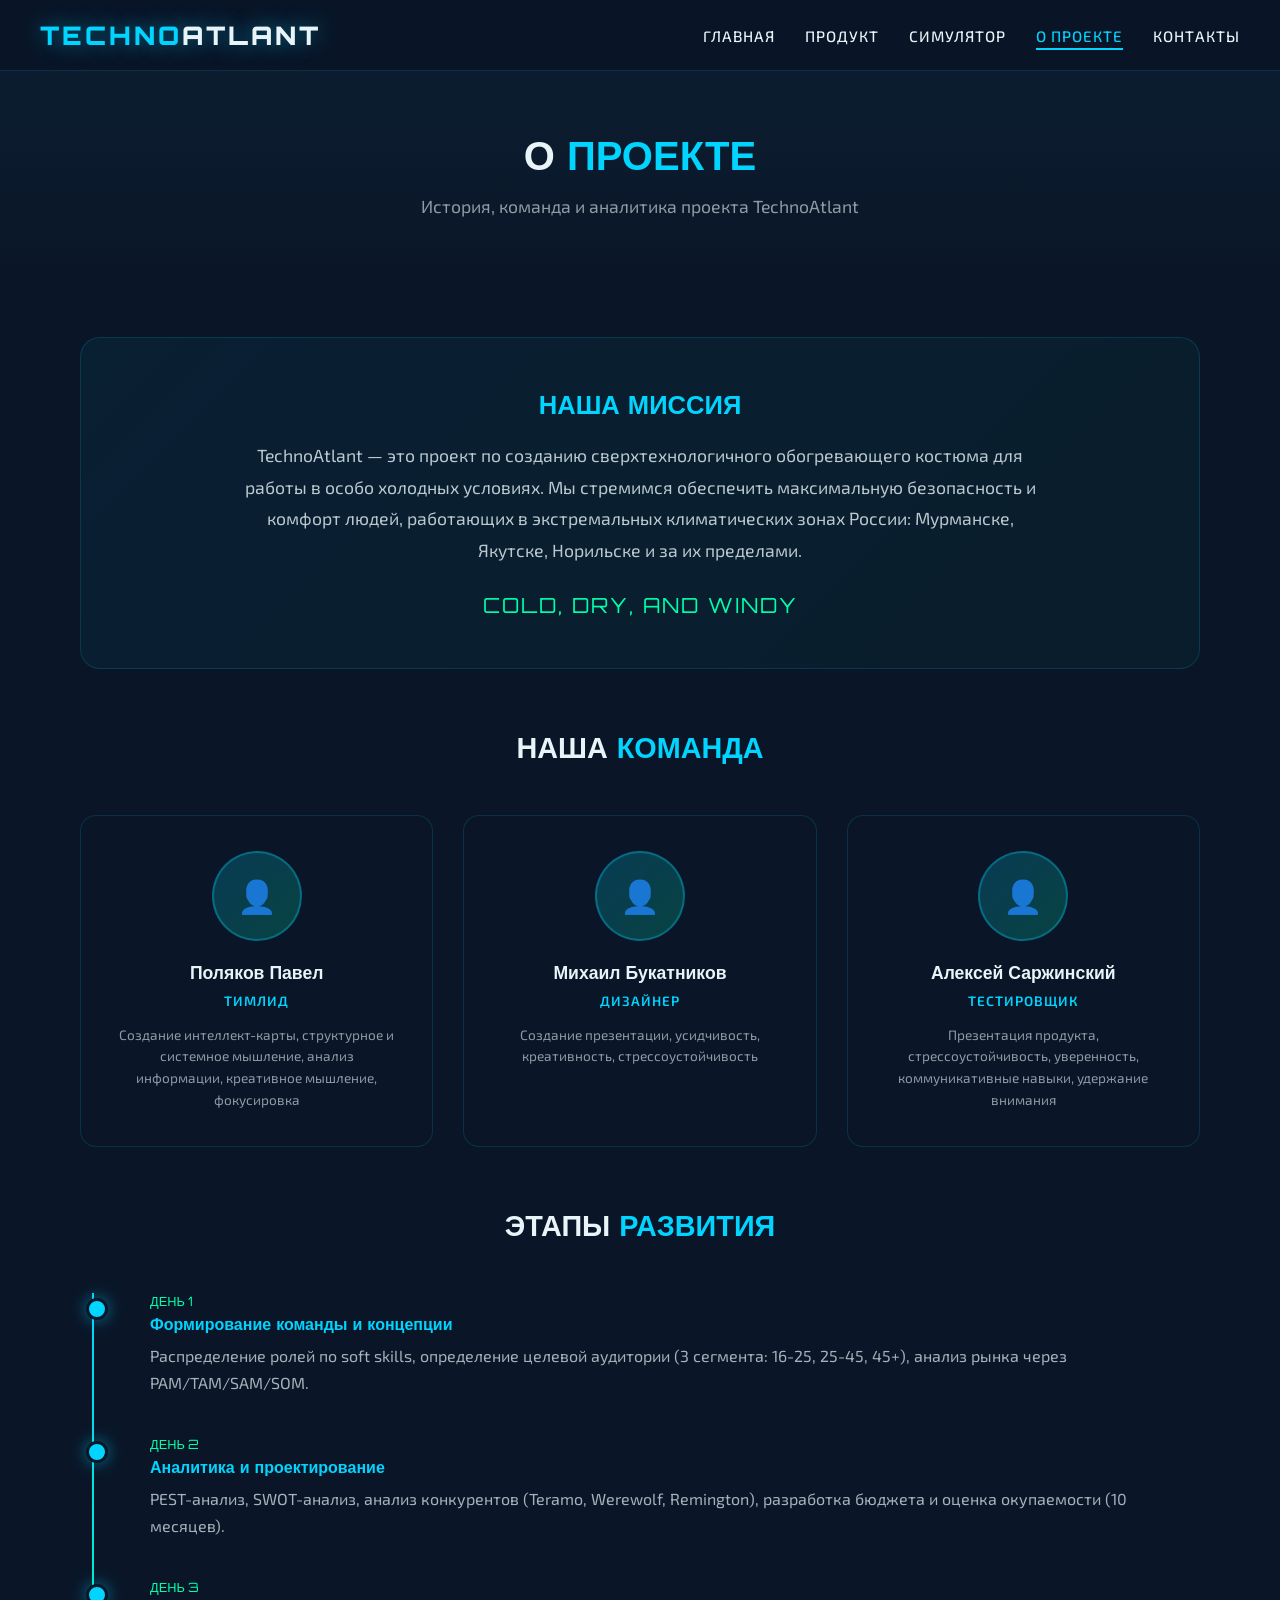
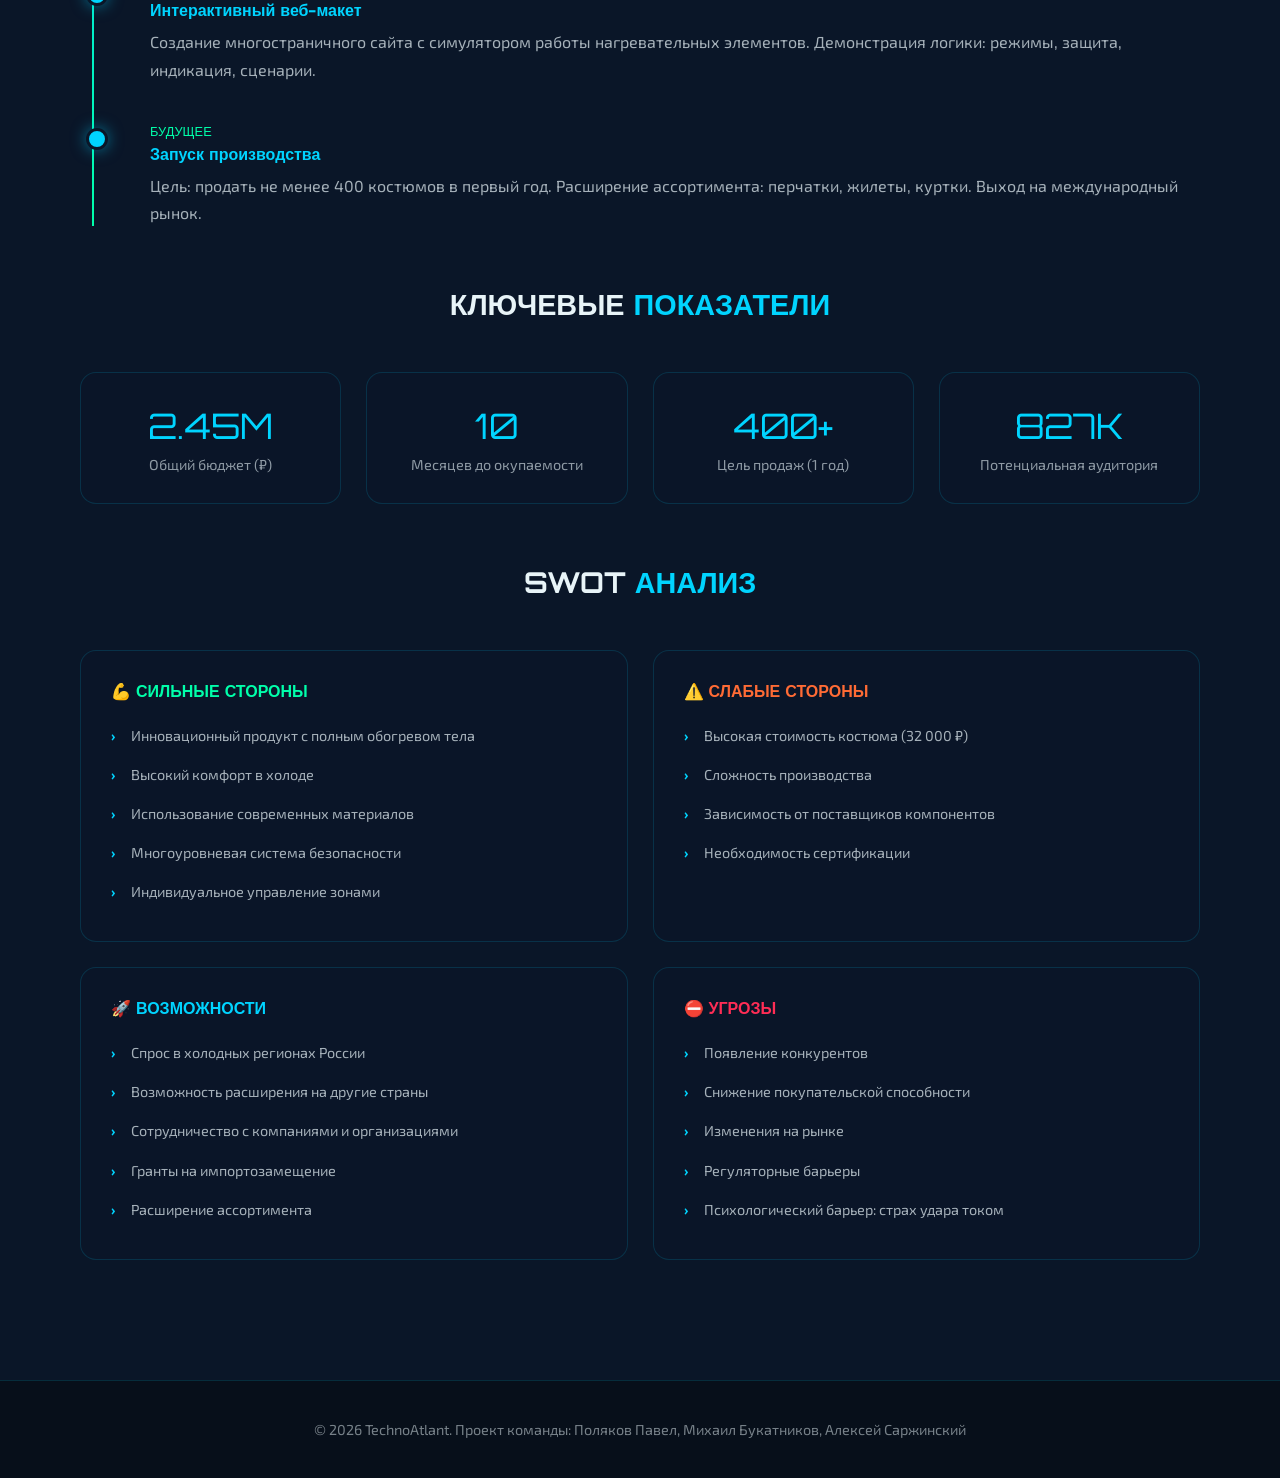
<file: 12/about.html>
<!DOCTYPE html>
<html lang="ru">
<head>
    <meta charset="UTF-8">
    <meta name="viewport" content="width=device-width, initial-scale=1.0">
    <title>TechnoAtlant — О проекте</title>
    <link href="https://fonts.googleapis.com/css2?family=Orbitron:wght@400;500;700;900&family=Exo+2:wght@300;400;500;600;700&display=swap" rel="stylesheet">
    <style>
        * { margin: 0; padding: 0; box-sizing: border-box; }
        :root {
            --ice-blue: #a8d8ea;
            --deep-blue: #0a1628;
            --arctic-white: #e8f4f8;
            --frost-cyan: #00d4ff;
            --aurora-green: #00ffaa;
            --warning-orange: #ff6b35;
            --danger-red: #ff2d55;
            --glass: rgba(10, 22, 40, 0.9);
            --glass-border: rgba(0, 212, 255, 0.15);
        }
        body {
            font-family: 'Exo 2', sans-serif;
            background: var(--deep-blue);
            color: var(--arctic-white);
            overflow-x: hidden;
        }
        nav {
            position: fixed; top: 0; left: 0; width: 100%;
            background: rgba(10, 22, 40, 0.95);
            backdrop-filter: blur(20px);
            border-bottom: 1px solid var(--glass-border);
            z-index: 1000; padding: 0 40px;
        }
        .nav-container {
            max-width: 1400px; margin: 0 auto;
            display: flex; justify-content: space-between; align-items: center;
            height: 70px;
        }
        .logo {
            font-family: 'Orbitron', sans-serif;
            font-size: 1.6rem; font-weight: 900;
            color: var(--frost-cyan);
            text-shadow: 0 0 20px rgba(0, 212, 255, 0.5);
            letter-spacing: 3px;
        }
        .logo span { color: var(--arctic-white); }
        .nav-links {
            display: flex; gap: 30px; list-style: none;
        }
        .nav-links a {
            color: var(--arctic-white); text-decoration: none;
            font-weight: 500; font-size: 0.95rem;
            transition: all 0.3s; position: relative;
            letter-spacing: 1px; text-transform: uppercase;
        }
        .nav-links a::after {
            content: ''; position: absolute; bottom: -5px; left: 0;
            width: 0; height: 2px; background: var(--frost-cyan);
            transition: width 0.3s;
        }
        .nav-links a:hover { color: var(--frost-cyan); }
        .nav-links a:hover::after { width: 100%; }
        .nav-links a.active { color: var(--frost-cyan); }
        .nav-links a.active::after { width: 100%; }

        .page-header {
            padding: 130px 40px 60px; text-align: center;
            background: linear-gradient(180deg, #0d1f33, var(--deep-blue));
        }
        .page-header h1 {
            font-family: 'Orbitron', sans-serif; font-size: 2.5rem;
            margin-bottom: 15px;
        }
        .page-header p { color: rgba(232, 244, 248, 0.6); font-size: 1.1rem; }

        .content { max-width: 1200px; margin: 0 auto; padding: 60px 40px; }

        /* Mission */
        .mission-box {
            background: linear-gradient(135deg, rgba(0, 212, 255, 0.05), rgba(0, 255, 170, 0.03));
            border: 1px solid var(--glass-border); border-radius: 20px;
            padding: 50px; text-align: center; margin-bottom: 60px;
        }
        .mission-box h2 {
            font-family: 'Orbitron', sans-serif; font-size: 1.6rem;
            margin-bottom: 20px; color: var(--frost-cyan);
        }
        .mission-box p { font-size: 1.1rem; line-height: 1.8; color: rgba(232, 244, 248, 0.8); max-width: 800px; margin: 0 auto; }
        .mission-quote {
            font-family: 'Orbitron', sans-serif; font-size: 1.3rem;
            color: var(--aurora-green); margin-top: 25px;
            letter-spacing: 2px;
        }

        /* Team */
        .team-section { margin-bottom: 60px; }
        .team-section h2 {
            font-family: 'Orbitron', sans-serif; font-size: 1.8rem;
            text-align: center; margin-bottom: 50px;
        }
        .team-section h2 span { color: var(--frost-cyan); }
        .team-grid {
            display: grid; grid-template-columns: repeat(3, 1fr); gap: 30px;
        }
        .team-card {
            background: var(--glass); border: 1px solid var(--glass-border);
            border-radius: 16px; padding: 35px; text-align: center;
            transition: all 0.3s;
        }
        .team-card:hover {
            transform: translateY(-8px);
            border-color: rgba(0, 212, 255, 0.4);
            box-shadow: 0 20px 50px rgba(0, 212, 255, 0.1);
        }
        .team-avatar {
            width: 90px; height: 90px; border-radius: 50%;
            background: linear-gradient(135deg, rgba(0, 212, 255, 0.2), rgba(0, 255, 170, 0.2));
            margin: 0 auto 20px; display: flex; align-items: center; justify-content: center;
            font-size: 2rem; border: 2px solid rgba(0, 212, 255, 0.3);
        }
        .team-card h3 { font-family: 'Orbitron', sans-serif; font-size: 1.1rem; margin-bottom: 8px; }
        .team-card .role {
            color: var(--frost-cyan); font-size: 0.85rem; font-weight: 600;
            margin-bottom: 15px; letter-spacing: 1px;
        }
        .team-card .skills {
            color: rgba(232, 244, 248, 0.6); font-size: 0.85rem; line-height: 1.6;
        }

        /* Timeline */
        .timeline-section { margin-bottom: 60px; }
        .timeline-section h2 {
            font-family: 'Orbitron', sans-serif; font-size: 1.8rem;
            text-align: center; margin-bottom: 50px;
        }
        .timeline-section h2 span { color: var(--frost-cyan); }
        .timeline {
            position: relative; padding-left: 40px;
        }
        .timeline::before {
            content: ''; position: absolute; left: 12px; top: 0; bottom: 0;
            width: 2px; background: linear-gradient(180deg, var(--frost-cyan), var(--aurora-green));
        }
        .timeline-item {
            position: relative; margin-bottom: 40px; padding-left: 30px;
        }
        .timeline-item::before {
            content: ''; position: absolute; left: -34px; top: 5px;
            width: 16px; height: 16px; border-radius: 50%;
            background: var(--frost-cyan); border: 3px solid var(--deep-blue);
            box-shadow: 0 0 15px rgba(0, 212, 255, 0.5);
        }
        .timeline-item h3 {
            font-family: 'Orbitron', sans-serif; font-size: 1rem;
            color: var(--frost-cyan); margin-bottom: 8px;
        }
        .timeline-item p { color: rgba(232, 244, 248, 0.7); line-height: 1.7; }
        .timeline-item .date {
            font-size: 0.8rem; color: var(--aurora-green);
            margin-bottom: 5px; font-family: 'Orbitron', sans-serif;
        }

        /* Stats */
        .stats-section { margin-bottom: 60px; }
        .stats-section h2 {
            font-family: 'Orbitron', sans-serif; font-size: 1.8rem;
            text-align: center; margin-bottom: 50px;
        }
        .stats-section h2 span { color: var(--frost-cyan); }
        .stats-grid {
            display: grid; grid-template-columns: repeat(4, 1fr); gap: 25px;
        }
        .stat-card {
            background: var(--glass); border: 1px solid var(--glass-border);
            border-radius: 16px; padding: 30px; text-align: center;
        }
        .stat-card .number {
            font-family: 'Orbitron', sans-serif; font-size: 2.2rem;
            color: var(--frost-cyan); margin-bottom: 8px;
        }
        .stat-card .label { color: rgba(232, 244, 248, 0.6); font-size: 0.9rem; }

        /* SWOT */
        .swot-section { margin-bottom: 60px; }
        .swot-section h2 {
            font-family: 'Orbitron', sans-serif; font-size: 1.8rem;
            text-align: center; margin-bottom: 50px;
        }
        .swot-section h2 span { color: var(--frost-cyan); }
        .swot-grid {
            display: grid; grid-template-columns: repeat(2, 1fr); gap: 25px;
        }
        .swot-card {
            background: var(--glass); border: 1px solid var(--glass-border);
            border-radius: 16px; padding: 30px;
        }
        .swot-card h3 {
            font-family: 'Orbitron', sans-serif; font-size: 1rem;
            margin-bottom: 15px; display: flex; align-items: center; gap: 10px;
        }
        .swot-card.s h3 { color: var(--aurora-green); }
        .swot-card.w h3 { color: var(--warning-orange); }
        .swot-card.o h3 { color: var(--frost-cyan); }
        .swot-card.t h3 { color: var(--danger-red); }
        .swot-card ul { list-style: none; }
        .swot-card ul li {
            padding: 8px 0; padding-left: 20px; position: relative;
            color: rgba(232, 244, 248, 0.7); font-size: 0.9rem; line-height: 1.6;
        }
        .swot-card ul li::before {
            content: '›'; position: absolute; left: 0;
            color: var(--frost-cyan); font-weight: bold;
        }

        footer {
            background: #070f1a; padding: 40px;
            border-top: 1px solid var(--glass-border);
            text-align: center;
        }
        footer p { color: rgba(232, 244, 248, 0.5); font-size: 0.9rem; }

        @media (max-width: 900px) {
            .team-grid { grid-template-columns: 1fr; }
            .stats-grid { grid-template-columns: repeat(2, 1fr); }
            .swot-grid { grid-template-columns: 1fr; }
            .nav-links { display: none; }
        }
    </style>
</head>
<body>
    <nav>
        <div class="nav-container">
            <div class="logo">TECHNO<span>ATLANT</span></div>
            <ul class="nav-links">
                <li><a href="index.html">Главная</a></li>
                <li><a href="product.html">Продукт</a></li>
                <li><a href="simulator.html">Симулятор</a></li>
                <li><a href="about.html" class="active">О проекте</a></li>
                <li><a href="contacts.html">Контакты</a></li>
            </ul>
        </div>
    </nav>

    <div class="page-header">
        <h1>О <span style="color:var(--frost-cyan)">ПРОЕКТЕ</span></h1>
        <p>История, команда и аналитика проекта TechnoAtlant</p>
    </div>

    <div class="content">
        <div class="mission-box">
            <h2>НАША МИССИЯ</h2>
            <p>TechnoAtlant — это проект по созданию сверхтехнологичного обогревающего костюма для работы в особо холодных условиях. Мы стремимся обеспечить максимальную безопасность и комфорт людей, работающих в экстремальных климатических зонах России: Мурманске, Якутске, Норильске и за их пределами.</p>
            <div class="mission-quote">COLD, DRY, AND WINDY</div>
        </div>

        <div class="team-section">
            <h2>НАША <span>КОМАНДА</span></h2>
            <div class="team-grid">
                <div class="team-card">
                    <div class="team-avatar">👤</div>
                    <h3>Поляков Павел</h3>
                    <div class="role">ТИМЛИД</div>
                    <div class="skills">Создание интеллект-карты, структурное и системное мышление, анализ информации, креативное мышление, фокусировка</div>
                </div>
                <div class="team-card">
                    <div class="team-avatar">👤</div>
                    <h3>Михаил Букатников</h3>
                    <div class="role">ДИЗАЙНЕР</div>
                    <div class="skills">Создание презентации, усидчивость, креативность, стрессоустойчивость</div>
                </div>
                <div class="team-card">
                    <div class="team-avatar">👤</div>
                    <h3>Алексей Саржинский</h3>
                    <div class="role">ТЕСТИРОВЩИК</div>
                    <div class="skills">Презентация продукта, стрессоустойчивость, уверенность, коммуникативные навыки, удержание внимания</div>
                </div>
            </div>
        </div>

        <div class="timeline-section">
            <h2>ЭТАПЫ <span>РАЗВИТИЯ</span></h2>
            <div class="timeline">
                <div class="timeline-item">
                    <div class="date">ДЕНЬ 1</div>
                    <h3>Формирование команды и концепции</h3>
                    <p>Распределение ролей по soft skills, определение целевой аудитории (3 сегмента: 16-25, 25-45, 45+), анализ рынка через PAM/TAM/SAM/SOM.</p>
                </div>
                <div class="timeline-item">
                    <div class="date">ДЕНЬ 2</div>
                    <h3>Аналитика и проектирование</h3>
                    <p>PEST-анализ, SWOT-анализ, анализ конкурентов (Teramo, Werewolf, Remington), разработка бюджета и оценка окупаемости (10 месяцев).</p>
                </div>
                <div class="timeline-item">
                    <div class="date">ДЕНЬ 3</div>
                    <h3>Интерактивный веб-макет</h3>
                    <p>Создание многостраничного сайта с симулятором работы нагревательных элементов. Демонстрация логики: режимы, защита, индикация, сценарии.</p>
                </div>
                <div class="timeline-item">
                    <div class="date">БУДУЩЕЕ</div>
                    <h3>Запуск производства</h3>
                    <p>Цель: продать не менее 400 костюмов в первый год. Расширение ассортимента: перчатки, жилеты, куртки. Выход на международный рынок.</p>
                </div>
            </div>
        </div>

        <div class="stats-section">
            <h2>КЛЮЧЕВЫЕ <span>ПОКАЗАТЕЛИ</span></h2>
            <div class="stats-grid">
                <div class="stat-card">
                    <div class="number">2.45M</div>
                    <div class="label">Общий бюджет (₽)</div>
                </div>
                <div class="stat-card">
                    <div class="number">10</div>
                    <div class="label">Месяцев до окупаемости</div>
                </div>
                <div class="stat-card">
                    <div class="number">400+</div>
                    <div class="label">Цель продаж (1 год)</div>
                </div>
                <div class="stat-card">
                    <div class="number">827K</div>
                    <div class="label">Потенциальная аудитория</div>
                </div>
            </div>
        </div>

        <div class="swot-section">
            <h2>SWOT <span>АНАЛИЗ</span></h2>
            <div class="swot-grid">
                <div class="swot-card s">
                    <h3>💪 СИЛЬНЫЕ СТОРОНЫ</h3>
                    <ul>
                        <li>Инновационный продукт с полным обогревом тела</li>
                        <li>Высокий комфорт в холоде</li>
                        <li>Использование современных материалов</li>
                        <li>Многоуровневая система безопасности</li>
                        <li>Индивидуальное управление зонами</li>
                    </ul>
                </div>
                <div class="swot-card w">
                    <h3>⚠️ СЛАБЫЕ СТОРОНЫ</h3>
                    <ul>
                        <li>Высокая стоимость костюма (32 000 ₽)</li>
                        <li>Сложность производства</li>
                        <li>Зависимость от поставщиков компонентов</li>
                        <li>Необходимость сертификации</li>
                    </ul>
                </div>
                <div class="swot-card o">
                    <h3>🚀 ВОЗМОЖНОСТИ</h3>
                    <ul>
                        <li>Спрос в холодных регионах России</li>
                        <li>Возможность расширения на другие страны</li>
                        <li>Сотрудничество с компаниями и организациями</li>
                        <li>Гранты на импортозамещение</li>
                        <li>Расширение ассортимента</li>
                    </ul>
                </div>
                <div class="swot-card t">
                    <h3>⛔ УГРОЗЫ</h3>
                    <ul>
                        <li>Появление конкурентов</li>
                        <li>Снижение покупательской способности</li>
                        <li>Изменения на рынке</li>
                        <li>Регуляторные барьеры</li>
                        <li>Психологический барьер: страх удара током</li>
                    </ul>
                </div>
            </div>
        </div>
    </div>

    <footer>
        <p>© 2026 TechnoAtlant. Проект команды: Поляков Павел, Михаил Букатников, Алексей Саржинский</p>
    </footer>
</body>
</html>
</file>
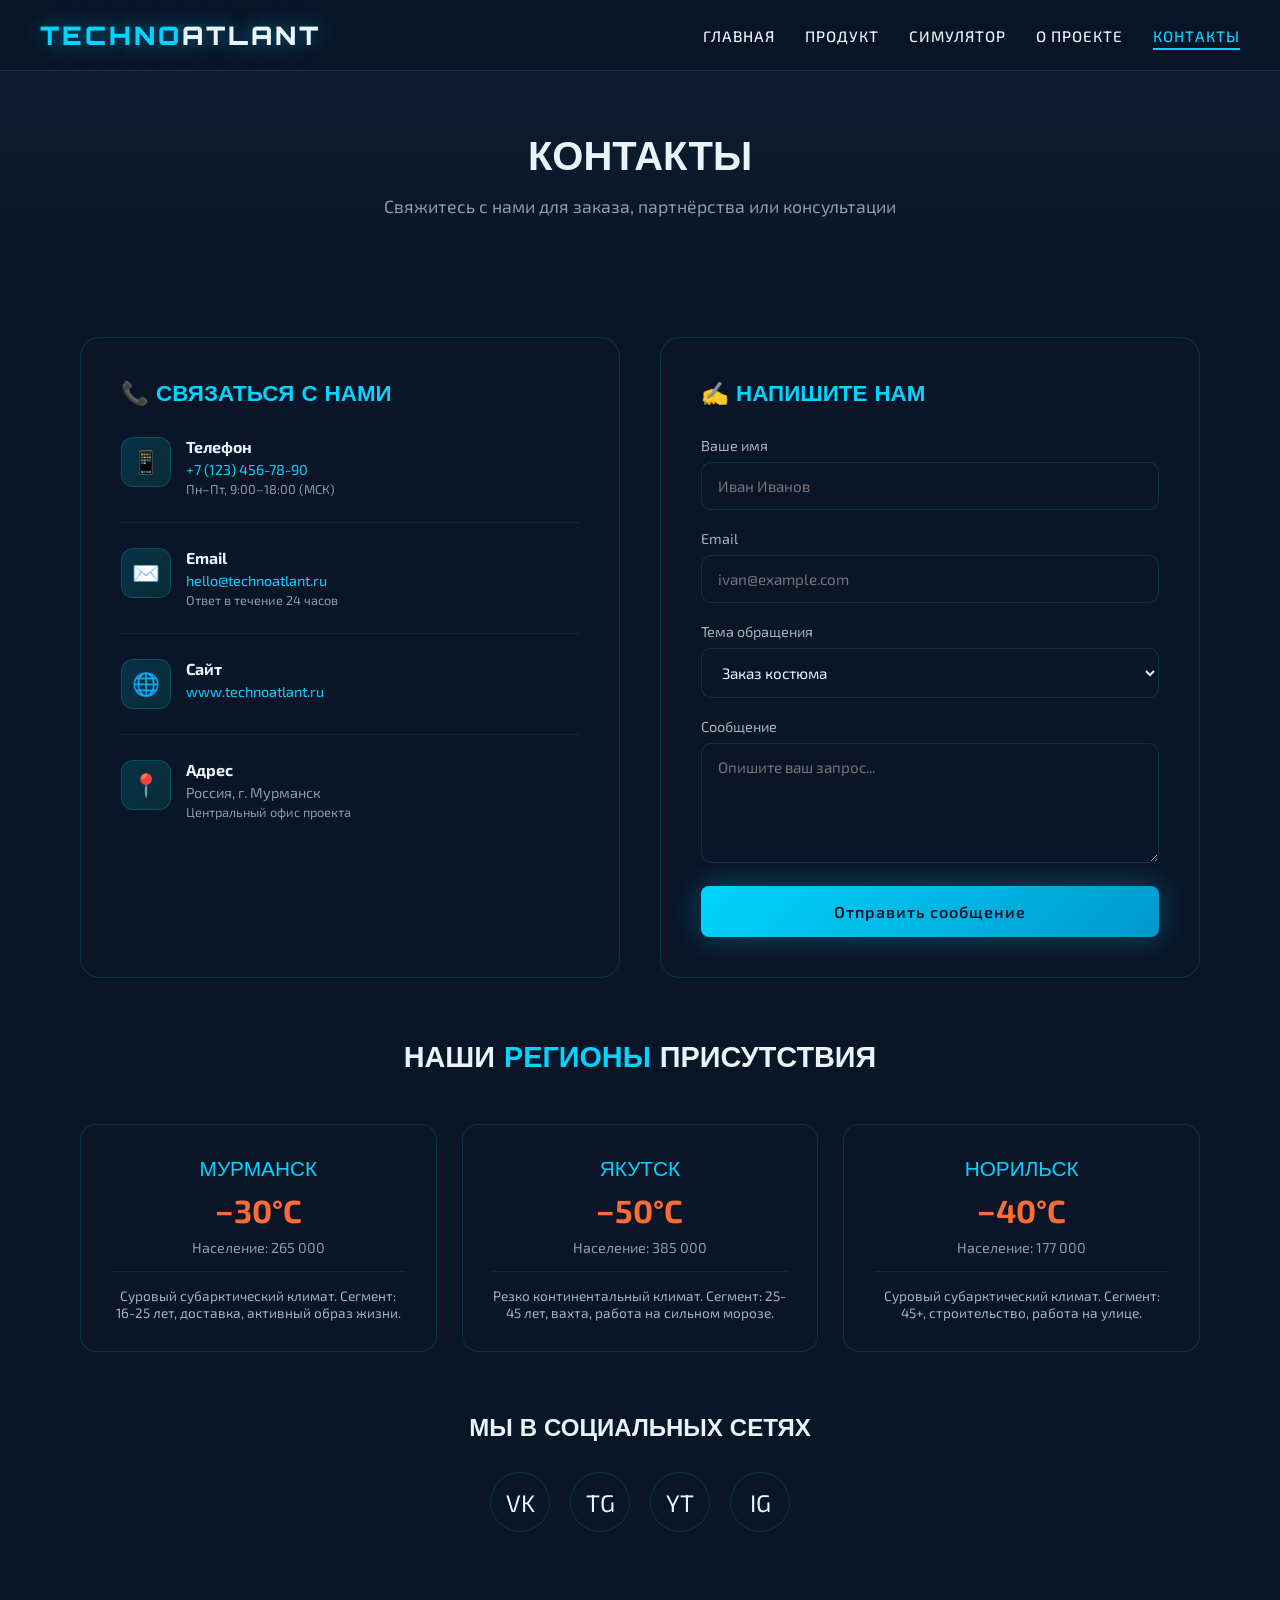
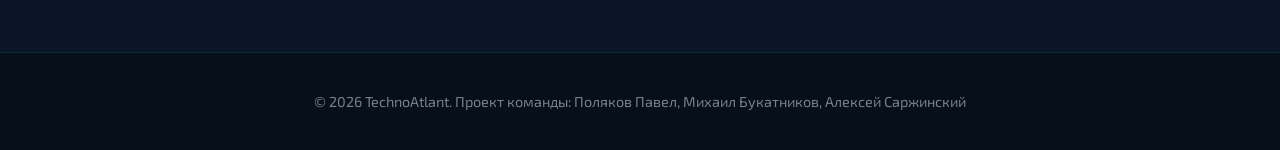
<file: 12/contacts.html>
<!DOCTYPE html>
<html lang="ru">
<head>
    <meta charset="UTF-8">
    <meta name="viewport" content="width=device-width, initial-scale=1.0">
    <title>TechnoAtlant — Контакты</title>
    <link href="https://fonts.googleapis.com/css2?family=Orbitron:wght@400;500;700;900&family=Exo+2:wght@300;400;500;600;700&display=swap" rel="stylesheet">
    <style>
        * { margin: 0; padding: 0; box-sizing: border-box; }
        :root {
            --ice-blue: #a8d8ea;
            --deep-blue: #0a1628;
            --arctic-white: #e8f4f8;
            --frost-cyan: #00d4ff;
            --aurora-green: #00ffaa;
            --warning-orange: #ff6b35;
            --danger-red: #ff2d55;
            --glass: rgba(10, 22, 40, 0.9);
            --glass-border: rgba(0, 212, 255, 0.15);
        }
        body {
            font-family: 'Exo 2', sans-serif;
            background: var(--deep-blue);
            color: var(--arctic-white);
            overflow-x: hidden;
        }
        nav {
            position: fixed; top: 0; left: 0; width: 100%;
            background: rgba(10, 22, 40, 0.95);
            backdrop-filter: blur(20px);
            border-bottom: 1px solid var(--glass-border);
            z-index: 1000; padding: 0 40px;
        }
        .nav-container {
            max-width: 1400px; margin: 0 auto;
            display: flex; justify-content: space-between; align-items: center;
            height: 70px;
        }
        .logo {
            font-family: 'Orbitron', sans-serif;
            font-size: 1.6rem; font-weight: 900;
            color: var(--frost-cyan);
            text-shadow: 0 0 20px rgba(0, 212, 255, 0.5);
            letter-spacing: 3px;
        }
        .logo span { color: var(--arctic-white); }
        .nav-links {
            display: flex; gap: 30px; list-style: none;
        }
        .nav-links a {
            color: var(--arctic-white); text-decoration: none;
            font-weight: 500; font-size: 0.95rem;
            transition: all 0.3s; position: relative;
            letter-spacing: 1px; text-transform: uppercase;
        }
        .nav-links a::after {
            content: ''; position: absolute; bottom: -5px; left: 0;
            width: 0; height: 2px; background: var(--frost-cyan);
            transition: width 0.3s;
        }
        .nav-links a:hover { color: var(--frost-cyan); }
        .nav-links a:hover::after { width: 100%; }
        .nav-links a.active { color: var(--frost-cyan); }
        .nav-links a.active::after { width: 100%; }

        .page-header {
            padding: 130px 40px 60px; text-align: center;
            background: linear-gradient(180deg, #0d1f33, var(--deep-blue));
        }
        .page-header h1 {
            font-family: 'Orbitron', sans-serif; font-size: 2.5rem;
            margin-bottom: 15px;
        }
        .page-header p { color: rgba(232, 244, 248, 0.6); font-size: 1.1rem; }

        .content { max-width: 1200px; margin: 0 auto; padding: 60px 40px; }

        /* Contact grid */
        .contact-grid {
            display: grid; grid-template-columns: 1fr 1fr; gap: 40px;
            margin-bottom: 60px;
        }
        .contact-info {
            background: var(--glass); border: 1px solid var(--glass-border);
            border-radius: 20px; padding: 40px;
        }
        .contact-info h2 {
            font-family: 'Orbitron', sans-serif; font-size: 1.4rem;
            margin-bottom: 30px; color: var(--frost-cyan);
        }
        .contact-item {
            display: flex; align-items: flex-start; gap: 15px;
            margin-bottom: 25px; padding-bottom: 25px;
            border-bottom: 1px solid rgba(0, 212, 255, 0.1);
        }
        .contact-item:last-child { border-bottom: none; margin-bottom: 0; padding-bottom: 0; }
        .contact-icon {
            width: 50px; height: 50px; border-radius: 12px;
            background: linear-gradient(135deg, rgba(0, 212, 255, 0.15), rgba(0, 255, 170, 0.1));
            display: flex; align-items: center; justify-content: center;
            font-size: 1.4rem; flex-shrink: 0;
            border: 1px solid rgba(0, 212, 255, 0.2);
        }
        .contact-item h3 { font-size: 1rem; margin-bottom: 5px; }
        .contact-item p { color: rgba(232, 244, 248, 0.6); font-size: 0.9rem; }
        .contact-item a { color: var(--frost-cyan); text-decoration: none; }
        .contact-item a:hover { text-decoration: underline; }

        /* Form */
        .contact-form {
            background: var(--glass); border: 1px solid var(--glass-border);
            border-radius: 20px; padding: 40px;
        }
        .contact-form h2 {
            font-family: 'Orbitron', sans-serif; font-size: 1.4rem;
            margin-bottom: 30px; color: var(--frost-cyan);
        }
        .form-group { margin-bottom: 20px; }
        .form-group label {
            display: block; margin-bottom: 8px;
            font-size: 0.9rem; color: rgba(232, 244, 248, 0.7);
        }
        .form-group input,
        .form-group textarea,
        .form-group select {
            width: 100%; padding: 14px 16px;
            background: rgba(10, 22, 40, 0.6);
            border: 1px solid var(--glass-border); border-radius: 10px;
            color: var(--arctic-white); font-family: 'Exo 2', sans-serif;
            font-size: 0.95rem; transition: all 0.3s;
        }
        .form-group input:focus,
        .form-group textarea:focus,
        .form-group select:focus {
            outline: none; border-color: var(--frost-cyan);
            box-shadow: 0 0 15px rgba(0, 212, 255, 0.2);
        }
        .form-group textarea { min-height: 120px; resize: vertical; }
        .btn {
            padding: 16px 40px; border-radius: 8px; font-size: 1rem;
            font-weight: 600; text-decoration: none; cursor: pointer;
            transition: all 0.3s; border: none; display: inline-block;
            font-family: 'Exo 2', sans-serif; letter-spacing: 1px;
            width: 100%;
        }
        .btn-primary {
            background: linear-gradient(135deg, var(--frost-cyan), #0099cc);
            color: var(--deep-blue); box-shadow: 0 0 30px rgba(0, 212, 255, 0.3);
        }
        .btn-primary:hover {
            transform: translateY(-3px);
            box-shadow: 0 10px 40px rgba(0, 212, 255, 0.5);
        }

        /* Regions */
        .regions-section { margin-bottom: 60px; }
        .regions-section h2 {
            font-family: 'Orbitron', sans-serif; font-size: 1.8rem;
            text-align: center; margin-bottom: 50px;
        }
        .regions-section h2 span { color: var(--frost-cyan); }
        .regions-grid {
            display: grid; grid-template-columns: repeat(3, 1fr); gap: 25px;
        }
        .region-card {
            background: var(--glass); border: 1px solid var(--glass-border);
            border-radius: 16px; padding: 30px; text-align: center;
            transition: all 0.3s;
        }
        .region-card:hover {
            transform: translateY(-5px);
            border-color: rgba(0, 212, 255, 0.4);
        }
        .region-card .city {
            font-family: 'Orbitron', sans-serif; font-size: 1.3rem;
            color: var(--frost-cyan); margin-bottom: 10px;
        }
        .region-card .temp {
            font-size: 2rem; font-weight: 700; color: var(--warning-orange);
            margin-bottom: 10px;
        }
        .region-card .pop {
            color: rgba(232, 244, 248, 0.6); font-size: 0.9rem;
        }
        .region-card .climate {
            margin-top: 15px; padding-top: 15px;
            border-top: 1px solid rgba(0, 212, 255, 0.1);
            color: rgba(232, 244, 248, 0.7); font-size: 0.85rem;
        }

        /* Social */
        .social-section { text-align: center; margin-bottom: 60px; }
        .social-section h2 {
            font-family: 'Orbitron', sans-serif; font-size: 1.5rem;
            margin-bottom: 30px;
        }
        .social-links {
            display: flex; justify-content: center; gap: 20px;
        }
        .social-link {
            width: 60px; height: 60px; border-radius: 50%;
            background: var(--glass); border: 1px solid var(--glass-border);
            display: flex; align-items: center; justify-content: center;
            font-size: 1.5rem; transition: all 0.3s; cursor: pointer;
            color: var(--arctic-white); text-decoration: none;
        }
        .social-link:hover {
            transform: translateY(-5px) scale(1.1);
            border-color: var(--frost-cyan);
            box-shadow: 0 10px 30px rgba(0, 212, 255, 0.2);
            color: var(--frost-cyan);
        }

        footer {
            background: #070f1a; padding: 40px;
            border-top: 1px solid var(--glass-border);
            text-align: center;
        }
        footer p { color: rgba(232, 244, 248, 0.5); font-size: 0.9rem; }

        @media (max-width: 900px) {
            .contact-grid { grid-template-columns: 1fr; }
            .regions-grid { grid-template-columns: 1fr; }
            .nav-links { display: none; }
        }
    </style>
</head>
<body>
    <nav>
        <div class="nav-container">
            <div class="logo">TECHNO<span>ATLANT</span></div>
            <ul class="nav-links">
                <li><a href="index.html">Главная</a></li>
                <li><a href="product.html">Продукт</a></li>
                <li><a href="simulator.html">Симулятор</a></li>
                <li><a href="about.html">О проекте</a></li>
                <li><a href="contacts.html" class="active">Контакты</a></li>
            </ul>
        </div>
    </nav>

    <div class="page-header">
        <h1>КОНТАКТЫ</h1>
        <p>Свяжитесь с нами для заказа, партнёрства или консультации</p>
    </div>

    <div class="content">
        <div class="contact-grid">
            <div class="contact-info">
                <h2>📞 СВЯЗАТЬСЯ С НАМИ</h2>
                <div class="contact-item">
                    <div class="contact-icon">📱</div>
                    <div>
                        <h3>Телефон</h3>
                        <p><a href="tel:+1234567890">+7 (123) 456-78-90</a></p>
                        <p style="font-size:0.8rem;margin-top:3px">Пн–Пт, 9:00–18:00 (МСК)</p>
                    </div>
                </div>
                <div class="contact-item">
                    <div class="contact-icon">✉️</div>
                    <div>
                        <h3>Email</h3>
                        <p><a href="mailto:hello@technoatlant.ru">hello@technoatlant.ru</a></p>
                        <p style="font-size:0.8rem;margin-top:3px">Ответ в течение 24 часов</p>
                    </div>
                </div>
                <div class="contact-item">
                    <div class="contact-icon">🌐</div>
                    <div>
                        <h3>Сайт</h3>
                        <p><a href="index.html">www.technoatlant.ru</a></p>
                    </div>
                </div>
                <div class="contact-item">
                    <div class="contact-icon">📍</div>
                    <div>
                        <h3>Адрес</h3>
                        <p>Россия, г. Мурманск</p>
                        <p style="font-size:0.8rem;margin-top:3px">Центральный офис проекта</p>
                    </div>
                </div>
            </div>

            <div class="contact-form">
                <h2>✍️ НАПИШИТЕ НАМ</h2>
                <form onsubmit="event.preventDefault(); alert('Спасибо! Ваше сообщение отправлено.');">
                    <div class="form-group">
                        <label>Ваше имя</label>
                        <input type="text" placeholder="Иван Иванов" required>
                    </div>
                    <div class="form-group">
                        <label>Email</label>
                        <input type="email" placeholder="ivan@example.com" required>
                    </div>
                    <div class="form-group">
                        <label>Тема обращения</label>
                        <select>
                            <option>Заказ костюма</option>
                            <option>Партнёрство</option>
                            <option>Консультация</option>
                            <option>Сервисное обслуживание</option>
                            <option>Другое</option>
                        </select>
                    </div>
                    <div class="form-group">
                        <label>Сообщение</label>
                        <textarea placeholder="Опишите ваш запрос..." required></textarea>
                    </div>
                    <button type="submit" class="btn btn-primary">Отправить сообщение</button>
                </form>
            </div>
        </div>

        <div class="regions-section">
            <h2>НАШИ <span>РЕГИОНЫ</span> ПРИСУТСТВИЯ</h2>
            <div class="regions-grid">
                <div class="region-card">
                    <div class="city">МУРМАНСК</div>
                    <div class="temp">−30°C</div>
                    <div class="pop">Население: 265 000</div>
                    <div class="climate">Суровый субарктический климат. Сегмент: 16-25 лет, доставка, активный образ жизни.</div>
                </div>
                <div class="region-card">
                    <div class="city">ЯКУТСК</div>
                    <div class="temp">−50°C</div>
                    <div class="pop">Население: 385 000</div>
                    <div class="climate">Резко континентальный климат. Сегмент: 25-45 лет, вахта, работа на сильном морозе.</div>
                </div>
                <div class="region-card">
                    <div class="city">НОРИЛЬСК</div>
                    <div class="temp">−40°C</div>
                    <div class="pop">Население: 177 000</div>
                    <div class="climate">Суровый субарктический климат. Сегмент: 45+, строительство, работа на улице.</div>
                </div>
            </div>
        </div>

        <div class="social-section">
            <h2>МЫ В СОЦИАЛЬНЫХ СЕТЯХ</h2>
            <div class="social-links">
                <a href="#" class="social-link" title="VK">VK</a>
                <a href="#" class="social-link" title="Telegram">TG</a>
                <a href="#" class="social-link" title="YouTube">YT</a>
                <a href="#" class="social-link" title="Instagram">IG</a>
            </div>
        </div>
    </div>

    <footer>
        <p>© 2026 TechnoAtlant. Проект команды: Поляков Павел, Михаил Букатников, Алексей Саржинский</p>
    </footer>
</body>
</html>
</file>
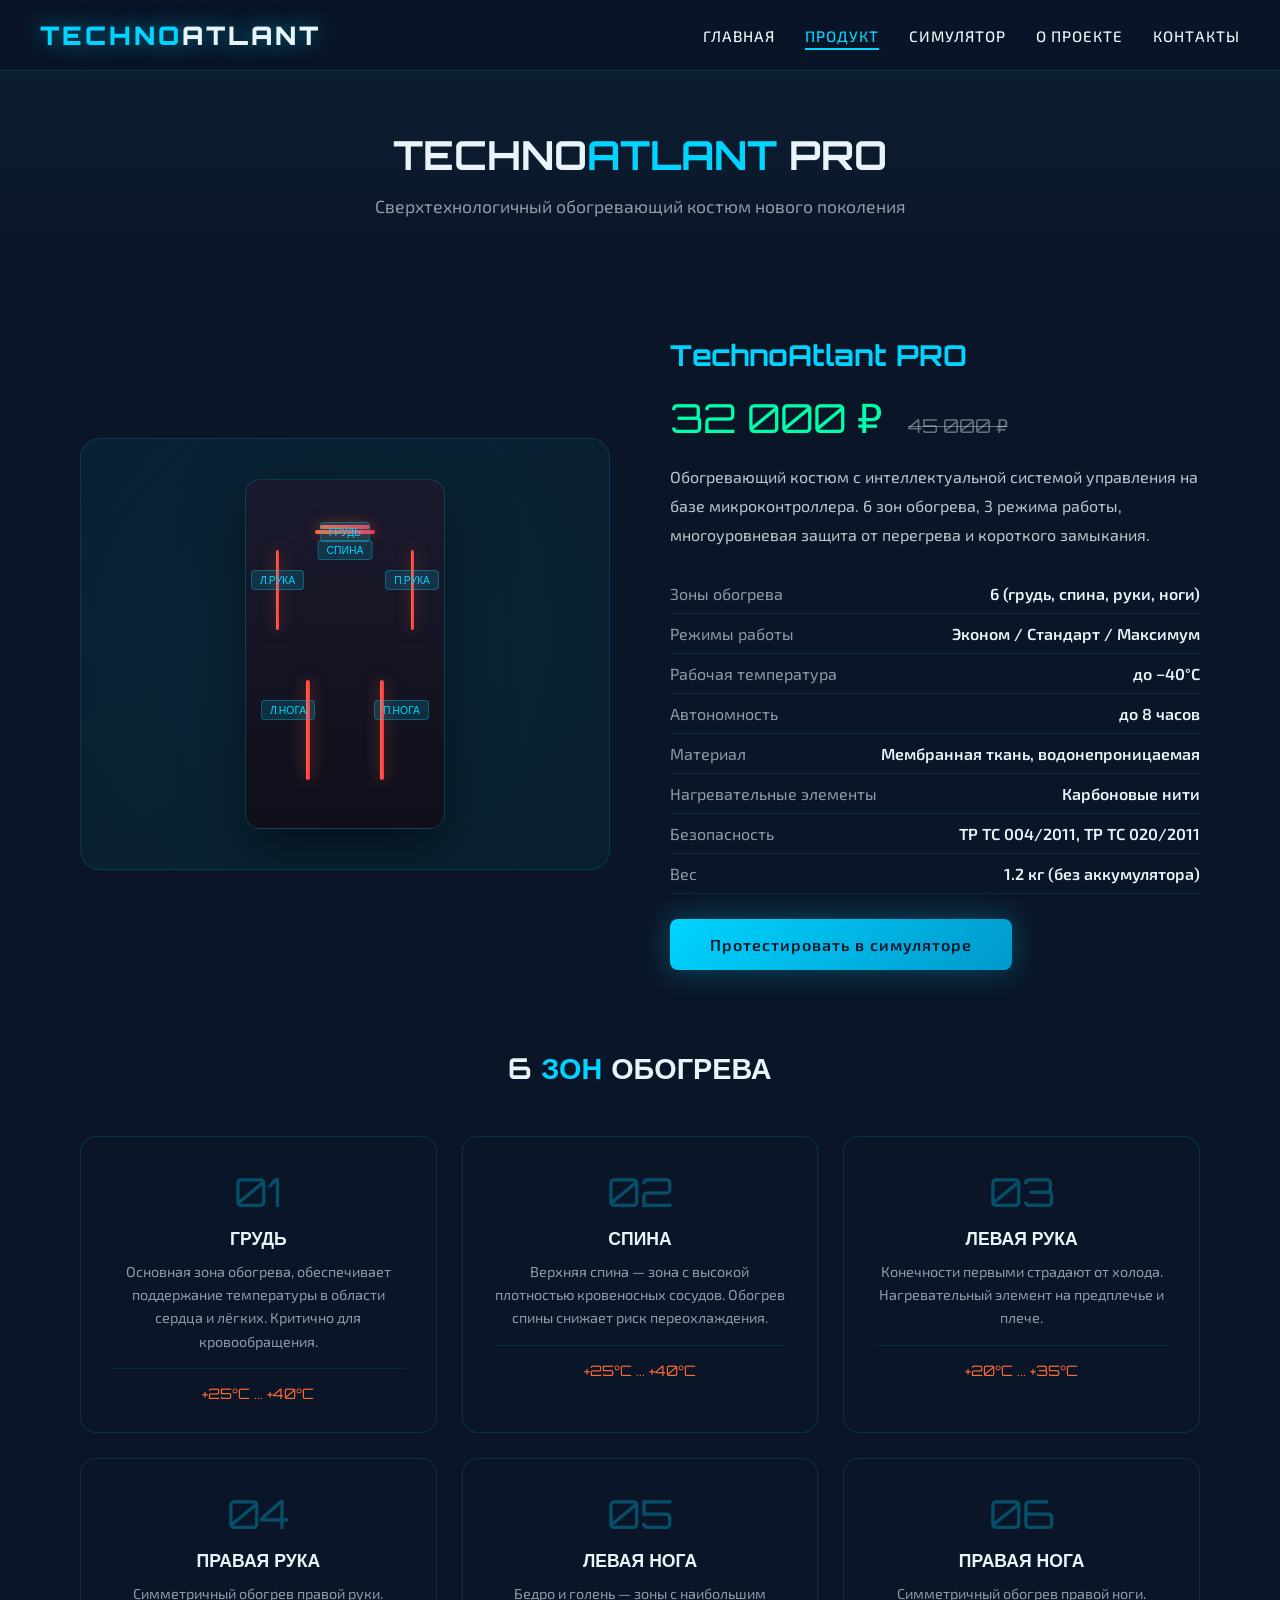
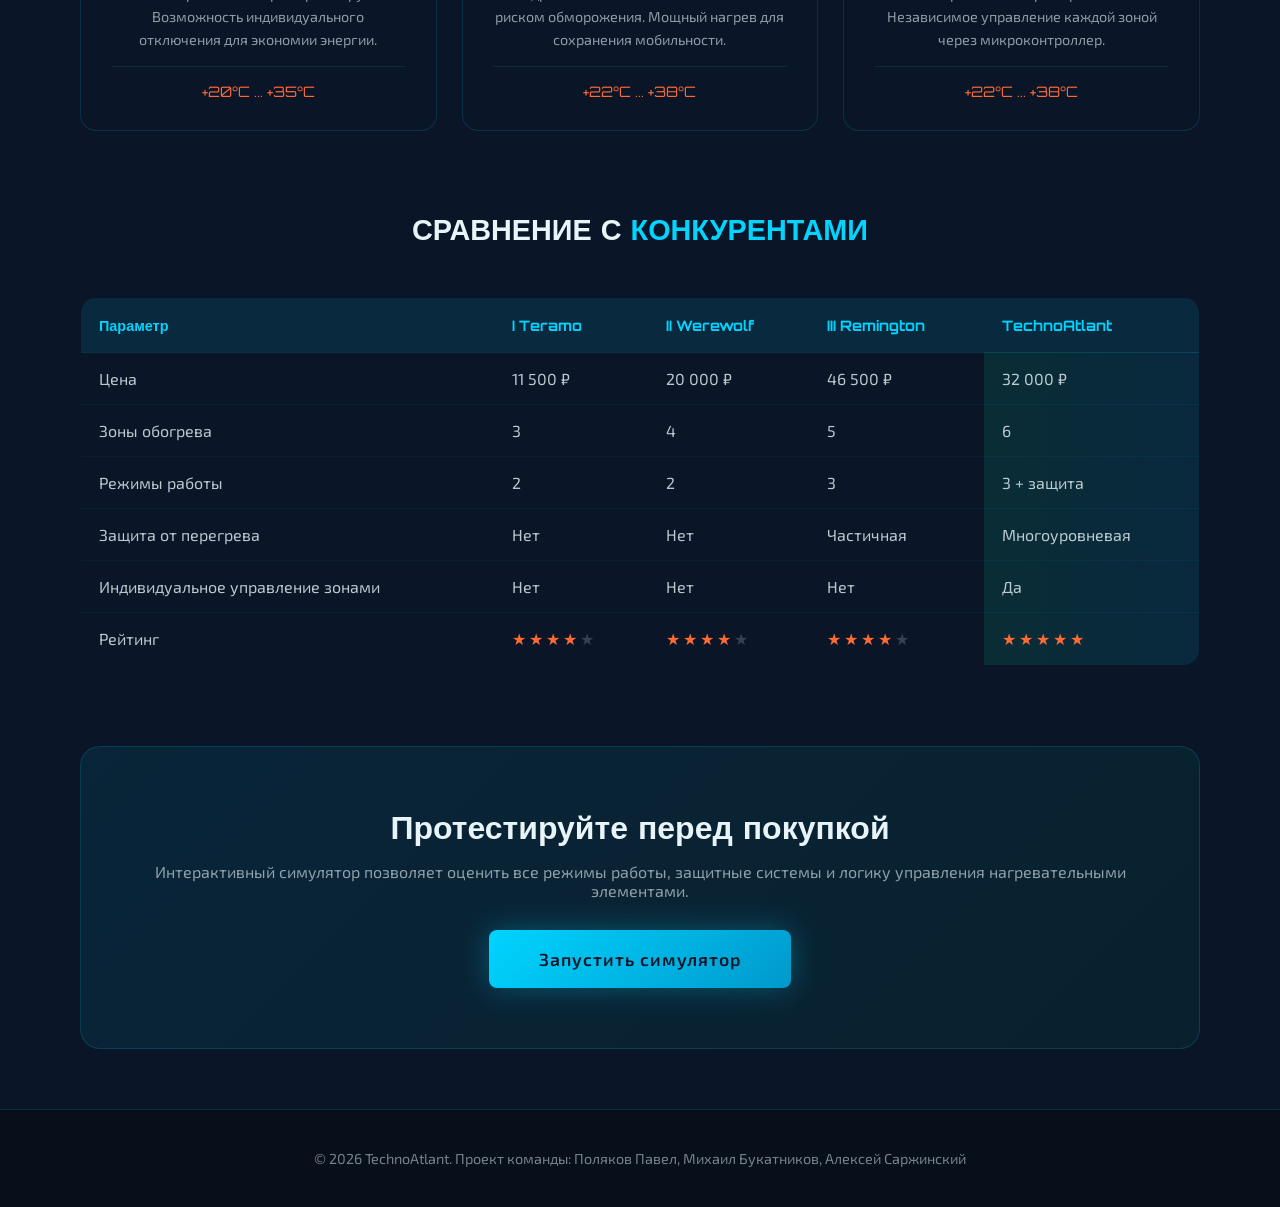
<file: 12/product.html>
<!DOCTYPE html>
<html lang="ru">
<head>
    <meta charset="UTF-8">
    <meta name="viewport" content="width=device-width, initial-scale=1.0">
    <title>TechnoAtlant — Продукт</title>
    <link href="https://fonts.googleapis.com/css2?family=Orbitron:wght@400;500;700;900&family=Exo+2:wght@300;400;500;600;700&display=swap" rel="stylesheet">
    <style>
        * { margin: 0; padding: 0; box-sizing: border-box; }
        :root {
            --ice-blue: #a8d8ea;
            --deep-blue: #0a1628;
            --arctic-white: #e8f4f8;
            --frost-cyan: #00d4ff;
            --aurora-green: #00ffaa;
            --warning-orange: #ff6b35;
            --danger-red: #ff2d55;
            --glass: rgba(10, 22, 40, 0.9);
            --glass-border: rgba(0, 212, 255, 0.15);
        }
        body {
            font-family: 'Exo 2', sans-serif;
            background: var(--deep-blue);
            color: var(--arctic-white);
            overflow-x: hidden;
        }
        nav {
            position: fixed; top: 0; left: 0; width: 100%;
            background: rgba(10, 22, 40, 0.95);
            backdrop-filter: blur(20px);
            border-bottom: 1px solid var(--glass-border);
            z-index: 1000; padding: 0 40px;
        }
        .nav-container {
            max-width: 1400px; margin: 0 auto;
            display: flex; justify-content: space-between; align-items: center;
            height: 70px;
        }
        .logo {
            font-family: 'Orbitron', sans-serif;
            font-size: 1.6rem; font-weight: 900;
            color: var(--frost-cyan);
            text-shadow: 0 0 20px rgba(0, 212, 255, 0.5);
            letter-spacing: 3px;
        }
        .logo span { color: var(--arctic-white); }
        .nav-links {
            display: flex; gap: 30px; list-style: none;
        }
        .nav-links a {
            color: var(--arctic-white); text-decoration: none;
            font-weight: 500; font-size: 0.95rem;
            transition: all 0.3s; position: relative;
            letter-spacing: 1px; text-transform: uppercase;
        }
        .nav-links a::after {
            content: ''; position: absolute; bottom: -5px; left: 0;
            width: 0; height: 2px; background: var(--frost-cyan);
            transition: width 0.3s;
        }
        .nav-links a:hover { color: var(--frost-cyan); }
        .nav-links a:hover::after { width: 100%; }
        .nav-links a.active { color: var(--frost-cyan); }
        .nav-links a.active::after { width: 100%; }

        .page-header {
            padding: 130px 40px 60px; text-align: center;
            background: linear-gradient(180deg, #0d1f33, var(--deep-blue));
        }
        .page-header h1 {
            font-family: 'Orbitron', sans-serif; font-size: 2.5rem;
            margin-bottom: 15px;
        }
        .page-header p { color: rgba(232, 244, 248, 0.6); font-size: 1.1rem; }

        .content { max-width: 1200px; margin: 0 auto; padding: 60px 40px; }

        /* Product showcase */
        .product-showcase {
            display: grid; grid-template-columns: 1fr 1fr; gap: 60px;
            align-items: center; margin-bottom: 80px;
        }
        .product-image {
            background: linear-gradient(135deg, rgba(0, 212, 255, 0.05), rgba(0, 255, 170, 0.03));
            border: 1px solid var(--glass-border); border-radius: 20px;
            padding: 40px; display: flex; justify-content: center; align-items: center;
            min-height: 400px; position: relative; overflow: hidden;
        }
        .product-image::before {
            content: ''; position: absolute; top: -50%; left: -50%; width: 200%; height: 200%;
            background: radial-gradient(circle, rgba(0, 212, 255, 0.05) 0%, transparent 60%);
            animation: rotate 20s linear infinite;
        }
        @keyframes rotate { from { transform: rotate(0deg); } to { transform: rotate(360deg); } }
        .suit-render {
            width: 200px; height: 350px;
            background: linear-gradient(180deg, #1a1a2e, #0f0f1a);
            border-radius: 15px; position: relative; z-index: 2;
            box-shadow: 0 20px 60px rgba(0, 0, 0, 0.5);
            border: 1px solid rgba(0, 212, 255, 0.2);
        }
        .suit-render .heat-line {
            position: absolute; border-radius: 3px;
            background: linear-gradient(90deg, var(--warning-orange), var(--danger-red));
            box-shadow: 0 0 15px rgba(255, 107, 53, 0.5);
            animation: heatPulse 2s ease-in-out infinite;
        }
        @keyframes heatPulse {
            0%, 100% { opacity: 0.6; }
            50% { opacity: 1; }
        }
        .heat-line.chest { width: 60px; height: 4px; top: 50px; left: 50%; transform: translateX(-50%); }
        .heat-line.back { width: 50px; height: 4px; top: 45px; left: 50%; transform: translateX(-50%); }
        .heat-line.arm-l { width: 3px; height: 80px; top: 70px; left: 30px; }
        .heat-line.arm-r { width: 3px; height: 80px; top: 70px; right: 30px; }
        .heat-line.leg-l { width: 4px; height: 100px; top: 200px; left: 60px; }
        .heat-line.leg-r { width: 4px; height: 100px; top: 200px; right: 60px; }
        .suit-render .label-tag {
            position: absolute; background: rgba(0, 212, 255, 0.15);
            border: 1px solid rgba(0, 212, 255, 0.3); border-radius: 4px;
            padding: 2px 8px; font-size: 0.65rem; font-family: 'Orbitron', sans-serif;
            color: var(--frost-cyan);
        }

        .product-details h2 {
            font-family: 'Orbitron', sans-serif; font-size: 1.8rem;
            margin-bottom: 20px; color: var(--frost-cyan);
        }
        .product-details .price {
            font-family: 'Orbitron', sans-serif; font-size: 2.5rem;
            color: var(--aurora-green); margin-bottom: 20px;
        }
        .product-details .price .old {
            font-size: 1.2rem; color: rgba(232, 244, 248, 0.4);
            text-decoration: line-through; margin-left: 15px;
        }
        .product-details p { line-height: 1.8; color: rgba(232, 244, 248, 0.8); margin-bottom: 20px; }
        .spec-list { list-style: none; margin: 25px 0; }
        .spec-list li {
            padding: 10px 0; border-bottom: 1px solid rgba(0, 212, 255, 0.1);
            display: flex; justify-content: space-between;
        }
        .spec-list li span:first-child { color: rgba(232, 244, 248, 0.6); }
        .spec-list li span:last-child { font-weight: 600; color: var(--arctic-white); }

        .btn {
            padding: 16px 40px; border-radius: 8px; font-size: 1rem;
            font-weight: 600; text-decoration: none; cursor: pointer;
            transition: all 0.3s; border: none; display: inline-block;
            font-family: 'Exo 2', sans-serif; letter-spacing: 1px;
        }
        .btn-primary {
            background: linear-gradient(135deg, var(--frost-cyan), #0099cc);
            color: var(--deep-blue); box-shadow: 0 0 30px rgba(0, 212, 255, 0.3);
        }
        .btn-primary:hover {
            transform: translateY(-3px);
            box-shadow: 0 10px 40px rgba(0, 212, 255, 0.5);
        }

        /* Zones section */
        .zones-section { margin-bottom: 80px; }
        .zones-section h2 {
            font-family: 'Orbitron', sans-serif; font-size: 1.8rem;
            text-align: center; margin-bottom: 50px;
        }
        .zones-section h2 span { color: var(--frost-cyan); }
        .zones-grid {
            display: grid; grid-template-columns: repeat(3, 1fr); gap: 25px;
        }
        .zone-card {
            background: var(--glass); border: 1px solid var(--glass-border);
            border-radius: 16px; padding: 30px; text-align: center;
            transition: all 0.3s;
        }
        .zone-card:hover {
            transform: translateY(-5px);
            border-color: rgba(0, 212, 255, 0.4);
            box-shadow: 0 15px 40px rgba(0, 212, 255, 0.1);
        }
        .zone-card .zone-num {
            font-family: 'Orbitron', sans-serif; font-size: 2.5rem;
            color: var(--frost-cyan); opacity: 0.3; margin-bottom: 10px;
        }
        .zone-card h3 { font-family: 'Orbitron', sans-serif; font-size: 1.1rem; margin-bottom: 10px; }
        .zone-card p { color: rgba(232, 244, 248, 0.6); font-size: 0.9rem; line-height: 1.6; }
        .zone-card .temp-range {
            margin-top: 15px; padding-top: 15px;
            border-top: 1px solid rgba(0, 212, 255, 0.1);
            font-family: 'Orbitron', sans-serif; color: var(--warning-orange);
            font-size: 0.9rem;
        }

        /* Comparison table */
        .comparison-section { margin-bottom: 80px; }
        .comparison-section h2 {
            font-family: 'Orbitron', sans-serif; font-size: 1.8rem;
            text-align: center; margin-bottom: 50px;
        }
        .comparison-section h2 span { color: var(--frost-cyan); }
        .comp-table {
            width: 100%; border-collapse: collapse;
            background: var(--glass); border-radius: 16px;
            overflow: hidden; border: 1px solid var(--glass-border);
        }
        .comp-table th {
            background: rgba(0, 212, 255, 0.1);
            padding: 18px; text-align: left;
            font-family: 'Orbitron', sans-serif; font-size: 0.9rem;
            color: var(--frost-cyan); border-bottom: 1px solid var(--glass-border);
        }
        .comp-table td {
            padding: 16px 18px; border-bottom: 1px solid rgba(0, 212, 255, 0.05);
            color: rgba(232, 244, 248, 0.8);
        }
        .comp-table tr:hover td { background: rgba(0, 212, 255, 0.03); }
        .comp-table .highlight {
            background: linear-gradient(90deg, rgba(0, 255, 170, 0.1), rgba(0, 212, 255, 0.1));
        }
        .comp-table .highlight td { color: var(--arctic-white); font-weight: 600; }
        .rating { display: flex; gap: 3px; }
        .rating .star { color: var(--warning-orange); }
        .rating .star.empty { color: rgba(232, 244, 248, 0.2); }

        /* CTA */
        .cta-box {
            background: linear-gradient(135deg, rgba(0, 212, 255, 0.08), rgba(0, 255, 170, 0.05));
            border: 1px solid var(--glass-border); border-radius: 20px;
            padding: 60px; text-align: center;
        }
        .cta-box h2 {
            font-family: 'Orbitron', sans-serif; font-size: 2rem; margin-bottom: 15px;
        }
        .cta-box p { color: rgba(232, 244, 248, 0.6); margin-bottom: 30px; }

        footer {
            background: #070f1a; padding: 40px;
            border-top: 1px solid var(--glass-border);
            text-align: center;
        }
        footer p { color: rgba(232, 244, 248, 0.5); font-size: 0.9rem; }

        @media (max-width: 900px) {
            .product-showcase { grid-template-columns: 1fr; }
            .zones-grid { grid-template-columns: 1fr; }
            .nav-links { display: none; }
        }
    </style>
</head>
<body>
    <nav>
        <div class="nav-container">
            <div class="logo">TECHNO<span>ATLANT</span></div>
            <ul class="nav-links">
                <li><a href="index.html">Главная</a></li>
                <li><a href="product.html" class="active">Продукт</a></li>
                <li><a href="simulator.html">Симулятор</a></li>
                <li><a href="about.html">О проекте</a></li>
                <li><a href="contacts.html">Контакты</a></li>
            </ul>
        </div>
    </nav>

    <div class="page-header">
        <h1>TECHNO<span style="color:var(--frost-cyan)">ATLANT</span> PRO</h1>
        <p>Сверхтехнологичный обогревающий костюм нового поколения</p>
    </div>

    <div class="content">
        <div class="product-showcase">
            <div class="product-image">
                <div class="suit-render">
                    <div class="heat-line chest"></div>
                    <div class="heat-line back"></div>
                    <div class="heat-line arm-l"></div>
                    <div class="heat-line arm-r"></div>
                    <div class="heat-line leg-l"></div>
                    <div class="heat-line leg-r"></div>
                    <div class="label-tag" style="top:42px;left:50%;transform:translateX(-50%)">ГРУДЬ</div>
                    <div class="label-tag" style="top:60px;left:50%;transform:translateX(-50%)">СПИНА</div>
                    <div class="label-tag" style="top:90px;left:5px">Л.РУКА</div>
                    <div class="label-tag" style="top:90px;right:5px">П.РУКА</div>
                    <div class="label-tag" style="top:220px;left:15px">Л.НОГА</div>
                    <div class="label-tag" style="top:220px;right:15px">П.НОГА</div>
                </div>
            </div>
            <div class="product-details">
                <h2>TechnoAtlant PRO</h2>
                <div class="price">32 000 ₽ <span class="old">45 000 ₽</span></div>
                <p>Обогревающий костюм с интеллектуальной системой управления на базе микроконтроллера. 6 зон обогрева, 3 режима работы, многоуровневая защита от перегрева и короткого замыкания.</p>
                <ul class="spec-list">
                    <li><span>Зоны обогрева</span><span>6 (грудь, спина, руки, ноги)</span></li>
                    <li><span>Режимы работы</span><span>Эконом / Стандарт / Максимум</span></li>
                    <li><span>Рабочая температура</span><span>до −40°C</span></li>
                    <li><span>Автономность</span><span>до 8 часов</span></li>
                    <li><span>Материал</span><span>Мембранная ткань, водонепроницаемая</span></li>
                    <li><span>Нагревательные элементы</span><span>Карбоновые нити</span></li>
                    <li><span>Безопасность</span><span>ТР ТС 004/2011, ТР ТС 020/2011</span></li>
                    <li><span>Вес</span><span>1.2 кг (без аккумулятора)</span></li>
                </ul>
                <a href="simulator.html" class="btn btn-primary">Протестировать в симуляторе</a>
            </div>
        </div>

        <div class="zones-section">
            <h2>6 <span>ЗОН</span> ОБОГРЕВА</h2>
            <div class="zones-grid">
                <div class="zone-card">
                    <div class="zone-num">01</div>
                    <h3>ГРУДЬ</h3>
                    <p>Основная зона обогрева, обеспечивает поддержание температуры в области сердца и лёгких. Критично для кровообращения.</p>
                    <div class="temp-range">+25°C ... +40°C</div>
                </div>
                <div class="zone-card">
                    <div class="zone-num">02</div>
                    <h3>СПИНА</h3>
                    <p>Верхняя спина — зона с высокой плотностью кровеносных сосудов. Обогрев спины снижает риск переохлаждения.</p>
                    <div class="temp-range">+25°C ... +40°C</div>
                </div>
                <div class="zone-card">
                    <div class="zone-num">03</div>
                    <h3>ЛЕВАЯ РУКА</h3>
                    <p>Конечности первыми страдают от холода. Нагревательный элемент на предплечье и плече.</p>
                    <div class="temp-range">+20°C ... +35°C</div>
                </div>
                <div class="zone-card">
                    <div class="zone-num">04</div>
                    <h3>ПРАВАЯ РУКА</h3>
                    <p>Симметричный обогрев правой руки. Возможность индивидуального отключения для экономии энергии.</p>
                    <div class="temp-range">+20°C ... +35°C</div>
                </div>
                <div class="zone-card">
                    <div class="zone-num">05</div>
                    <h3>ЛЕВАЯ НОГА</h3>
                    <p>Бедро и голень — зоны с наибольшим риском обморожения. Мощный нагрев для сохранения мобильности.</p>
                    <div class="temp-range">+22°C ... +38°C</div>
                </div>
                <div class="zone-card">
                    <div class="zone-num">06</div>
                    <h3>ПРАВАЯ НОГА</h3>
                    <p>Симметричный обогрев правой ноги. Независимое управление каждой зоной через микроконтроллер.</p>
                    <div class="temp-range">+22°C ... +38°C</div>
                </div>
            </div>
        </div>

        <div class="comparison-section">
            <h2>СРАВНЕНИЕ С <span>КОНКУРЕНТАМИ</span></h2>
            <table class="comp-table">
                <tr>
                    <th>Параметр</th>
                    <th>I Teramo</th>
                    <th>II Werewolf</th>
                    <th>III Remington</th>
                    <th>TechnoAtlant</th>
                </tr>
                <tr>
                    <td>Цена</td>
                    <td>11 500 ₽</td>
                    <td>20 000 ₽</td>
                    <td>46 500 ₽</td>
                    <td class="highlight">32 000 ₽</td>
                </tr>
                <tr>
                    <td>Зоны обогрева</td>
                    <td>3</td>
                    <td>4</td>
                    <td>5</td>
                    <td class="highlight">6</td>
                </tr>
                <tr>
                    <td>Режимы работы</td>
                    <td>2</td>
                    <td>2</td>
                    <td>3</td>
                    <td class="highlight">3 + защита</td>
                </tr>
                <tr>
                    <td>Защита от перегрева</td>
                    <td>Нет</td>
                    <td>Нет</td>
                    <td>Частичная</td>
                    <td class="highlight">Многоуровневая</td>
                </tr>
                <tr>
                    <td>Индивидуальное управление зонами</td>
                    <td>Нет</td>
                    <td>Нет</td>
                    <td>Нет</td>
                    <td class="highlight">Да</td>
                </tr>
                <tr>
                    <td>Рейтинг</td>
                    <td><div class="rating"><span class="star">★</span><span class="star">★</span><span class="star">★</span><span class="star">★</span><span class="star empty">★</span></div></td>
                    <td><div class="rating"><span class="star">★</span><span class="star">★</span><span class="star">★</span><span class="star">★</span><span class="star empty">★</span></div></td>
                    <td><div class="rating"><span class="star">★</span><span class="star">★</span><span class="star">★</span><span class="star">★</span><span class="star empty">★</span></div></td>
                    <td class="highlight"><div class="rating"><span class="star">★</span><span class="star">★</span><span class="star">★</span><span class="star">★</span><span class="star">★</span></div></td>
                </tr>
            </table>
        </div>

        <div class="cta-box">
            <h2>Протестируйте перед покупкой</h2>
            <p>Интерактивный симулятор позволяет оценить все режимы работы, защитные системы и логику управления нагревательными элементами.</p>
            <a href="simulator.html" class="btn btn-primary" style="font-size:1.1rem;padding:18px 50px;">Запустить симулятор</a>
        </div>
    </div>

    <footer>
        <p>© 2026 TechnoAtlant. Проект команды: Поляков Павел, Михаил Букатников, Алексей Саржинский</p>
    </footer>
</body>
</html>
</file>
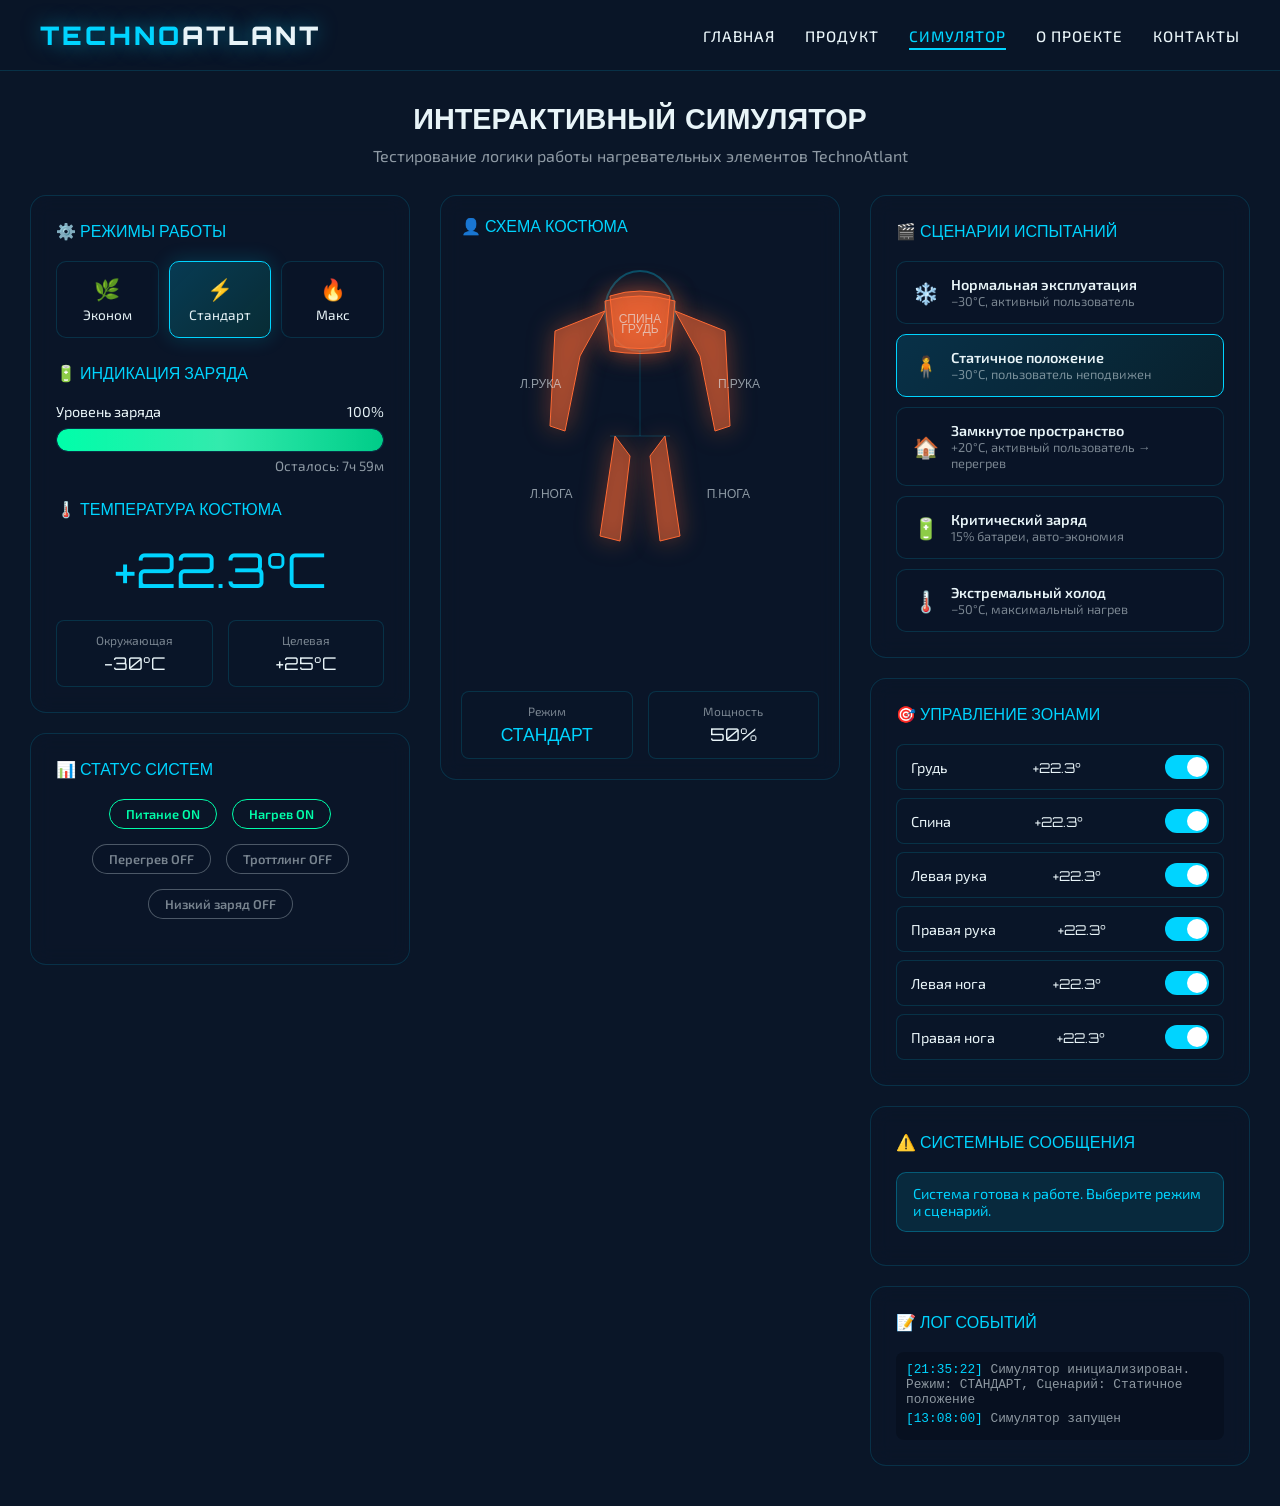
<file: 12/simulator.html>
<!DOCTYPE html>
<html lang="ru">
<head>
    <meta charset="UTF-8">
    <meta name="viewport" content="width=device-width, initial-scale=1.0">
    <title>TechnoAtlant — Симулятор нагревательных элементов</title>
    <link href="https://fonts.googleapis.com/css2?family=Orbitron:wght@400;500;700;900&family=Exo+2:wght@300;400;500;600;700&display=swap" rel="stylesheet">
    <style>
        * { margin: 0; padding: 0; box-sizing: border-box; }
        :root {
            --ice-blue: #a8d8ea;
            --deep-blue: #0a1628;
            --arctic-white: #e8f4f8;
            --frost-cyan: #00d4ff;
            --aurora-green: #00ffaa;
            --warning-orange: #ff6b35;
            --danger-red: #ff2d55;
            --glass: rgba(10, 22, 40, 0.9);
            --glass-border: rgba(0, 212, 255, 0.15);
            --heat-low: #4a90d9;
            --heat-med: #ff6b35;
            --heat-high: #ff2d55;
        }
        body {
            font-family: 'Exo 2', sans-serif;
            background: var(--deep-blue);
            color: var(--arctic-white);
            overflow-x: hidden; min-height: 100vh;
        }
        /* Navigation */
        nav {
            position: fixed; top: 0; left: 0; width: 100%;
            background: rgba(10, 22, 40, 0.95);
            backdrop-filter: blur(20px);
            border-bottom: 1px solid var(--glass-border);
            z-index: 1000; padding: 0 40px;
        }
        .nav-container {
            max-width: 1400px; margin: 0 auto;
            display: flex; justify-content: space-between; align-items: center;
            height: 70px;
        }
        .logo {
            font-family: 'Orbitron', sans-serif;
            font-size: 1.6rem; font-weight: 900;
            color: var(--frost-cyan);
            text-shadow: 0 0 20px rgba(0, 212, 255, 0.5);
            letter-spacing: 3px;
        }
        .logo span { color: var(--arctic-white); }
        .nav-links {
            display: flex; gap: 30px; list-style: none;
        }
        .nav-links a {
            color: var(--arctic-white); text-decoration: none;
            font-weight: 500; font-size: 0.95rem;
            transition: all 0.3s; position: relative;
            letter-spacing: 1px; text-transform: uppercase;
        }
        .nav-links a::after {
            content: ''; position: absolute; bottom: -5px; left: 0;
            width: 0; height: 2px; background: var(--frost-cyan);
            transition: width 0.3s;
        }
        .nav-links a:hover { color: var(--frost-cyan); }
        .nav-links a:hover::after { width: 100%; }
        .nav-links a.active { color: var(--frost-cyan); }
        .nav-links a.active::after { width: 100%; }

        /* Main content */
        .main-content {
            padding: 100px 30px 40px; max-width: 1600px; margin: 0 auto;
        }
        .page-title {
            font-family: 'Orbitron', sans-serif; font-size: 1.8rem;
            text-align: center; margin-bottom: 10px; color: var(--arctic-white);
        }
        .page-subtitle {
            text-align: center; color: rgba(232, 244, 248, 0.6);
            margin-bottom: 30px; font-size: 1rem;
        }

        /* Simulator grid */
        .simulator-grid {
            display: grid; grid-template-columns: 1fr 400px 1fr; gap: 30px;
            align-items: start;
        }
        @media (max-width: 1200px) {
            .simulator-grid { grid-template-columns: 1fr; }
        }

        /* Panel styling */
        .panel {
            background: var(--glass); border: 1px solid var(--glass-border);
            border-radius: 16px; padding: 25px;
            backdrop-filter: blur(10px);
        }
        .panel-title {
            font-family: 'Orbitron', sans-serif; font-size: 1rem;
            color: var(--frost-cyan); margin-bottom: 20px;
            display: flex; align-items: center; gap: 10px;
        }

        /* Suit visualization */
        .suit-display {
            display: flex; flex-direction: column; align-items: center;
            padding: 20px;
        }
        .suit-body {
            width: 260px; height: 420px;
            position: relative; margin: 0 auto;
        }
        .suit-svg {
            width: 100%; height: 100%;
        }
        .heat-zone-path {
            fill: rgba(0, 212, 255, 0.1);
            stroke: rgba(0, 212, 255, 0.3);
            stroke-width: 1;
            transition: all 0.5s ease;
        }
        .heat-zone-path.active-low {
            fill: rgba(74, 144, 217, 0.4);
            stroke: var(--heat-low);
            filter: drop-shadow(0 0 8px rgba(74, 144, 217, 0.6));
        }
        .heat-zone-path.active-med {
            fill: rgba(255, 107, 53, 0.5);
            stroke: var(--heat-med);
            filter: drop-shadow(0 0 12px rgba(255, 107, 53, 0.7));
        }
        .heat-zone-path.active-high {
            fill: rgba(255, 45, 85, 0.6);
            stroke: var(--heat-high);
            filter: drop-shadow(0 0 16px rgba(255, 45, 85, 0.8));
        }
        .heat-zone-path.overheat {
            fill: rgba(255, 0, 0, 0.7) !important;
            stroke: #ff0000 !important;
            animation: overheatFlash 0.5s ease-in-out infinite alternate;
        }
        @keyframes overheatFlash {
            from { filter: drop-shadow(0 0 20px rgba(255, 0, 0, 0.8)); }
            to { filter: drop-shadow(0 0 40px rgba(255, 0, 0, 1)); }
        }
        .zone-label {
            position: absolute; font-size: 0.75rem;
            color: rgba(232, 244, 248, 0.6);
            font-family: 'Orbitron', sans-serif;
        }
        .zone-temp {
            position: absolute; font-size: 0.8rem;
            font-family: 'Orbitron', sans-serif; font-weight: 700;
            transition: all 0.3s;
        }

        /* Mode selector */
        .mode-selector {
            display: flex; gap: 10px; margin-bottom: 25px;
        }
        .mode-btn {
            flex: 1; padding: 14px 10px; border-radius: 10px;
            border: 1px solid var(--glass-border); background: rgba(10, 22, 40, 0.6);
            color: var(--arctic-white); cursor: pointer;
            font-family: 'Exo 2', sans-serif; font-size: 0.85rem;
            transition: all 0.3s; text-align: center;
        }
        .mode-btn:hover { border-color: var(--frost-cyan); }
        .mode-btn.active {
            border-color: var(--frost-cyan);
            background: linear-gradient(135deg, rgba(0, 212, 255, 0.2), rgba(0, 255, 170, 0.1));
            box-shadow: 0 0 20px rgba(0, 212, 255, 0.2);
        }
        .mode-btn.active.eco { border-color: var(--aurora-green); box-shadow: 0 0 20px rgba(0, 255, 170, 0.2); }
        .mode-btn.active.std { border-color: var(--frost-cyan); box-shadow: 0 0 20px rgba(0, 212, 255, 0.2); }
        .mode-btn.active.max { border-color: var(--heat-high); box-shadow: 0 0 20px rgba(255, 45, 85, 0.2); }

        /* Battery */
        .battery-container { margin-bottom: 20px; }
        .battery-label {
            display: flex; justify-content: space-between;
            margin-bottom: 8px; font-size: 0.9rem;
        }
        .battery-bar {
            width: 100%; height: 24px;
            background: rgba(10, 22, 40, 0.6);
            border-radius: 12px; overflow: hidden;
            border: 1px solid var(--glass-border);
            position: relative;
        }
        .battery-fill {
            height: 100%; border-radius: 12px;
            transition: width 0.5s ease, background 0.5s ease;
            position: relative;
        }
        .battery-fill::after {
            content: ''; position: absolute; top: 0; left: 0; right: 0; bottom: 0;
            background: linear-gradient(90deg, transparent, rgba(255,255,255,0.2), transparent);
            animation: shimmer 2s infinite;
        }
        @keyframes shimmer {
            0% { transform: translateX(-100%); }
            100% { transform: translateX(100%); }
        }
        .battery-fill.good { background: linear-gradient(90deg, var(--aurora-green), #00cc88); }
        .battery-fill.medium { background: linear-gradient(90deg, var(--warning-orange), #ff8c42); }
        .battery-fill.low { background: linear-gradient(90deg, var(--danger-red), #ff5e3a); animation: pulseLow 1s infinite; }
        @keyframes pulseLow {
            0%, 100% { opacity: 1; }
            50% { opacity: 0.6; }
        }
        .battery-time {
            text-align: right; font-size: 0.85rem;
            color: rgba(232, 244, 248, 0.6); margin-top: 5px;
        }

        /* Temperature display */
        .temp-big {
            font-family: 'Orbitron', sans-serif; font-size: 3rem;
            text-align: center; margin: 20px 0;
            transition: color 0.3s;
        }
        .temp-big.normal { color: var(--frost-cyan); }
        .temp-big.warm { color: var(--warning-orange); }
        .temp-big.hot { color: var(--danger-red); animation: tempPulse 0.5s infinite; }
        @keyframes tempPulse {
            0%, 100% { opacity: 1; }
            50% { opacity: 0.7; }
        }
        .temp-info {
            display: grid; grid-template-columns: 1fr 1fr; gap: 15px;
            margin-top: 15px;
        }
        .temp-info-item {
            background: rgba(10, 22, 40, 0.5); padding: 12px;
            border-radius: 8px; text-align: center;
            border: 1px solid var(--glass-border);
        }
        .temp-info-item .label { font-size: 0.75rem; color: rgba(232, 244, 248, 0.5); }
        .temp-info-item .value {
            font-family: 'Orbitron', sans-serif; font-size: 1.1rem;
            margin-top: 5px;
        }

        /* Alerts */
        .alert-panel {
            margin-top: 20px; min-height: 60px;
        }
        .alert {
            padding: 12px 16px; border-radius: 10px;
            margin-bottom: 8px; font-size: 0.9rem;
            display: flex; align-items: center; gap: 10px;
            animation: alertIn 0.3s ease;
        }
        @keyframes alertIn {
            from { opacity: 0; transform: translateX(-10px); }
            to { opacity: 1; transform: translateX(0); }
        }
        .alert.warning {
            background: rgba(255, 107, 53, 0.15);
            border: 1px solid rgba(255, 107, 53, 0.4);
            color: var(--warning-orange);
        }
        .alert.danger {
            background: rgba(255, 45, 85, 0.15);
            border: 1px solid rgba(255, 45, 85, 0.4);
            color: var(--danger-red);
            animation: alertIn 0.3s ease, alertPulse 1s infinite;
        }
        .alert.info {
            background: rgba(0, 212, 255, 0.1);
            border: 1px solid rgba(0, 212, 255, 0.3);
            color: var(--frost-cyan);
        }
        .alert.success {
            background: rgba(0, 255, 170, 0.1);
            border: 1px solid rgba(0, 255, 170, 0.3);
            color: var(--aurora-green);
        }
        @keyframes alertPulse {
            0%, 100% { box-shadow: 0 0 10px rgba(255, 45, 85, 0.2); }
            50% { box-shadow: 0 0 20px rgba(255, 45, 85, 0.4); }
        }

        /* Scenario buttons */
        .scenario-btns {
            display: flex; flex-direction: column; gap: 10px;
        }
        .scenario-btn {
            padding: 14px 16px; border-radius: 10px;
            border: 1px solid var(--glass-border);
            background: rgba(10, 22, 40, 0.6);
            color: var(--arctic-white); cursor: pointer;
            font-family: 'Exo 2', sans-serif; font-size: 0.9rem;
            transition: all 0.3s; text-align: left;
            display: flex; align-items: center; gap: 12px;
        }
        .scenario-btn:hover { border-color: var(--frost-cyan); background: rgba(0, 212, 255, 0.05); }
        .scenario-btn.active {
            border-color: var(--frost-cyan);
            background: linear-gradient(135deg, rgba(0, 212, 255, 0.15), rgba(0, 255, 170, 0.05));
        }
        .scenario-btn .icon { font-size: 1.3rem; }

        /* Zone toggles */
        .zone-toggles {
            display: flex; flex-direction: column; gap: 8px;
        }
        .zone-toggle {
            display: flex; justify-content: space-between; align-items: center;
            padding: 10px 14px; border-radius: 8px;
            background: rgba(10, 22, 40, 0.5);
            border: 1px solid var(--glass-border);
        }
        .zone-toggle-name { font-size: 0.9rem; }
        .toggle-switch {
            width: 44px; height: 24px; border-radius: 12px;
            background: rgba(232, 244, 248, 0.2); cursor: pointer;
            position: relative; transition: all 0.3s;
        }
        .toggle-switch.on { background: var(--frost-cyan); }
        .toggle-switch::after {
            content: ''; position: absolute; top: 2px; left: 2px;
            width: 20px; height: 20px; border-radius: 50%;
            background: white; transition: all 0.3s;
        }
        .toggle-switch.on::after { left: 22px; }
        .zone-temp-mini {
            font-family: 'Orbitron', sans-serif; font-size: 0.85rem;
            width: 50px; text-align: right;
        }

        /* Log */
        .log-panel {
            max-height: 200px; overflow-y: auto;
            font-size: 0.8rem; color: rgba(232, 244, 248, 0.6);
            padding: 10px;
            background: rgba(0, 0, 0, 0.2); border-radius: 8px;
            font-family: 'Courier New', monospace;
        }
        .log-entry { margin-bottom: 4px; }
        .log-time { color: var(--frost-cyan); }

        /* Status indicator */
        .status-bar {
            display: flex; gap: 15px; flex-wrap: wrap;
            justify-content: center; margin-bottom: 20px;
        }
        .status-pill {
            padding: 6px 16px; border-radius: 20px;
            font-size: 0.8rem; font-weight: 600;
            border: 1px solid var(--glass-border);
            background: rgba(10, 22, 40, 0.6);
        }
        .status-pill.on { border-color: var(--aurora-green); color: var(--aurora-green); }
        .status-pill.off { border-color: rgba(232, 244, 248, 0.3); color: rgba(232, 244, 248, 0.5); }
        .status-pill.warn { border-color: var(--warning-orange); color: var(--warning-orange); }
        .status-pill.crit { border-color: var(--danger-red); color: var(--danger-red); animation: critPulse 0.8s infinite; }
        @keyframes critPulse {
            0%, 100% { opacity: 1; }
            50% { opacity: 0.5; }
        }

        /* Responsive */
        @media (max-width: 1200px) {
            .simulator-grid { grid-template-columns: 1fr; }
            .nav-links { display: none; }
        }
        @media (max-width: 600px) {
            .suit-body { width: 200px; height: 320px; }
            .temp-big { font-size: 2rem; }
        }
    </style>
</head>
<body>
    <nav>
        <div class="nav-container">
            <div class="logo">TECHNO<span>ATLANT</span></div>
            <ul class="nav-links">
                <li><a href="index.html">Главная</a></li>
                <li><a href="product.html">Продукт</a></li>
                <li><a href="simulator.html" class="active">Симулятор</a></li>
                <li><a href="about.html">О проекте</a></li>
                <li><a href="contacts.html">Контакты</a></li>
            </ul>
        </div>
    </nav>

    <div class="main-content">
        <h1 class="page-title">ИНТЕРАКТИВНЫЙ СИМУЛЯТОР</h1>
        <p class="page-subtitle">Тестирование логики работы нагревательных элементов TechnoAtlant</p>

        <div class="simulator-grid">
            <!-- LEFT PANEL: Controls -->
            <div class="left-column">
                <div class="panel">
                    <div class="panel-title">⚙️ РЕЖИМЫ РАБОТЫ</div>
                    <div class="mode-selector">
                        <button class="mode-btn" data-mode="eco" onclick="setMode('eco')">
                            <div style="font-size:1.3rem;margin-bottom:4px">🌿</div>
                            Эконом
                        </button>
                        <button class="mode-btn active std" data-mode="std" onclick="setMode('std')">
                            <div style="font-size:1.3rem;margin-bottom:4px">⚡</div>
                            Стандарт
                        </button>
                        <button class="mode-btn" data-mode="max" onclick="setMode('max')">
                            <div style="font-size:1.3rem;margin-bottom:4px">🔥</div>
                            Макс
                        </button>
                    </div>

                    <div class="panel-title" style="margin-top:25px">🔋 ИНДИКАЦИЯ ЗАРЯДА</div>
                    <div class="battery-container">
                        <div class="battery-label">
                            <span>Уровень заряда</span>
                            <span id="battery-pct">100%</span>
                        </div>
                        <div class="battery-bar">
                            <div class="battery-fill good" id="battery-fill" style="width:100%"></div>
                        </div>
                        <div class="battery-time" id="battery-time">Осталось: 8ч 00м</div>
                    </div>

                    <div class="panel-title" style="margin-top:25px">🌡️ ТЕМПЕРАТУРА КОСТЮМА</div>
                    <div class="temp-big normal" id="main-temp">+25.0°C</div>
                    <div class="temp-info">
                        <div class="temp-info-item">
                            <div class="label">Окружающая</div>
                            <div class="value" id="ambient-temp">−30°C</div>
                        </div>
                        <div class="temp-info-item">
                            <div class="label">Целевая</div>
                            <div class="value" id="target-temp">+25°C</div>
                        </div>
                    </div>
                </div>

                <div class="panel" style="margin-top:20px">
                    <div class="panel-title">📊 СТАТУС СИСТЕМ</div>
                    <div class="status-bar" id="status-bar">
                        <span class="status-pill on" id="st-power">Питание ON</span>
                        <span class="status-pill on" id="st-heat">Нагрев ON</span>
                        <span class="status-pill off" id="st-overheat">Перегрев OFF</span>
                        <span class="status-pill off" id="st-throttle">Троттлинг OFF</span>
                        <span class="status-pill off" id="st-lowbat">Низкий заряд OFF</span>
                    </div>
                </div>
            </div>

            <!-- CENTER: Suit visualization -->
            <div class="panel suit-display">
                <div class="panel-title" style="align-self:stretch">👤 СХЕМА КОСТЮМА</div>
                <div class="suit-body">
                    <svg class="suit-svg" viewBox="0 0 260 420">
                        <!-- Body outline -->
                        <ellipse cx="130" cy="55" rx="35" ry="40" fill="none" stroke="rgba(0,212,255,0.3)" stroke-width="2"/>
                        <!-- Chest zone -->
                        <path id="zone-chest" class="heat-zone-path" d="M 95 45 Q 130 35 165 45 L 160 95 Q 130 100 100 95 Z"/>
                        <!-- Back zone -->
                        <path id="zone-back" class="heat-zone-path" d="M 100 40 Q 130 30 160 40 L 155 90 Q 130 95 105 90 Z"/>
                        <!-- Left arm -->
                        <path id="zone-arm-l" class="heat-zone-path" d="M 95 55 L 45 75 L 40 170 L 55 175 L 70 100 Z"/>
                        <!-- Right arm -->
                        <path id="zone-arm-r" class="heat-zone-path" d="M 165 55 L 215 75 L 220 170 L 205 175 L 190 100 Z"/>
                        <!-- Left leg -->
                        <path id="zone-leg-l" class="heat-zone-path" d="M 105 180 L 90 280 L 110 285 L 120 200 Z"/>
                        <!-- Right leg -->
                        <path id="zone-leg-r" class="heat-zone-path" d="M 155 180 L 170 280 L 150 285 L 140 200 Z"/>
                        <!-- Body lines -->
                        <line x1="130" y1="95" x2="130" y2="180" stroke="rgba(0,212,255,0.2)" stroke-width="1"/>
                        <line x1="100" y1="180" x2="160" y2="180" stroke="rgba(0,212,255,0.2)" stroke-width="1"/>
                    </svg>
                    <div class="zone-label" style="top:65px;left:50%;transform:translateX(-50%)">ГРУДЬ</div>
                    <div class="zone-label" style="top:55px;left:50%;transform:translateX(-50%)">СПИНА</div>
                    <div class="zone-label" style="top:120px;left:10px">Л.РУКА</div>
                    <div class="zone-label" style="top:120px;right:10px">П.РУКА</div>
                    <div class="zone-label" style="top:230px;left:20px">Л.НОГА</div>
                    <div class="zone-label" style="top:230px;right:20px">П.НОГА</div>
                </div>
                <div class="temp-info" style="width:100%;margin-top:15px">
                    <div class="temp-info-item">
                        <div class="label">Режим</div>
                        <div class="value" id="mode-display" style="color:var(--frost-cyan)">СТАНДАРТ</div>
                    </div>
                    <div class="temp-info-item">
                        <div class="label">Мощность</div>
                        <div class="value" id="power-display">50%</div>
                    </div>
                </div>
            </div>

            <!-- RIGHT PANEL: Scenarios & Zones -->
            <div class="right-column">
                <div class="panel">
                    <div class="panel-title">🎬 СЦЕНАРИИ ИСПЫТАНИЙ</div>
                    <div class="scenario-btns">
                        <button class="scenario-btn" id="sc-normal" onclick="setScenario('normal')">
                            <span class="icon">❄️</span>
                            <div>
                                <div style="font-weight:600">Нормальная эксплуатация</div>
                                <div style="font-size:0.8rem;color:rgba(232,244,248,0.5)">−30°C, активный пользователь</div>
                            </div>
                        </button>
                        <button class="scenario-btn active" id="sc-static" onclick="setScenario('static')">
                            <span class="icon">🧍</span>
                            <div>
                                <div style="font-weight:600">Статичное положение</div>
                                <div style="font-size:0.8rem;color:rgba(232,244,248,0.5)">−30°C, пользователь неподвижен</div>
                            </div>
                        </button>
                        <button class="scenario-btn" id="sc-enclosed" onclick="setScenario('enclosed')">
                            <span class="icon">🏠</span>
                            <div>
                                <div style="font-weight:600">Замкнутое пространство</div>
                                <div style="font-size:0.8rem;color:rgba(232,244,248,0.5)">+20°C, активный пользователь → перегрев</div>
                            </div>
                        </button>
                        <button class="scenario-btn" id="sc-lowbat" onclick="setScenario('lowbat')">
                            <span class="icon">🔋</span>
                            <div>
                                <div style="font-weight:600">Критический заряд</div>
                                <div style="font-size:0.8rem;color:rgba(232,244,248,0.5)">15% батареи, авто-экономия</div>
                            </div>
                        </button>
                        <button class="scenario-btn" id="sc-extreme" onclick="setScenario('extreme')">
                            <span class="icon">🌡️</span>
                            <div>
                                <div style="font-weight:600">Экстремальный холод</div>
                                <div style="font-size:0.8rem;color:rgba(232,244,248,0.5)">−50°C, максимальный нагрев</div>
                            </div>
                        </button>
                    </div>
                </div>

                <div class="panel" style="margin-top:20px">
                    <div class="panel-title">🎯 УПРАВЛЕНИЕ ЗОНАМИ</div>
                    <div class="zone-toggles" id="zone-toggles">
                        <div class="zone-toggle">
                            <span class="zone-toggle-name">Грудь</span>
                            <span class="zone-temp-mini" id="temp-chest">+25°</span>
                            <div class="toggle-switch on" data-zone="chest" onclick="toggleZone(this)"></div>
                        </div>
                        <div class="zone-toggle">
                            <span class="zone-toggle-name">Спина</span>
                            <span class="zone-temp-mini" id="temp-back">+25°</span>
                            <div class="toggle-switch on" data-zone="back" onclick="toggleZone(this)"></div>
                        </div>
                        <div class="zone-toggle">
                            <span class="zone-toggle-name">Левая рука</span>
                            <span class="zone-temp-mini" id="temp-arm-l">+25°</span>
                            <div class="toggle-switch on" data-zone="arm-l" onclick="toggleZone(this)"></div>
                        </div>
                        <div class="zone-toggle">
                            <span class="zone-toggle-name">Правая рука</span>
                            <span class="zone-temp-mini" id="temp-arm-r">+25°</span>
                            <div class="toggle-switch on" data-zone="arm-r" onclick="toggleZone(this)"></div>
                        </div>
                        <div class="zone-toggle">
                            <span class="zone-toggle-name">Левая нога</span>
                            <span class="zone-temp-mini" id="temp-leg-l">+25°</span>
                            <div class="toggle-switch on" data-zone="leg-l" onclick="toggleZone(this)"></div>
                        </div>
                        <div class="zone-toggle">
                            <span class="zone-toggle-name">Правая нога</span>
                            <span class="zone-temp-mini" id="temp-leg-r">+25°</span>
                            <div class="toggle-switch on" data-zone="leg-r" onclick="toggleZone(this)"></div>
                        </div>
                    </div>
                </div>

                <div class="panel" style="margin-top:20px">
                    <div class="panel-title">⚠️ СИСТЕМНЫЕ СООБЩЕНИЯ</div>
                    <div class="alert-panel" id="alert-panel">
                        <div class="alert info">Система готова к работе. Выберите режим и сценарий.</div>
                    </div>
                </div>

                <div class="panel" style="margin-top:20px">
                    <div class="panel-title">📝 ЛОГ СОБЫТИЙ</div>
                    <div class="log-panel" id="log-panel">
                        <div class="log-entry"><span class="log-time">[13:08:00]</span> Симулятор запущен</div>
                    </div>
                </div>
            </div>
        </div>
    </div>

    <script>
        // State
        let state = {
            mode: 'std',
            scenario: 'static',
            battery: 100,
            zones: { chest: true, back: true, 'arm-l': true, 'arm-r': true, 'leg-l': true, 'leg-r': true },
            temps: { chest: 25, back: 25, 'arm-l': 25, 'arm-r': 25, 'leg-l': 25, 'leg-r': 25 },
            ambient: -30,
            target: 25,
            overheat: false,
            throttle: false,
            lowBattery: false,
            simTime: 0
        };

        const modeConfig = {
            eco: { power: 30, drain: 0.8, color: 'var(--aurora-green)', label: 'ЭКОНОМ', maxTemp: 30 },
            std: { power: 50, drain: 1.5, color: 'var(--frost-cyan)', label: 'СТАНДАРТ', maxTemp: 40 },
            max: { power: 80, drain: 3.0, color: 'var(--heat-high)', label: 'МАКСИМУМ', maxTemp: 50 }
        };

        const scenarioConfig = {
            normal: { ambient: -30, activityBonus: 3, label: 'Активный пользователь' },
            static: { ambient: -30, activityBonus: 0, label: 'Статичное положение' },
            enclosed: { ambient: 20, activityBonus: 8, label: 'Замкнутое пространство' },
            lowbat: { ambient: -30, activityBonus: 0, label: 'Критический заряд' },
            extreme: { ambient: -50, activityBonus: 0, label: 'Экстремальный холод' }
        };

        let simInterval = null;

        function log(msg) {
            const now = new Date();
            const time = now.toTimeString().slice(0, 8);
            const panel = document.getElementById('log-panel');
            const entry = document.createElement('div');
            entry.className = 'log-entry';
            entry.innerHTML = `<span class="log-time">[${time}]</span> ${msg}`;
            panel.insertBefore(entry, panel.firstChild);
            if (panel.children.length > 20) panel.removeChild(panel.lastChild);
        }

        function showAlert(text, type) {
            const panel = document.getElementById('alert-panel');
            const alert = document.createElement('div');
            alert.className = `alert ${type}`;
            alert.textContent = text;
            panel.insertBefore(alert, panel.firstChild);
            if (panel.children.length > 4) panel.removeChild(panel.lastChild);
        }

        function clearAlerts() {
            document.getElementById('alert-panel').innerHTML = '';
        }

        function setMode(mode) {
            state.mode = mode;
            document.querySelectorAll('.mode-btn').forEach(b => b.classList.remove('active', 'eco', 'std', 'max'));
            document.querySelector(`.mode-btn[data-mode="${mode}"]`).classList.add('active', mode);
            document.getElementById('mode-display').textContent = modeConfig[mode].label;
            document.getElementById('mode-display').style.color = modeConfig[mode].color;
            document.getElementById('power-display').textContent = modeConfig[mode].power + '%';
            log(`Режим изменён: ${modeConfig[mode].label}`);
            updateSimulation();
        }

        function setScenario(sc) {
            state.scenario = sc;
            document.querySelectorAll('.scenario-btn').forEach(b => b.classList.remove('active'));
            document.getElementById('sc-' + sc).classList.add('active');
            state.ambient = scenarioConfig[sc].ambient;
            document.getElementById('ambient-temp').textContent = (state.ambient > 0 ? '+' : '') + state.ambient + '°C';

            if (sc === 'lowbat') {
                state.battery = 15;
                state.mode = 'eco';
                setMode('eco');
                showAlert('Критический заряд! Активирован режим экономии.', 'danger');
                log('Активирован сценарий: критический заряд (15%)');
            } else if (sc === 'extreme') {
                state.mode = 'max';
                setMode('max');
                showAlert('Экстремальный холод! Максимальный нагрев активирован.', 'warning');
                log('Активирован сценарий: экстремальный холод (−50°C)');
            } else if (sc === 'enclosed') {
                showAlert('Высокая температура окружающей среды. Внимание: риск перегрева!', 'warning');
                log('Активирован сценарий: замкнутое пространство (+20°C)');
            } else {
                log(`Активирован сценарий: ${scenarioConfig[sc].label}`);
            }
            updateSimulation();
        }

        function toggleZone(el) {
            const zone = el.dataset.zone;
            state.zones[zone] = !state.zones[zone];
            el.classList.toggle('on');
            log(`Зона ${zone}: ${state.zones[zone] ? 'ВКЛ' : 'ВЫКЛ'}`);
            updateSimulation();
        }

        function updateZonesVisual() {
            const mc = modeConfig[state.mode];
            const zoneClass = state.mode === 'eco' ? 'active-low' : state.mode === 'std' ? 'active-med' : 'active-high';

            Object.keys(state.zones).forEach(zone => {
                const el = document.getElementById('zone-' + zone);
                if (!el) return;
                el.classList.remove('active-low', 'active-med', 'active-high', 'overheat');
                if (state.zones[zone]) {
                    if (state.overheat) {
                        el.classList.add('overheat');
                    } else {
                        el.classList.add(zoneClass);
                    }
                }
            });
        }

        function updateTemps() {
            const mc = modeConfig[state.mode];
            const sc = scenarioConfig[state.scenario];
            let maxTemp = 0;

            Object.keys(state.zones).forEach(zone => {
                if (!state.zones[zone]) {
                    state.temps[zone] = state.ambient;
                } else {
                    let target = state.target;
                    if (state.scenario === 'enclosed') {
                        target += sc.activityBonus;
                    }
                    let heatPower = mc.power / 100;
                    if (state.throttle) heatPower *= 0.3;
                    if (state.lowBattery) heatPower *= 0.5;

                    let newTemp = state.ambient + (target - state.ambient) * heatPower;
                    if (state.scenario === 'enclosed') {
                        newTemp += sc.activityBonus * heatPower;
                    }
                    // Smooth transition
                    state.temps[zone] = state.temps[zone] + (newTemp - state.temps[zone]) * 0.1;
                }
                if (state.temps[zone] > maxTemp) maxTemp = state.temps[zone];
                document.getElementById('temp-' + zone).textContent = 
                    (state.temps[zone] > 0 ? '+' : '') + state.temps[zone].toFixed(1) + '°';
            });

            // Update main temp display
            const mainTemp = document.getElementById('main-temp');
            mainTemp.textContent = (maxTemp > 0 ? '+' : '') + maxTemp.toFixed(1) + '°C';
            if (maxTemp > 45) {
                mainTemp.className = 'temp-big hot';
            } else if (maxTemp > 35) {
                mainTemp.className = 'temp-big warm';
            } else {
                mainTemp.className = 'temp-big normal';
            }

            return maxTemp;
        }

        function updateBattery() {
            const mc = modeConfig[state.mode];
            let activeZones = Object.values(state.zones).filter(z => z).length;
            let drain = (mc.drain * activeZones / 6) * 0.05;

            if (state.scenario === 'lowbat') {
                state.battery = Math.max(0, state.battery - drain * 3);
            } else {
                state.battery = Math.max(0, state.battery - drain);
            }

            const pct = Math.round(state.battery);
            document.getElementById('battery-pct').textContent = pct + '%';
            document.getElementById('battery-fill').style.width = pct + '%';

            const fill = document.getElementById('battery-fill');
            fill.classList.remove('good', 'medium', 'low');
            if (pct > 50) fill.classList.add('good');
            else if (pct > 20) fill.classList.add('medium');
            else fill.classList.add('low');

            const hours = Math.floor(state.battery / 12.5);
            const mins = Math.floor((state.battery % 12.5) * 4.8);
            document.getElementById('battery-time').textContent = `Осталось: ${hours}ч ${mins.toString().padStart(2,'0')}м`;

            // Low battery warning
            if (pct <= 20 && !state.lowBattery) {
                state.lowBattery = true;
                showAlert('Низкий заряд батареи! Рекомендуется включить режим экономии.', 'warning');
                log('ВНИМАНИЕ: Низкий заряд батареи (' + pct + '%)');
            } else if (pct > 25) {
                state.lowBattery = false;
            }

            // Critical battery
            if (pct <= 5 && state.battery > 0) {
                showAlert('КРИТИЧЕСКИЙ ЗАРЯД! Система будет отключена.', 'danger');
                log('КРИТИЧЕСКИЙ ЗАРЯД! Отключение нагрева...');
                Object.keys(state.zones).forEach(z => state.zones[z] = false);
                document.querySelectorAll('.toggle-switch').forEach(el => el.classList.remove('on'));
            }
        }

        function updateStatus(maxTemp) {
            const mc = modeConfig[state.mode];

            // Overheat detection
            if (maxTemp > 45 && !state.overheat) {
                state.overheat = true;
                showAlert('ПЕРЕГРЕВ! Температура превысила 45°C. Активирована защита.', 'danger');
                log('ПЕРЕГРЕВ ЗАФИКСИРОВАН! Троттлинг активирован.');
            } else if (maxTemp < 40 && state.overheat) {
                state.overheat = false;
                showAlert('Температура нормализована. Защита отключена.', 'success');
                log('Температура нормализована. Защита отключена.');
            }

            // Throttling
            if (state.overheat && !state.throttle) {
                state.throttle = true;
                showAlert('Троттлинг активирован. Мощность снижена до 30%.', 'warning');
            } else if (!state.overheat && state.throttle) {
                state.throttle = false;
            }

            // Update status pills
            document.getElementById('st-power').className = 'status-pill ' + (state.battery > 0 ? 'on' : 'off');
            document.getElementById('st-power').textContent = 'Питание ' + (state.battery > 0 ? 'ON' : 'OFF');

            const activeZones = Object.values(state.zones).filter(z => z).length;
            document.getElementById('st-heat').className = 'status-pill ' + (activeZones > 0 ? 'on' : 'off');
            document.getElementById('st-heat').textContent = 'Нагрев ' + (activeZones > 0 ? 'ON' : 'OFF');

            document.getElementById('st-overheat').className = 'status-pill ' + (state.overheat ? 'crit' : 'off');
            document.getElementById('st-overheat').textContent = 'Перегрев ' + (state.overheat ? 'ON' : 'OFF');

            document.getElementById('st-throttle').className = 'status-pill ' + (state.throttle ? 'warn' : 'off');
            document.getElementById('st-throttle').textContent = 'Троттлинг ' + (state.throttle ? 'ON' : 'OFF');

            document.getElementById('st-lowbat').className = 'status-pill ' + (state.lowBattery ? 'warn' : 'off');
            document.getElementById('st-lowbat').textContent = 'Низкий заряд ' + (state.lowBattery ? 'ON' : 'OFF');
        }

        function updateSimulation() {
            const maxTemp = updateTemps();
            updateBattery();
            updateStatus(maxTemp);
            updateZonesVisual();
        }

        function startSimulation() {
            if (simInterval) clearInterval(simInterval);
            simInterval = setInterval(() => {
                state.simTime++;
                updateSimulation();
            }, 1000);
        }

        // Initialize
        startSimulation();
        log('Симулятор инициализирован. Режим: СТАНДАРТ, Сценарий: Статичное положение');
    </script>
</body>
</html>
</file>
<file: TechnoAtlant/style.css>
/* ======== БАЗОВЫЕ СТИЛИ ======== */
* {
    margin: 0;
    padding: 0;
    box-sizing: border-box;
}

body {
    font-family: 'Exo 2', sans-serif;
    background: linear-gradient(135deg, #0a1628 0%, #1a2a4a 50%, #0d1b2a 100%);
    min-height: 100vh;
    color: #e0e8ff;
    overflow-x: hidden;
}

/* ======== АУРОРА (СЕВЕРНОЕ СИЯНИЕ) ======== */
.aurora-bg {
    position: fixed;
    top: 0;
    left: 0;
    width: 100%;
    height: 100%;
    pointer-events: none;
    z-index: 0;
    overflow: hidden;
}

.aurora-bg::before {
    content: '';
    position: absolute;
    top: -50%;
    left: -50%;
    width: 200%;
    height: 200%;
    background: 
        radial-gradient(ellipse at 20% 20%, rgba(0, 255, 200, 0.08) 0%, transparent 50%),
        radial-gradient(ellipse at 80% 30%, rgba(0, 180, 255, 0.06) 0%, transparent 50%),
        radial-gradient(ellipse at 50% 80%, rgba(100, 200, 255, 0.05) 0%, transparent 50%);
    animation: auroraMove 15s ease-in-out infinite alternate;
}

@keyframes auroraMove {
    0% { transform: translate(-10%, -10%) rotate(0deg); }
    100% { transform: translate(10%, 10%) rotate(5deg); }
}

/* ======== СНЕЖИНКИ ======== */
.snowflake {
    position: fixed;
    color: rgba(255, 255, 255, 0.3);
    font-size: 1em;
    animation: fall linear infinite;
    pointer-events: none;
    z-index: 1;
}

@keyframes fall {
    0% { transform: translateY(-10vh) rotate(0deg); opacity: 0; }
    10% { opacity: 1; }
    90% { opacity: 1; }
    100% { transform: translateY(110vh) rotate(360deg); opacity: 0; }
}

/* ======== ГЛАВНЫЙ КОНТЕЙНЕР ======== */
.main-container {
    position: relative;
    z-index: 2;
    max-width: 1400px;
    margin: 0 auto;
    padding: 20px;
}

/* ======== ШАПКА ======== */
.header {
    text-align: center;
    padding: 30px 0;
    margin-bottom: 20px;
}

.header h1 {
    font-family: 'Orbitron', sans-serif;
    font-size: 2.8em;
    font-weight: 900;
    background: linear-gradient(90deg, #00e5ff, #00ffc8, #00e5ff);
    background-size: 200% auto;
    -webkit-background-clip: text;
    -webkit-text-fill-color: transparent;
    animation: shimmer 3s linear infinite;
    text-shadow: 0 0 30px rgba(0, 229, 255, 0.3);
    letter-spacing: 2px;
}

.header .subtitle {
    font-size: 1.2em;
    color: #88aacc;
    margin-top: 10px;
    font-weight: 300;
}

@keyframes shimmer {
    0% { background-position: 0% center; }
    100% { background-position: 200% center; }
}

/* ======== СЕТКА КОНТЕНТА ======== */
.content-grid {
    display: grid;
    grid-template-columns: 1fr 1.2fr 1fr;
    gap: 25px;
    align-items: start;
}

/* ======== ПАНЕЛИ ======== */
.panel {
    background: rgba(10, 25, 50, 0.7);
    border: 1px solid rgba(0, 200, 255, 0.2);
    border-radius: 20px;
    padding: 25px;
    backdrop-filter: blur(10px);
    box-shadow: 
        0 8px 32px rgba(0, 0, 0, 0.3),
        inset 0 1px 0 rgba(255, 255, 255, 0.05);
    transition: transform 0.3s ease, box-shadow 0.3s ease;
}

.panel:hover {
    transform: translateY(-3px);
    box-shadow: 
        0 12px 40px rgba(0, 0, 0, 0.4),
        0 0 20px rgba(0, 200, 255, 0.1),
        inset 0 1px 0 rgba(255, 255, 255, 0.08);
}

.panel-title {
    font-family: 'Orbitron', sans-serif;
    font-size: 1.1em;
    font-weight: 700;
    color: #00e5ff;
    margin-bottom: 20px;
    display: flex;
    align-items: center;
    gap: 10px;
}

.panel-title .icon {
    font-size: 1.3em;
}

/* ======== КОСТЮМ (SVG) ======== */
.suit-container {
    position: relative;
    display: flex;
    justify-content: center;
    align-items: center;
    min-height: 500px;
}

.suit-svg {
    width: 100%;
    max-width: 320px;
    filter: drop-shadow(0 0 20px rgba(0, 200, 255, 0.2));
}

.heat-zone {
    transition: all 0.5s ease;
    cursor: pointer;
}

.heat-zone:hover {
    filter: brightness(1.3);
}

/* ======== РЕЖИМЫ ======== */
.mode-buttons {
    display: flex;
    flex-direction: column;
    gap: 12px;
    margin-bottom: 25px;
}

.mode-btn {
    display: flex;
    align-items: center;
    gap: 15px;
    padding: 15px 20px;
    border: 2px solid rgba(0, 200, 255, 0.2);
    border-radius: 15px;
    background: rgba(0, 30, 60, 0.5);
    color: #a0c0e0;
    cursor: pointer;
    transition: all 0.3s ease;
    font-family: 'Exo 2', sans-serif;
    font-size: 1em;
    font-weight: 600;
    text-align: left;
}

.mode-btn:hover {
    border-color: rgba(0, 200, 255, 0.5);
    background: rgba(0, 50, 100, 0.5);
    transform: translateX(5px);
}

.mode-btn.active {
    border-color: #00e5ff;
    background: linear-gradient(135deg, rgba(0, 100, 150, 0.5), rgba(0, 50, 100, 0.5));
    color: #00e5ff;
    box-shadow: 0 0 20px rgba(0, 229, 255, 0.2);
}

.mode-btn .mode-icon {
    font-size: 1.5em;
    width: 40px;
    text-align: center;
}

.mode-btn .mode-info {
    display: flex;
    flex-direction: column;
}

.mode-btn .mode-name {
    font-weight: 700;
    font-size: 1.05em;
}

.mode-btn .mode-desc {
    font-size: 0.8em;
    font-weight: 400;
    opacity: 0.7;
}

/* ======== СЦЕНАРИИ ======== */
.scenario-buttons {
    display: flex;
    flex-direction: column;
    gap: 10px;
    margin-top: 20px;
}

.scenario-btn {
    padding: 12px 18px;
    border: 1px solid rgba(255, 107, 53, 0.3);
    border-radius: 12px;
    background: rgba(255, 107, 53, 0.1);
    color: #ff8c5a;
    cursor: pointer;
    transition: all 0.3s ease;
    font-family: 'Exo 2', sans-serif;
    font-size: 0.9em;
    font-weight: 600;
    text-align: left;
    display: flex;
    align-items: center;
    gap: 10px;
}

.scenario-btn:hover {
    background: rgba(255, 107, 53, 0.2);
    border-color: rgba(255, 107, 53, 0.5);
    transform: translateX(5px);
}

.scenario-btn.active {
    background: rgba(255, 107, 53, 0.3);
    border-color: #ff6b35;
    box-shadow: 0 0 15px rgba(255, 107, 53, 0.2);
}

/* ======== БАТАРЕЯ ======== */
.battery-section {
    margin-bottom: 25px;
}

.battery-header {
    display: flex;
    justify-content: space-between;
    align-items: center;
    margin-bottom: 10px;
}

.battery-label {
    font-size: 0.9em;
    color: #88aacc;
}

.battery-display {
    display: flex;
    align-items: center;
    gap: 15px;
    margin-bottom: 10px;
}

.battery-icon {
    width: 60px;
    height: 30px;
    border: 2px solid #444;
    border-radius: 5px;
    position: relative;
    padding: 3px;
    background: rgba(0, 0, 0, 0.3);
}

.battery-icon::after {
    content: '';
    position: absolute;
    right: -6px;
    top: 50%;
    transform: translateY(-50%);
    width: 4px;
    height: 12px;
    background: #444;
    border-radius: 0 2px 2px 0;
}

.battery-fill {
    height: 100%;
    border-radius: 2px;
    transition: all 0.5s ease;
    background: linear-gradient(90deg, #00ff88, #00cc66);
}

.battery-fill.low {
    background: linear-gradient(90deg, #ff4444, #cc3333);
}

.battery-fill.medium {
    background: linear-gradient(90deg, #ffaa00, #cc8800);
}

.battery-text {
    font-family: 'Orbitron', sans-serif;
    font-size: 1.5em;
    font-weight: 700;
}

.battery-text.critical {
    color: #ff4444;
    animation: blink 1s ease-in-out infinite;
}

@keyframes blink {
    0%, 100% { opacity: 1; }
    50% { opacity: 0.3; }
}

.battery-time {
    font-size: 0.85em;
    color: #88aacc;
    margin-top: 5px;
}

/* ======== ТЕМПЕРАТУРА ======== */
.temp-section {
    margin-bottom: 25px;
}

.temp-header {
    display: flex;
    justify-content: space-between;
    align-items: center;
    margin-bottom: 10px;
}

.temp-label {
    font-size: 0.9em;
    color: #88aacc;
}

.temp-display {
    display: flex;
    align-items: center;
    gap: 20px;
}

.temp-gauge {
    width: 120px;
    height: 120px;
    position: relative;
}

.temp-gauge svg {
    transform: rotate(-90deg);
}

.temp-gauge-bg {
    fill: none;
    stroke: rgba(255, 255, 255, 0.1);
    stroke-width: 10;
}

.temp-gauge-fill {
    fill: none;
    stroke-width: 10;
    stroke-linecap: round;
    transition: stroke-dashoffset 0.5s ease, stroke 0.5s ease;
}

.temp-value {
    position: absolute;
    top: 50%;
    left: 50%;
    transform: translate(-50%, -50%);
    font-family: 'Orbitron', sans-serif;
    font-size: 1.8em;
    font-weight: 900;
}

.temp-details {
    flex: 1;
}

.temp-detail-row {
    display: flex;
    justify-content: space-between;
    padding: 8px 0;
    border-bottom: 1px solid rgba(255, 255, 255, 0.05);
    font-size: 0.9em;
}

.temp-detail-row:last-child {
    border-bottom: none;
}

.temp-detail-label {
    color: #88aacc;
}

.temp-detail-value {
    font-weight: 600;
    color: #00e5ff;
}

/* ======== ТЕРМОМЕТР ======== */
.thermometer-visual {
    display: flex;
    align-items: flex-end;
    justify-content: center;
    gap: 15px;
    margin: 20px 0;
}

.thermometer-bar {
    width: 20px;
    height: 150px;
    background: rgba(0, 0, 0, 0.3);
    border-radius: 10px;
    position: relative;
    overflow: hidden;
    border: 1px solid rgba(255, 255, 255, 0.1);
}

.thermometer-fill {
    position: absolute;
    bottom: 0;
    left: 0;
    width: 100%;
    border-radius: 0 0 10px 10px;
    transition: height 0.5s ease, background 0.5s ease;
}

.thermometer-marks {
    display: flex;
    flex-direction: column;
    justify-content: space-between;
    height: 150px;
    font-size: 0.7em;
    color: #88aacc;
}

/* ======== АКТИВНОСТЬ ======== */
.activity-toggle {
    display: flex;
    align-items: center;
    justify-content: space-between;
    padding: 15px;
    background: rgba(0, 0, 0, 0.2);
    border-radius: 12px;
    margin-top: 15px;
    border: 1px solid rgba(255, 255, 255, 0.05);
}

.activity-toggle-label {
    font-size: 0.9em;
    color: #a0c0e0;
}

.toggle-switch {
    width: 50px;
    height: 26px;
    background: rgba(255, 255, 255, 0.1);
    border-radius: 13px;
    position: relative;
    cursor: pointer;
    transition: background 0.3s ease;
}

.toggle-switch.active {
    background: #00e5ff;
}

.toggle-switch::after {
    content: '';
    position: absolute;
    width: 22px;
    height: 22px;
    background: white;
    border-radius: 50%;
    top: 2px;
    left: 2px;
    transition: transform 0.3s ease;
    box-shadow: 0 2px 5px rgba(0, 0, 0, 0.2);
}

.toggle-switch.active::after {
    transform: translateX(24px);
}

/* ======== СТАТУС СИСТЕМЫ ======== */
.system-status {
    display: grid;
    grid-template-columns: repeat(2, 1fr);
    gap: 10px;
    margin-top: 20px;
}

.status-item {
    background: rgba(0, 0, 0, 0.2);
    border-radius: 10px;
    padding: 12px;
    text-align: center;
}

.status-item .status-label {
    font-size: 0.75em;
    color: #88aacc;
    margin-bottom: 5px;
}

.status-item .status-value {
    font-family: 'Orbitron', sans-serif;
    font-size: 1.1em;
    font-weight: 700;
    color: #00e5ff;
}

.status-item .status-value.warning {
    color: #ffaa00;
}

.status-item .status-value.danger {
    color: #ff4444;
}

/* ======== ПРОГРЕСС-БАР ======== */
.progress-bar {
    width: 100%;
    height: 6px;
    background: rgba(255, 255, 255, 0.05);
    border-radius: 3px;
    overflow: hidden;
    margin-top: 8px;
}

.progress-fill {
    height: 100%;
    border-radius: 3px;
    transition: width 0.5s ease, background 0.5s ease;
}

/* ======== ГРАФИК ======== */
.temp-chart {
    width: 100%;
    height: 120px;
    margin-top: 15px;
    position: relative;
}

.temp-chart canvas {
    width: 100%;
    height: 100%;
}

/* ======== УВЕДОМЛЕНИЯ ======== */
.alerts-section {
    min-height: 100px;
}

.alert-item {
    display: flex;
    align-items: center;
    gap: 10px;
    padding: 12px 15px;
    border-radius: 10px;
    margin-bottom: 8px;
    font-size: 0.9em;
    animation: slideIn 0.3s ease;
}

@keyframes slideIn {
    from { opacity: 0; transform: translateX(-20px); }
    to { opacity: 1; transform: translateX(0); }
}

.alert-warning {
    background: rgba(255, 170, 0, 0.15);
    border: 1px solid rgba(255, 170, 0, 0.3);
    color: #ffaa00;
}

.alert-danger {
    background: rgba(255, 68, 68, 0.15);
    border: 1px solid rgba(255, 68, 68, 0.3);
    color: #ff4444;
    animation: slideIn 0.3s ease, pulseAlert 1s ease-in-out infinite;
}

.alert-info {
    background: rgba(0, 200, 255, 0.15);
    border: 1px solid rgba(0, 200, 255, 0.3);
    color: #00e5ff;
}

@keyframes pulseAlert {
    0%, 100% { box-shadow: 0 0 5px rgba(255, 68, 68, 0.2); }
    50% { box-shadow: 0 0 15px rgba(255, 68, 68, 0.4); }
}

.alert-icon {
    font-size: 1.2em;
}

/* ======== ТРОТТЛИНГ ======== */
.throttling-indicator {
    display: none;
    align-items: center;
    gap: 10px;
    padding: 10px 15px;
    background: rgba(255, 0, 100, 0.15);
    border: 1px solid rgba(255, 0, 100, 0.4);
    border-radius: 10px;
    margin-top: 15px;
    color: #ff5090;
    font-weight: 600;
    font-size: 0.9em;
    animation: pulseAlert 1s ease-in-out infinite;
}

.throttling-indicator.visible {
    display: flex;
}

/* ======== ЛЕГЕНДА ЗОН ======== */
.zones-legend {
    display: flex;
    flex-wrap: wrap;
    gap: 8px;
    margin-top: 15px;
    justify-content: center;
}

.zone-legend-item {
    display: flex;
    align-items: center;
    gap: 5px;
    font-size: 0.8em;
    padding: 4px 10px;
    background: rgba(0, 0, 0, 0.2);
    border-radius: 15px;
    border: 1px solid rgba(255, 107, 53, 0.2);
}

.zone-legend-dot {
    width: 8px;
    height: 8px;
    border-radius: 50%;
    background: #ff6b35;
}

/* ======== ФУТЕР ======== */
.footer {
    text-align: center;
    padding: 30px;
    color: #557799;
    font-size: 0.85em;
    margin-top: 20px;
}

/* ======== АДАПТИВНОСТЬ ======== */
@media (max-width: 1100px) {
    .content-grid {
        grid-template-columns: 1fr;
    }
    .suit-container {
        min-height: 400px;
    }
}
</file>
